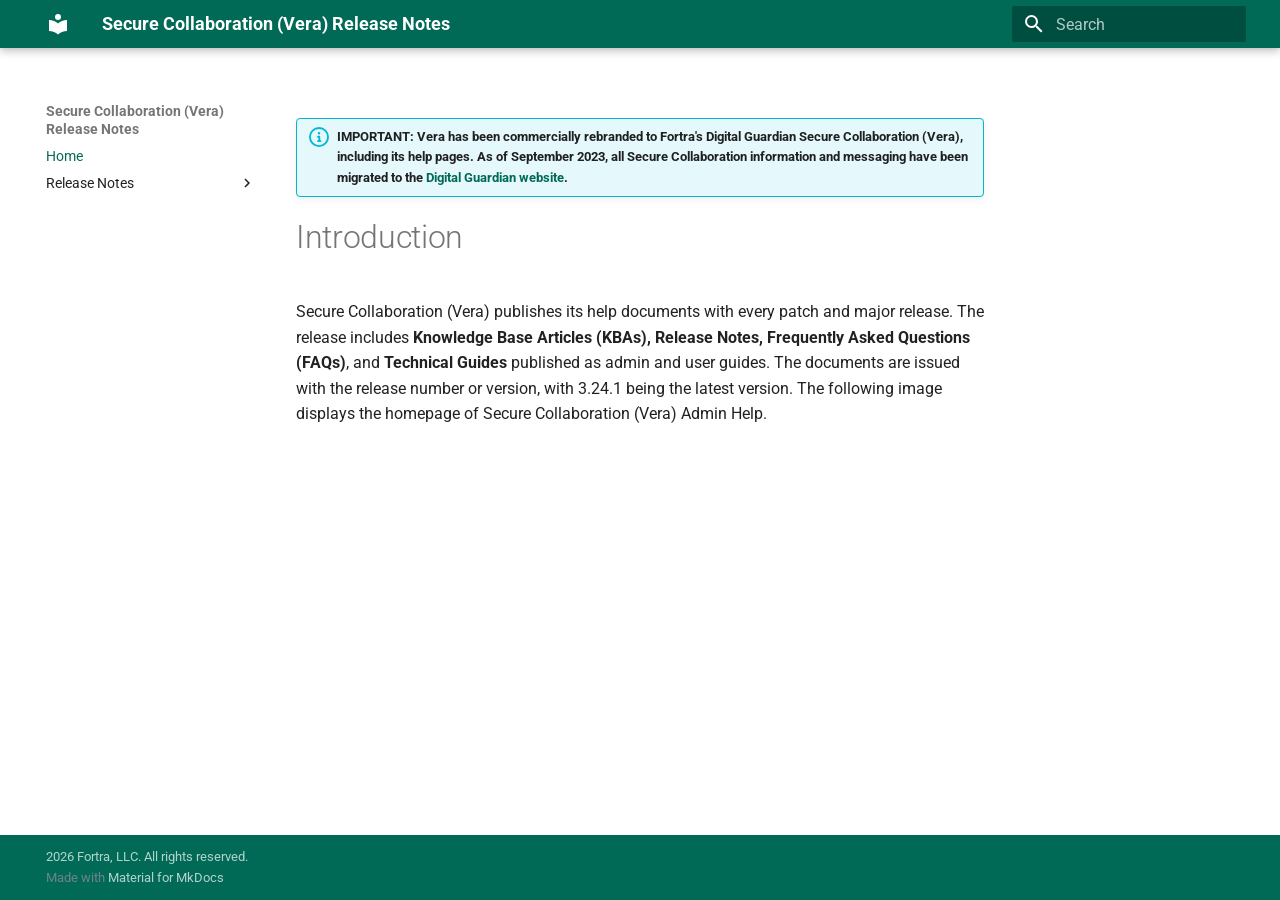
<file: index.html>
<!doctype html>
<html lang="en" class="no-js">
  <head>
    
      <meta charset="utf-8">
      <meta name="viewport" content="width=device-width,initial-scale=1">
      
      
      
      
      
        <link rel="next" href="release-notes/2026/3.25.0/">
      
      
        
      
      
      <link rel="icon" href="assets/images/favicon.png">
      <meta name="generator" content="mkdocs-1.6.1, mkdocs-material-9.7.4">
    
    
      
        <title>Secure Collaboration (Vera) Release Notes</title>
      
    
    
      <link rel="stylesheet" href="assets/stylesheets/main.484c7ddc.min.css">
      
      
  
  
    
      
      
    
  
    
      
      
    
  
    
      
      
    
  
    
      
      
    
  
    
      
      
    
  
    
      
      
    
  
    
      
      
    
  
    
      
      
    
  
    
      
      
    
  
    
      
      
    
  
    
      
      
    
  
    
      
      
    
  
  
  <style>:root{--md-admonition-icon--note:url('data:image/svg+xml;charset=utf-8,%3Csvg%20xmlns%3D%22http%3A//www.w3.org/2000/svg%22%20viewBox%3D%220%200%2016%2016%22%3E%3Cpath%20d%3D%22M1%207.775V2.75C1%201.784%201.784%201%202.75%201h5.025c.464%200%20.91.184%201.238.513l6.25%206.25a1.75%201.75%200%200%201%200%202.474l-5.026%205.026a1.75%201.75%200%200%201-2.474%200l-6.25-6.25A1.75%201.75%200%200%201%201%207.775m1.5%200c0%20.066.026.13.073.177l6.25%206.25a.25.25%200%200%200%20.354%200l5.025-5.025a.25.25%200%200%200%200-.354l-6.25-6.25a.25.25%200%200%200-.177-.073H2.75a.25.25%200%200%200-.25.25ZM6%205a1%201%200%201%201%200%202%201%201%200%200%201%200-2%22/%3E%3C/svg%3E');--md-admonition-icon--abstract:url('data:image/svg+xml;charset=utf-8,%3Csvg%20xmlns%3D%22http%3A//www.w3.org/2000/svg%22%20viewBox%3D%220%200%2016%2016%22%3E%3Cpath%20d%3D%22M2.5%201.75v11.5c0%20.138.112.25.25.25h3.17a.75.75%200%200%201%200%201.5H2.75A1.75%201.75%200%200%201%201%2013.25V1.75C1%20.784%201.784%200%202.75%200h8.5C12.216%200%2013%20.784%2013%201.75v7.736a.75.75%200%200%201-1.5%200V1.75a.25.25%200%200%200-.25-.25h-8.5a.25.25%200%200%200-.25.25m13.274%209.537zl-4.557%204.45a.75.75%200%200%201-1.055-.008l-1.943-1.95a.75.75%200%200%201%201.062-1.058l1.419%201.425%204.026-3.932a.75.75%200%201%201%201.048%201.074M4.75%204h4.5a.75.75%200%200%201%200%201.5h-4.5a.75.75%200%200%201%200-1.5M4%207.75A.75.75%200%200%201%204.75%207h2a.75.75%200%200%201%200%201.5h-2A.75.75%200%200%201%204%207.75%22/%3E%3C/svg%3E');--md-admonition-icon--info:url('data:image/svg+xml;charset=utf-8,%3Csvg%20xmlns%3D%22http%3A//www.w3.org/2000/svg%22%20viewBox%3D%220%200%2016%2016%22%3E%3Cpath%20d%3D%22M0%208a8%208%200%201%201%2016%200A8%208%200%200%201%200%208m8-6.5a6.5%206.5%200%201%200%200%2013%206.5%206.5%200%200%200%200-13M6.5%207.75A.75.75%200%200%201%207.25%207h1a.75.75%200%200%201%20.75.75v2.75h.25a.75.75%200%200%201%200%201.5h-2a.75.75%200%200%201%200-1.5h.25v-2h-.25a.75.75%200%200%201-.75-.75M8%206a1%201%200%201%201%200-2%201%201%200%200%201%200%202%22/%3E%3C/svg%3E');--md-admonition-icon--tip:url('data:image/svg+xml;charset=utf-8,%3Csvg%20xmlns%3D%22http%3A//www.w3.org/2000/svg%22%20viewBox%3D%220%200%2016%2016%22%3E%3Cpath%20d%3D%22M3.499.75a.75.75%200%200%201%201.5%200v.996C5.9%202.903%206.793%203.65%207.662%204.376l.24.202c-.036-.694.055-1.422.426-2.163C9.1.873%2010.794-.045%2012.622.26%2014.408.558%2016%201.94%2016%204.25c0%201.278-.954%202.575-2.44%202.734l.146.508.065.22c.203.701.412%201.455.476%202.226.142%201.707-.4%203.03-1.487%203.898C11.714%2014.671%2010.27%2015%208.75%2015h-6a.75.75%200%200%201%200-1.5h1.376a4.5%204.5%200%200%201-.563-1.191%203.84%203.84%200%200%201-.05-2.063%204.65%204.65%200%200%201-2.025-.293.75.75%200%200%201%20.525-1.406c1.357.507%202.376-.006%202.698-.318l.009-.01a.747.747%200%200%201%201.06%200%20.75.75%200%200%201-.012%201.074c-.912.92-.992%201.835-.768%202.586.221.74.745%201.337%201.196%201.621H8.75c1.343%200%202.398-.296%203.074-.836.635-.507%201.036-1.31.928-2.602-.05-.603-.216-1.224-.422-1.93l-.064-.221c-.12-.407-.246-.84-.353-1.29a2.4%202.4%200%200%201-.507-.441%203.1%203.1%200%200%201-.633-1.248.75.75%200%200%201%201.455-.364c.046.185.144.436.31.627.146.168.353.305.712.305.738%200%201.25-.615%201.25-1.25%200-1.47-.95-2.315-2.123-2.51-1.172-.196-2.227.387-2.706%201.345-.46.92-.27%201.774.019%203.062l.042.19.01.05c.348.443.666.949.94%201.553a.75.75%200%201%201-1.365.62c-.553-1.217-1.32-1.94-2.3-2.768L6.7%205.527c-.814-.68-1.75-1.462-2.692-2.619a3.7%203.7%200%200%200-1.023.88c-.406.495-.663%201.036-.722%201.508.116.122.306.21.591.239.388.038.797-.06%201.032-.19a.75.75%200%200%201%20.728%201.31c-.515.287-1.23.439-1.906.373-.682-.067-1.473-.38-1.879-1.193L.75%205.677V5.5c0-.984.48-1.94%201.077-2.664.46-.559%201.05-1.055%201.673-1.353z%22/%3E%3C/svg%3E');--md-admonition-icon--success:url('data:image/svg+xml;charset=utf-8,%3Csvg%20xmlns%3D%22http%3A//www.w3.org/2000/svg%22%20viewBox%3D%220%200%2016%2016%22%3E%3Cpath%20d%3D%22M13.78%204.22a.75.75%200%200%201%200%201.06l-7.25%207.25a.75.75%200%200%201-1.06%200L2.22%209.28a.75.75%200%200%201%20.018-1.042.75.75%200%200%201%201.042-.018L6%2010.94l6.72-6.72a.75.75%200%200%201%201.06%200%22/%3E%3C/svg%3E');--md-admonition-icon--question:url('data:image/svg+xml;charset=utf-8,%3Csvg%20xmlns%3D%22http%3A//www.w3.org/2000/svg%22%20viewBox%3D%220%200%2016%2016%22%3E%3Cpath%20d%3D%22M0%208a8%208%200%201%201%2016%200A8%208%200%200%201%200%208m8-6.5a6.5%206.5%200%201%200%200%2013%206.5%206.5%200%200%200%200-13M6.92%206.085h.001a.749.749%200%201%201-1.342-.67c.169-.339.436-.701.849-.977C6.845%204.16%207.369%204%208%204a2.76%202.76%200%200%201%201.637.525c.503.377.863.965.863%201.725%200%20.448-.115.83-.329%201.15-.205.307-.47.513-.692.662-.109.072-.22.138-.313.195l-.006.004a6%206%200%200%200-.26.16%201%201%200%200%200-.276.245.75.75%200%200%201-1.248-.832c.184-.264.42-.489.692-.661q.154-.1.313-.195l.007-.004c.1-.061.182-.11.258-.161a1%201%200%200%200%20.277-.245C8.96%206.514%209%206.427%209%206.25a.61.61%200%200%200-.262-.525A1.27%201.27%200%200%200%208%205.5c-.369%200-.595.09-.74.187a1%201%200%200%200-.34.398M9%2011a1%201%200%201%201-2%200%201%201%200%200%201%202%200%22/%3E%3C/svg%3E');--md-admonition-icon--warning:url('data:image/svg+xml;charset=utf-8,%3Csvg%20xmlns%3D%22http%3A//www.w3.org/2000/svg%22%20viewBox%3D%220%200%2016%2016%22%3E%3Cpath%20d%3D%22M6.457%201.047c.659-1.234%202.427-1.234%203.086%200l6.082%2011.378A1.75%201.75%200%200%201%2014.082%2015H1.918a1.75%201.75%200%200%201-1.543-2.575Zm1.763.707a.25.25%200%200%200-.44%200L1.698%2013.132a.25.25%200%200%200%20.22.368h12.164a.25.25%200%200%200%20.22-.368Zm.53%203.996v2.5a.75.75%200%200%201-1.5%200v-2.5a.75.75%200%200%201%201.5%200M9%2011a1%201%200%201%201-2%200%201%201%200%200%201%202%200%22/%3E%3C/svg%3E');--md-admonition-icon--failure:url('data:image/svg+xml;charset=utf-8,%3Csvg%20xmlns%3D%22http%3A//www.w3.org/2000/svg%22%20viewBox%3D%220%200%2016%2016%22%3E%3Cpath%20d%3D%22M2.344%202.343za8%208%200%200%201%2011.314%2011.314A8.002%208.002%200%200%201%20.234%2010.089a8%208%200%200%201%202.11-7.746m1.06%2010.253a6.5%206.5%200%201%200%209.108-9.275%206.5%206.5%200%200%200-9.108%209.275M6.03%204.97%208%206.94l1.97-1.97a.749.749%200%200%201%201.275.326.75.75%200%200%201-.215.734L9.06%208l1.97%201.97a.749.749%200%200%201-.326%201.275.75.75%200%200%201-.734-.215L8%209.06l-1.97%201.97a.749.749%200%200%201-1.275-.326.75.75%200%200%201%20.215-.734L6.94%208%204.97%206.03a.75.75%200%200%201%20.018-1.042.75.75%200%200%201%201.042-.018%22/%3E%3C/svg%3E');--md-admonition-icon--danger:url('data:image/svg+xml;charset=utf-8,%3Csvg%20xmlns%3D%22http%3A//www.w3.org/2000/svg%22%20viewBox%3D%220%200%2016%2016%22%3E%3Cpath%20d%3D%22M9.504.43a1.516%201.516%200%200%201%202.437%201.713L10.415%205.5h2.123c1.57%200%202.346%201.909%201.22%203.004l-7.34%207.142a1.25%201.25%200%200%201-.871.354h-.302a1.25%201.25%200%200%201-1.157-1.723L5.633%2010.5H3.462c-1.57%200-2.346-1.909-1.22-3.004zm1.047%201.074L3.286%208.571A.25.25%200%200%200%203.462%209H6.75a.75.75%200%200%201%20.694%201.034l-1.713%204.188%206.982-6.793A.25.25%200%200%200%2012.538%207H9.25a.75.75%200%200%201-.683-1.06l2.008-4.418.003-.006-.004-.009-.006-.006-.008-.001q-.005%200-.009.004%22/%3E%3C/svg%3E');--md-admonition-icon--bug:url('data:image/svg+xml;charset=utf-8,%3Csvg%20xmlns%3D%22http%3A//www.w3.org/2000/svg%22%20viewBox%3D%220%200%2016%2016%22%3E%3Cpath%20d%3D%22M4.72.22a.75.75%200%200%201%201.06%200l1%20.999a3.5%203.5%200%200%201%202.441%200l.999-1a.748.748%200%200%201%201.265.332.75.75%200%200%201-.205.729l-.775.776c.616.63.995%201.493.995%202.444v.327q0%20.15-.025.292c.408.14.764.392%201.029.722l1.968-.787a.75.75%200%200%201%20.556%201.392L13%207.258V9h2.25a.75.75%200%200%201%200%201.5H13v.5q-.002.615-.141%201.186l2.17.868a.75.75%200%200%201-.557%201.392l-2.184-.873A5%205%200%200%201%208%2016a5%205%200%200%201-4.288-2.427l-2.183.873a.75.75%200%200%201-.558-1.392l2.17-.868A5%205%200%200%201%203%2011v-.5H.75a.75.75%200%200%201%200-1.5H3V7.258L.971%206.446a.75.75%200%200%201%20.558-1.392l1.967.787c.265-.33.62-.583%201.03-.722a1.7%201.7%200%200%201-.026-.292V4.5c0-.951.38-1.814.995-2.444L4.72%201.28a.75.75%200%200%201%200-1.06m.53%206.28a.75.75%200%200%200-.75.75V11a3.5%203.5%200%201%200%207%200V7.25a.75.75%200%200%200-.75-.75ZM6.173%205h3.654A.17.17%200%200%200%2010%204.827V4.5a2%202%200%201%200-4%200v.327c0%20.096.077.173.173.173%22/%3E%3C/svg%3E');--md-admonition-icon--example:url('data:image/svg+xml;charset=utf-8,%3Csvg%20xmlns%3D%22http%3A//www.w3.org/2000/svg%22%20viewBox%3D%220%200%2016%2016%22%3E%3Cpath%20d%3D%22M5%205.782V2.5h-.25a.75.75%200%200%201%200-1.5h6.5a.75.75%200%200%201%200%201.5H11v3.282l3.666%205.76C15.619%2013.04%2014.543%2015%2012.767%2015H3.233c-1.776%200-2.852-1.96-1.899-3.458Zm-2.4%206.565a.75.75%200%200%200%20.633%201.153h9.534a.75.75%200%200%200%20.633-1.153L12.225%2010.5h-8.45ZM9.5%202.5h-3V6c0%20.143-.04.283-.117.403L4.73%209h6.54L9.617%206.403A.75.75%200%200%201%209.5%206Z%22/%3E%3C/svg%3E');--md-admonition-icon--quote:url('data:image/svg+xml;charset=utf-8,%3Csvg%20xmlns%3D%22http%3A//www.w3.org/2000/svg%22%20viewBox%3D%220%200%2016%2016%22%3E%3Cpath%20d%3D%22M1.75%202.5h10.5a.75.75%200%200%201%200%201.5H1.75a.75.75%200%200%201%200-1.5m4%205h8.5a.75.75%200%200%201%200%201.5h-8.5a.75.75%200%200%201%200-1.5m0%205h8.5a.75.75%200%200%201%200%201.5h-8.5a.75.75%200%200%201%200-1.5M2.5%207.75v6a.75.75%200%200%201-1.5%200v-6a.75.75%200%200%201%201.5%200%22/%3E%3C/svg%3E');}</style>



    
    
      
    
    
      
        
        
        <link rel="preconnect" href="https://fonts.gstatic.com" crossorigin>
        <link rel="stylesheet" href="https://fonts.googleapis.com/css?family=Roboto:300,300i,400,400i,700,700i%7CRoboto+Mono:400,400i,700,700i&display=fallback">
        <style>:root{--md-text-font:"Roboto";--md-code-font:"Roboto Mono"}</style>
      
    
    
      <link rel="stylesheet" href="stylesheets/extra.css">
    
    <script>__md_scope=new URL(".",location),__md_hash=e=>[...e].reduce(((e,_)=>(e<<5)-e+_.charCodeAt(0)),0),__md_get=(e,_=localStorage,t=__md_scope)=>JSON.parse(_.getItem(t.pathname+"."+e)),__md_set=(e,_,t=localStorage,a=__md_scope)=>{try{t.setItem(a.pathname+"."+e,JSON.stringify(_))}catch(e){}}</script>
    
      

    
    
  </head>
  
  
    <body dir="ltr">
  
    
    <input class="md-toggle" data-md-toggle="drawer" type="checkbox" id="__drawer" autocomplete="off">
    <input class="md-toggle" data-md-toggle="search" type="checkbox" id="__search" autocomplete="off">
    <label class="md-overlay" for="__drawer"></label>
    <div data-md-component="skip">
      
        
        <a href="#introduction" class="md-skip">
          Skip to content
        </a>
      
    </div>
    <div data-md-component="announce">
      
    </div>
    
    
      

  

<header class="md-header md-header--shadow" data-md-component="header">
  <nav class="md-header__inner md-grid" aria-label="Header">
    <a href="." title="Secure Collaboration (Vera) Release Notes" class="md-header__button md-logo" aria-label="Secure Collaboration (Vera) Release Notes" data-md-component="logo">
      
  
  <svg xmlns="http://www.w3.org/2000/svg" viewBox="0 0 24 24"><path d="M12 8a3 3 0 0 0 3-3 3 3 0 0 0-3-3 3 3 0 0 0-3 3 3 3 0 0 0 3 3m0 3.54C9.64 9.35 6.5 8 3 8v11c3.5 0 6.64 1.35 9 3.54 2.36-2.19 5.5-3.54 9-3.54V8c-3.5 0-6.64 1.35-9 3.54"/></svg>

    </a>
    <label class="md-header__button md-icon" for="__drawer">
      
      <svg xmlns="http://www.w3.org/2000/svg" viewBox="0 0 24 24"><path d="M3 6h18v2H3zm0 5h18v2H3zm0 5h18v2H3z"/></svg>
    </label>
    <div class="md-header__title" data-md-component="header-title">
      <div class="md-header__ellipsis">
        <div class="md-header__topic">
          <span class="md-ellipsis">
            Secure Collaboration (Vera) Release Notes
          </span>
        </div>
        <div class="md-header__topic" data-md-component="header-topic">
          <span class="md-ellipsis">
            
              Home
            
          </span>
        </div>
      </div>
    </div>
    
    
      <script>var palette=__md_get("__palette");if(palette&&palette.color){if("(prefers-color-scheme)"===palette.color.media){var media=matchMedia("(prefers-color-scheme: light)"),input=document.querySelector(media.matches?"[data-md-color-media='(prefers-color-scheme: light)']":"[data-md-color-media='(prefers-color-scheme: dark)']");palette.color.media=input.getAttribute("data-md-color-media"),palette.color.scheme=input.getAttribute("data-md-color-scheme"),palette.color.primary=input.getAttribute("data-md-color-primary"),palette.color.accent=input.getAttribute("data-md-color-accent")}for(var[key,value]of Object.entries(palette.color))document.body.setAttribute("data-md-color-"+key,value)}</script>
    
    
    
      
      
        <label class="md-header__button md-icon" for="__search">
          
          <svg xmlns="http://www.w3.org/2000/svg" viewBox="0 0 24 24"><path d="M9.5 3A6.5 6.5 0 0 1 16 9.5c0 1.61-.59 3.09-1.56 4.23l.27.27h.79l5 5-1.5 1.5-5-5v-.79l-.27-.27A6.52 6.52 0 0 1 9.5 16 6.5 6.5 0 0 1 3 9.5 6.5 6.5 0 0 1 9.5 3m0 2C7 5 5 7 5 9.5S7 14 9.5 14 14 12 14 9.5 12 5 9.5 5"/></svg>
        </label>
        <div class="md-search" data-md-component="search" role="dialog">
  <label class="md-search__overlay" for="__search"></label>
  <div class="md-search__inner" role="search">
    <form class="md-search__form" name="search">
      <input type="text" class="md-search__input" name="query" aria-label="Search" placeholder="Search" autocapitalize="off" autocorrect="off" autocomplete="off" spellcheck="false" data-md-component="search-query" required>
      <label class="md-search__icon md-icon" for="__search">
        
        <svg xmlns="http://www.w3.org/2000/svg" viewBox="0 0 24 24"><path d="M9.5 3A6.5 6.5 0 0 1 16 9.5c0 1.61-.59 3.09-1.56 4.23l.27.27h.79l5 5-1.5 1.5-5-5v-.79l-.27-.27A6.52 6.52 0 0 1 9.5 16 6.5 6.5 0 0 1 3 9.5 6.5 6.5 0 0 1 9.5 3m0 2C7 5 5 7 5 9.5S7 14 9.5 14 14 12 14 9.5 12 5 9.5 5"/></svg>
        
        <svg xmlns="http://www.w3.org/2000/svg" viewBox="0 0 24 24"><path d="M20 11v2H8l5.5 5.5-1.42 1.42L4.16 12l7.92-7.92L13.5 5.5 8 11z"/></svg>
      </label>
      <nav class="md-search__options" aria-label="Search">
        
        <button type="reset" class="md-search__icon md-icon" title="Clear" aria-label="Clear" tabindex="-1">
          
          <svg xmlns="http://www.w3.org/2000/svg" viewBox="0 0 24 24"><path d="M19 6.41 17.59 5 12 10.59 6.41 5 5 6.41 10.59 12 5 17.59 6.41 19 12 13.41 17.59 19 19 17.59 13.41 12z"/></svg>
        </button>
      </nav>
      
    </form>
    <div class="md-search__output">
      <div class="md-search__scrollwrap" tabindex="0" data-md-scrollfix>
        <div class="md-search-result" data-md-component="search-result">
          <div class="md-search-result__meta">
            Initializing search
          </div>
          <ol class="md-search-result__list" role="presentation"></ol>
        </div>
      </div>
    </div>
  </div>
</div>
      
    
    
  </nav>
  
</header>
    
    <div class="md-container" data-md-component="container">
      
      
        
          
        
      
      <main class="md-main" data-md-component="main">
        <div class="md-main__inner md-grid">
          
            
              
              <div class="md-sidebar md-sidebar--primary" data-md-component="sidebar" data-md-type="navigation" >
                <div class="md-sidebar__scrollwrap">
                  <div class="md-sidebar__inner">
                    



<nav class="md-nav md-nav--primary" aria-label="Navigation" data-md-level="0">
  <label class="md-nav__title" for="__drawer">
    <a href="." title="Secure Collaboration (Vera) Release Notes" class="md-nav__button md-logo" aria-label="Secure Collaboration (Vera) Release Notes" data-md-component="logo">
      
  
  <svg xmlns="http://www.w3.org/2000/svg" viewBox="0 0 24 24"><path d="M12 8a3 3 0 0 0 3-3 3 3 0 0 0-3-3 3 3 0 0 0-3 3 3 3 0 0 0 3 3m0 3.54C9.64 9.35 6.5 8 3 8v11c3.5 0 6.64 1.35 9 3.54 2.36-2.19 5.5-3.54 9-3.54V8c-3.5 0-6.64 1.35-9 3.54"/></svg>

    </a>
    Secure Collaboration (Vera) Release Notes
  </label>
  
  <ul class="md-nav__list" data-md-scrollfix>
    
      
      
  
  
    
  
  
  
    <li class="md-nav__item md-nav__item--active">
      
      <input class="md-nav__toggle md-toggle" type="checkbox" id="__toc">
      
      
        
      
      
      <a href="." class="md-nav__link md-nav__link--active">
        
  
  
  <span class="md-ellipsis">
    
  
    Home
  

    
  </span>
  
  

      </a>
      
    </li>
  

    
      
      
  
  
  
  
    
    
    
    
    
    <li class="md-nav__item md-nav__item--nested">
      
        
        
        <input class="md-nav__toggle md-toggle " type="checkbox" id="__nav_2" >
        
          
          <label class="md-nav__link" for="__nav_2" id="__nav_2_label" tabindex="0">
            
  
  
  <span class="md-ellipsis">
    
  
    Release Notes
  

    
  </span>
  
  

            <span class="md-nav__icon md-icon"></span>
          </label>
        
        <nav class="md-nav" data-md-level="1" aria-labelledby="__nav_2_label" aria-expanded="false">
          <label class="md-nav__title" for="__nav_2">
            <span class="md-nav__icon md-icon"></span>
            
  
    Release Notes
  

          </label>
          <ul class="md-nav__list" data-md-scrollfix>
            
              
                
  
  
  
  
    
    
    
    
    
    <li class="md-nav__item md-nav__item--nested">
      
        
        
        <input class="md-nav__toggle md-toggle " type="checkbox" id="__nav_2_1" >
        
          
          <label class="md-nav__link" for="__nav_2_1" id="__nav_2_1_label" tabindex="0">
            
  
  
  <span class="md-ellipsis">
    
  
    2026
  

    
  </span>
  
  

            <span class="md-nav__icon md-icon"></span>
          </label>
        
        <nav class="md-nav" data-md-level="2" aria-labelledby="__nav_2_1_label" aria-expanded="false">
          <label class="md-nav__title" for="__nav_2_1">
            <span class="md-nav__icon md-icon"></span>
            
  
    2026
  

          </label>
          <ul class="md-nav__list" data-md-scrollfix>
            
              
                
  
  
  
  
    <li class="md-nav__item">
      <a href="release-notes/2026/3.25.0/" class="md-nav__link">
        
  
  
  <span class="md-ellipsis">
    
  
    Version 3.25.0
  

    
  </span>
  
  

      </a>
    </li>
  

              
            
          </ul>
        </nav>
      
    </li>
  

              
            
          </ul>
        </nav>
      
    </li>
  

    
  </ul>
</nav>
                  </div>
                </div>
              </div>
            
            
              
              <div class="md-sidebar md-sidebar--secondary" data-md-component="sidebar" data-md-type="toc" >
                <div class="md-sidebar__scrollwrap">
                  <div class="md-sidebar__inner">
                    

<nav class="md-nav md-nav--secondary" aria-label="Table of contents">
  
  
  
    
  
  
</nav>
                  </div>
                </div>
              </div>
            
          
          
            <div class="md-content" data-md-component="content">
              
              <article class="md-content__inner md-typeset">
                
                  



<div class="admonition info">
<p class="admonition-title"><strong>IMPORTANT:</strong> Vera has been commercially rebranded to Fortra's Digital Guardian Secure Collaboration (Vera), including its help pages. As of September 2023, all Secure Collaboration information and messaging have been migrated to the <a href="https://www.fortra.com/platform/secure-collaboration">Digital Guardian website</a>.</p>
</div>
<h1 id="introduction">Introduction</h1>
<p>Secure Collaboration (Vera) publishes its help documents with every patch and major release. The release includes <strong>Knowledge Base Articles (KBAs), Release Notes, Frequently Asked Questions (FAQs)</strong>, and <strong>Technical Guides</strong> published as admin and user guides. The documents are issued with the release number or version, with 3.24.1 being the latest version. The following image displays the homepage of Secure Collaboration (Vera) Admin Help.</p>












                
              </article>
            </div>
          
          
<script>var target=document.getElementById(location.hash.slice(1));target&&target.name&&(target.checked=target.name.startsWith("__tabbed_"))</script>
        </div>
        
      </main>
      
        <footer class="md-footer">
  
  <div class="md-footer-meta md-typeset">
    <div class="md-footer-meta__inner md-grid">
      <div class="md-copyright">
  
    <div class="md-copyright__highlight">
      2026 Fortra, LLC. All rights reserved.
    </div>
  
  
    Made with
    <a href="https://squidfunk.github.io/mkdocs-material/" target="_blank" rel="noopener">
      Material for MkDocs
    </a>
  
</div>
      
    </div>
  </div>
</footer>
      
    </div>
    <div class="md-dialog" data-md-component="dialog">
      <div class="md-dialog__inner md-typeset"></div>
    </div>
    
    
    
      
      
      <script id="__config" type="application/json">{"annotate": null, "base": ".", "features": [], "search": "assets/javascripts/workers/search.2c215733.min.js", "tags": null, "translations": {"clipboard.copied": "Copied to clipboard", "clipboard.copy": "Copy to clipboard", "search.result.more.one": "1 more on this page", "search.result.more.other": "# more on this page", "search.result.none": "No matching documents", "search.result.one": "1 matching document", "search.result.other": "# matching documents", "search.result.placeholder": "Type to start searching", "search.result.term.missing": "Missing", "select.version": "Select version"}, "version": null}</script>
    
    
      <script src="assets/javascripts/bundle.79ae519e.min.js"></script>
      
    
  </body>
</html>
</file>
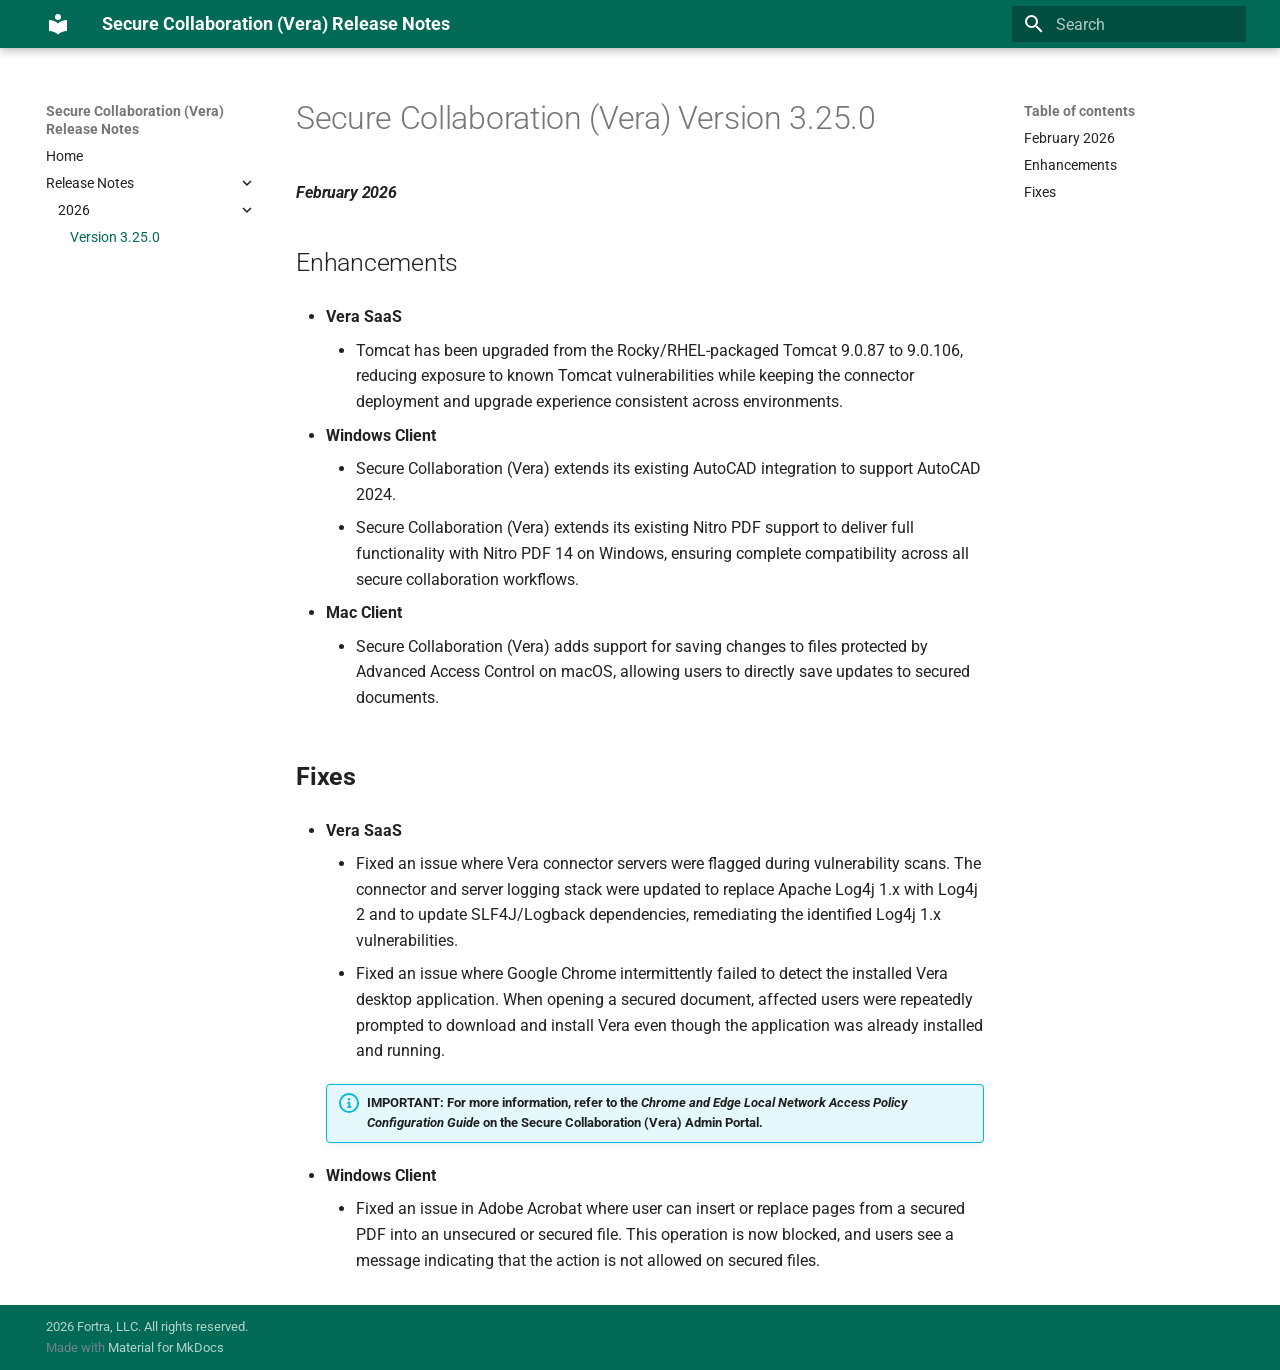
<file: release-notes/2026/3.25.0/index.html>
<!doctype html>
<html lang="en" class="no-js">
  <head>
    
      <meta charset="utf-8">
      <meta name="viewport" content="width=device-width,initial-scale=1">
      
      
      
      
        <link rel="prev" href="../../..">
      
      
      
        
      
      
      <link rel="icon" href="../../../assets/images/favicon.png">
      <meta name="generator" content="mkdocs-1.6.1, mkdocs-material-9.7.4">
    
    
      
        <title>Version 3.25.0 - Secure Collaboration (Vera) Release Notes</title>
      
    
    
      <link rel="stylesheet" href="../../../assets/stylesheets/main.484c7ddc.min.css">
      
      
  
  
    
      
      
    
  
    
      
      
    
  
    
      
      
    
  
    
      
      
    
  
    
      
      
    
  
    
      
      
    
  
    
      
      
    
  
    
      
      
    
  
    
      
      
    
  
    
      
      
    
  
    
      
      
    
  
    
      
      
    
  
  
  <style>:root{--md-admonition-icon--note:url('data:image/svg+xml;charset=utf-8,%3Csvg%20xmlns%3D%22http%3A//www.w3.org/2000/svg%22%20viewBox%3D%220%200%2016%2016%22%3E%3Cpath%20d%3D%22M1%207.775V2.75C1%201.784%201.784%201%202.75%201h5.025c.464%200%20.91.184%201.238.513l6.25%206.25a1.75%201.75%200%200%201%200%202.474l-5.026%205.026a1.75%201.75%200%200%201-2.474%200l-6.25-6.25A1.75%201.75%200%200%201%201%207.775m1.5%200c0%20.066.026.13.073.177l6.25%206.25a.25.25%200%200%200%20.354%200l5.025-5.025a.25.25%200%200%200%200-.354l-6.25-6.25a.25.25%200%200%200-.177-.073H2.75a.25.25%200%200%200-.25.25ZM6%205a1%201%200%201%201%200%202%201%201%200%200%201%200-2%22/%3E%3C/svg%3E');--md-admonition-icon--abstract:url('data:image/svg+xml;charset=utf-8,%3Csvg%20xmlns%3D%22http%3A//www.w3.org/2000/svg%22%20viewBox%3D%220%200%2016%2016%22%3E%3Cpath%20d%3D%22M2.5%201.75v11.5c0%20.138.112.25.25.25h3.17a.75.75%200%200%201%200%201.5H2.75A1.75%201.75%200%200%201%201%2013.25V1.75C1%20.784%201.784%200%202.75%200h8.5C12.216%200%2013%20.784%2013%201.75v7.736a.75.75%200%200%201-1.5%200V1.75a.25.25%200%200%200-.25-.25h-8.5a.25.25%200%200%200-.25.25m13.274%209.537zl-4.557%204.45a.75.75%200%200%201-1.055-.008l-1.943-1.95a.75.75%200%200%201%201.062-1.058l1.419%201.425%204.026-3.932a.75.75%200%201%201%201.048%201.074M4.75%204h4.5a.75.75%200%200%201%200%201.5h-4.5a.75.75%200%200%201%200-1.5M4%207.75A.75.75%200%200%201%204.75%207h2a.75.75%200%200%201%200%201.5h-2A.75.75%200%200%201%204%207.75%22/%3E%3C/svg%3E');--md-admonition-icon--info:url('data:image/svg+xml;charset=utf-8,%3Csvg%20xmlns%3D%22http%3A//www.w3.org/2000/svg%22%20viewBox%3D%220%200%2016%2016%22%3E%3Cpath%20d%3D%22M0%208a8%208%200%201%201%2016%200A8%208%200%200%201%200%208m8-6.5a6.5%206.5%200%201%200%200%2013%206.5%206.5%200%200%200%200-13M6.5%207.75A.75.75%200%200%201%207.25%207h1a.75.75%200%200%201%20.75.75v2.75h.25a.75.75%200%200%201%200%201.5h-2a.75.75%200%200%201%200-1.5h.25v-2h-.25a.75.75%200%200%201-.75-.75M8%206a1%201%200%201%201%200-2%201%201%200%200%201%200%202%22/%3E%3C/svg%3E');--md-admonition-icon--tip:url('data:image/svg+xml;charset=utf-8,%3Csvg%20xmlns%3D%22http%3A//www.w3.org/2000/svg%22%20viewBox%3D%220%200%2016%2016%22%3E%3Cpath%20d%3D%22M3.499.75a.75.75%200%200%201%201.5%200v.996C5.9%202.903%206.793%203.65%207.662%204.376l.24.202c-.036-.694.055-1.422.426-2.163C9.1.873%2010.794-.045%2012.622.26%2014.408.558%2016%201.94%2016%204.25c0%201.278-.954%202.575-2.44%202.734l.146.508.065.22c.203.701.412%201.455.476%202.226.142%201.707-.4%203.03-1.487%203.898C11.714%2014.671%2010.27%2015%208.75%2015h-6a.75.75%200%200%201%200-1.5h1.376a4.5%204.5%200%200%201-.563-1.191%203.84%203.84%200%200%201-.05-2.063%204.65%204.65%200%200%201-2.025-.293.75.75%200%200%201%20.525-1.406c1.357.507%202.376-.006%202.698-.318l.009-.01a.747.747%200%200%201%201.06%200%20.75.75%200%200%201-.012%201.074c-.912.92-.992%201.835-.768%202.586.221.74.745%201.337%201.196%201.621H8.75c1.343%200%202.398-.296%203.074-.836.635-.507%201.036-1.31.928-2.602-.05-.603-.216-1.224-.422-1.93l-.064-.221c-.12-.407-.246-.84-.353-1.29a2.4%202.4%200%200%201-.507-.441%203.1%203.1%200%200%201-.633-1.248.75.75%200%200%201%201.455-.364c.046.185.144.436.31.627.146.168.353.305.712.305.738%200%201.25-.615%201.25-1.25%200-1.47-.95-2.315-2.123-2.51-1.172-.196-2.227.387-2.706%201.345-.46.92-.27%201.774.019%203.062l.042.19.01.05c.348.443.666.949.94%201.553a.75.75%200%201%201-1.365.62c-.553-1.217-1.32-1.94-2.3-2.768L6.7%205.527c-.814-.68-1.75-1.462-2.692-2.619a3.7%203.7%200%200%200-1.023.88c-.406.495-.663%201.036-.722%201.508.116.122.306.21.591.239.388.038.797-.06%201.032-.19a.75.75%200%200%201%20.728%201.31c-.515.287-1.23.439-1.906.373-.682-.067-1.473-.38-1.879-1.193L.75%205.677V5.5c0-.984.48-1.94%201.077-2.664.46-.559%201.05-1.055%201.673-1.353z%22/%3E%3C/svg%3E');--md-admonition-icon--success:url('data:image/svg+xml;charset=utf-8,%3Csvg%20xmlns%3D%22http%3A//www.w3.org/2000/svg%22%20viewBox%3D%220%200%2016%2016%22%3E%3Cpath%20d%3D%22M13.78%204.22a.75.75%200%200%201%200%201.06l-7.25%207.25a.75.75%200%200%201-1.06%200L2.22%209.28a.75.75%200%200%201%20.018-1.042.75.75%200%200%201%201.042-.018L6%2010.94l6.72-6.72a.75.75%200%200%201%201.06%200%22/%3E%3C/svg%3E');--md-admonition-icon--question:url('data:image/svg+xml;charset=utf-8,%3Csvg%20xmlns%3D%22http%3A//www.w3.org/2000/svg%22%20viewBox%3D%220%200%2016%2016%22%3E%3Cpath%20d%3D%22M0%208a8%208%200%201%201%2016%200A8%208%200%200%201%200%208m8-6.5a6.5%206.5%200%201%200%200%2013%206.5%206.5%200%200%200%200-13M6.92%206.085h.001a.749.749%200%201%201-1.342-.67c.169-.339.436-.701.849-.977C6.845%204.16%207.369%204%208%204a2.76%202.76%200%200%201%201.637.525c.503.377.863.965.863%201.725%200%20.448-.115.83-.329%201.15-.205.307-.47.513-.692.662-.109.072-.22.138-.313.195l-.006.004a6%206%200%200%200-.26.16%201%201%200%200%200-.276.245.75.75%200%200%201-1.248-.832c.184-.264.42-.489.692-.661q.154-.1.313-.195l.007-.004c.1-.061.182-.11.258-.161a1%201%200%200%200%20.277-.245C8.96%206.514%209%206.427%209%206.25a.61.61%200%200%200-.262-.525A1.27%201.27%200%200%200%208%205.5c-.369%200-.595.09-.74.187a1%201%200%200%200-.34.398M9%2011a1%201%200%201%201-2%200%201%201%200%200%201%202%200%22/%3E%3C/svg%3E');--md-admonition-icon--warning:url('data:image/svg+xml;charset=utf-8,%3Csvg%20xmlns%3D%22http%3A//www.w3.org/2000/svg%22%20viewBox%3D%220%200%2016%2016%22%3E%3Cpath%20d%3D%22M6.457%201.047c.659-1.234%202.427-1.234%203.086%200l6.082%2011.378A1.75%201.75%200%200%201%2014.082%2015H1.918a1.75%201.75%200%200%201-1.543-2.575Zm1.763.707a.25.25%200%200%200-.44%200L1.698%2013.132a.25.25%200%200%200%20.22.368h12.164a.25.25%200%200%200%20.22-.368Zm.53%203.996v2.5a.75.75%200%200%201-1.5%200v-2.5a.75.75%200%200%201%201.5%200M9%2011a1%201%200%201%201-2%200%201%201%200%200%201%202%200%22/%3E%3C/svg%3E');--md-admonition-icon--failure:url('data:image/svg+xml;charset=utf-8,%3Csvg%20xmlns%3D%22http%3A//www.w3.org/2000/svg%22%20viewBox%3D%220%200%2016%2016%22%3E%3Cpath%20d%3D%22M2.344%202.343za8%208%200%200%201%2011.314%2011.314A8.002%208.002%200%200%201%20.234%2010.089a8%208%200%200%201%202.11-7.746m1.06%2010.253a6.5%206.5%200%201%200%209.108-9.275%206.5%206.5%200%200%200-9.108%209.275M6.03%204.97%208%206.94l1.97-1.97a.749.749%200%200%201%201.275.326.75.75%200%200%201-.215.734L9.06%208l1.97%201.97a.749.749%200%200%201-.326%201.275.75.75%200%200%201-.734-.215L8%209.06l-1.97%201.97a.749.749%200%200%201-1.275-.326.75.75%200%200%201%20.215-.734L6.94%208%204.97%206.03a.75.75%200%200%201%20.018-1.042.75.75%200%200%201%201.042-.018%22/%3E%3C/svg%3E');--md-admonition-icon--danger:url('data:image/svg+xml;charset=utf-8,%3Csvg%20xmlns%3D%22http%3A//www.w3.org/2000/svg%22%20viewBox%3D%220%200%2016%2016%22%3E%3Cpath%20d%3D%22M9.504.43a1.516%201.516%200%200%201%202.437%201.713L10.415%205.5h2.123c1.57%200%202.346%201.909%201.22%203.004l-7.34%207.142a1.25%201.25%200%200%201-.871.354h-.302a1.25%201.25%200%200%201-1.157-1.723L5.633%2010.5H3.462c-1.57%200-2.346-1.909-1.22-3.004zm1.047%201.074L3.286%208.571A.25.25%200%200%200%203.462%209H6.75a.75.75%200%200%201%20.694%201.034l-1.713%204.188%206.982-6.793A.25.25%200%200%200%2012.538%207H9.25a.75.75%200%200%201-.683-1.06l2.008-4.418.003-.006-.004-.009-.006-.006-.008-.001q-.005%200-.009.004%22/%3E%3C/svg%3E');--md-admonition-icon--bug:url('data:image/svg+xml;charset=utf-8,%3Csvg%20xmlns%3D%22http%3A//www.w3.org/2000/svg%22%20viewBox%3D%220%200%2016%2016%22%3E%3Cpath%20d%3D%22M4.72.22a.75.75%200%200%201%201.06%200l1%20.999a3.5%203.5%200%200%201%202.441%200l.999-1a.748.748%200%200%201%201.265.332.75.75%200%200%201-.205.729l-.775.776c.616.63.995%201.493.995%202.444v.327q0%20.15-.025.292c.408.14.764.392%201.029.722l1.968-.787a.75.75%200%200%201%20.556%201.392L13%207.258V9h2.25a.75.75%200%200%201%200%201.5H13v.5q-.002.615-.141%201.186l2.17.868a.75.75%200%200%201-.557%201.392l-2.184-.873A5%205%200%200%201%208%2016a5%205%200%200%201-4.288-2.427l-2.183.873a.75.75%200%200%201-.558-1.392l2.17-.868A5%205%200%200%201%203%2011v-.5H.75a.75.75%200%200%201%200-1.5H3V7.258L.971%206.446a.75.75%200%200%201%20.558-1.392l1.967.787c.265-.33.62-.583%201.03-.722a1.7%201.7%200%200%201-.026-.292V4.5c0-.951.38-1.814.995-2.444L4.72%201.28a.75.75%200%200%201%200-1.06m.53%206.28a.75.75%200%200%200-.75.75V11a3.5%203.5%200%201%200%207%200V7.25a.75.75%200%200%200-.75-.75ZM6.173%205h3.654A.17.17%200%200%200%2010%204.827V4.5a2%202%200%201%200-4%200v.327c0%20.096.077.173.173.173%22/%3E%3C/svg%3E');--md-admonition-icon--example:url('data:image/svg+xml;charset=utf-8,%3Csvg%20xmlns%3D%22http%3A//www.w3.org/2000/svg%22%20viewBox%3D%220%200%2016%2016%22%3E%3Cpath%20d%3D%22M5%205.782V2.5h-.25a.75.75%200%200%201%200-1.5h6.5a.75.75%200%200%201%200%201.5H11v3.282l3.666%205.76C15.619%2013.04%2014.543%2015%2012.767%2015H3.233c-1.776%200-2.852-1.96-1.899-3.458Zm-2.4%206.565a.75.75%200%200%200%20.633%201.153h9.534a.75.75%200%200%200%20.633-1.153L12.225%2010.5h-8.45ZM9.5%202.5h-3V6c0%20.143-.04.283-.117.403L4.73%209h6.54L9.617%206.403A.75.75%200%200%201%209.5%206Z%22/%3E%3C/svg%3E');--md-admonition-icon--quote:url('data:image/svg+xml;charset=utf-8,%3Csvg%20xmlns%3D%22http%3A//www.w3.org/2000/svg%22%20viewBox%3D%220%200%2016%2016%22%3E%3Cpath%20d%3D%22M1.75%202.5h10.5a.75.75%200%200%201%200%201.5H1.75a.75.75%200%200%201%200-1.5m4%205h8.5a.75.75%200%200%201%200%201.5h-8.5a.75.75%200%200%201%200-1.5m0%205h8.5a.75.75%200%200%201%200%201.5h-8.5a.75.75%200%200%201%200-1.5M2.5%207.75v6a.75.75%200%200%201-1.5%200v-6a.75.75%200%200%201%201.5%200%22/%3E%3C/svg%3E');}</style>



    
    
      
    
    
      
        
        
        <link rel="preconnect" href="https://fonts.gstatic.com" crossorigin>
        <link rel="stylesheet" href="https://fonts.googleapis.com/css?family=Roboto:300,300i,400,400i,700,700i%7CRoboto+Mono:400,400i,700,700i&display=fallback">
        <style>:root{--md-text-font:"Roboto";--md-code-font:"Roboto Mono"}</style>
      
    
    
      <link rel="stylesheet" href="../../../stylesheets/extra.css">
    
    <script>__md_scope=new URL("../../..",location),__md_hash=e=>[...e].reduce(((e,_)=>(e<<5)-e+_.charCodeAt(0)),0),__md_get=(e,_=localStorage,t=__md_scope)=>JSON.parse(_.getItem(t.pathname+"."+e)),__md_set=(e,_,t=localStorage,a=__md_scope)=>{try{t.setItem(a.pathname+"."+e,JSON.stringify(_))}catch(e){}}</script>
    
      

    
    
  </head>
  
  
    <body dir="ltr">
  
    
    <input class="md-toggle" data-md-toggle="drawer" type="checkbox" id="__drawer" autocomplete="off">
    <input class="md-toggle" data-md-toggle="search" type="checkbox" id="__search" autocomplete="off">
    <label class="md-overlay" for="__drawer"></label>
    <div data-md-component="skip">
      
        
        <a href="#secure-collaboration-vera-version-3250" class="md-skip">
          Skip to content
        </a>
      
    </div>
    <div data-md-component="announce">
      
    </div>
    
    
      

  

<header class="md-header md-header--shadow" data-md-component="header">
  <nav class="md-header__inner md-grid" aria-label="Header">
    <a href="../../.." title="Secure Collaboration (Vera) Release Notes" class="md-header__button md-logo" aria-label="Secure Collaboration (Vera) Release Notes" data-md-component="logo">
      
  
  <svg xmlns="http://www.w3.org/2000/svg" viewBox="0 0 24 24"><path d="M12 8a3 3 0 0 0 3-3 3 3 0 0 0-3-3 3 3 0 0 0-3 3 3 3 0 0 0 3 3m0 3.54C9.64 9.35 6.5 8 3 8v11c3.5 0 6.64 1.35 9 3.54 2.36-2.19 5.5-3.54 9-3.54V8c-3.5 0-6.64 1.35-9 3.54"/></svg>

    </a>
    <label class="md-header__button md-icon" for="__drawer">
      
      <svg xmlns="http://www.w3.org/2000/svg" viewBox="0 0 24 24"><path d="M3 6h18v2H3zm0 5h18v2H3zm0 5h18v2H3z"/></svg>
    </label>
    <div class="md-header__title" data-md-component="header-title">
      <div class="md-header__ellipsis">
        <div class="md-header__topic">
          <span class="md-ellipsis">
            Secure Collaboration (Vera) Release Notes
          </span>
        </div>
        <div class="md-header__topic" data-md-component="header-topic">
          <span class="md-ellipsis">
            
              Version 3.25.0
            
          </span>
        </div>
      </div>
    </div>
    
    
      <script>var palette=__md_get("__palette");if(palette&&palette.color){if("(prefers-color-scheme)"===palette.color.media){var media=matchMedia("(prefers-color-scheme: light)"),input=document.querySelector(media.matches?"[data-md-color-media='(prefers-color-scheme: light)']":"[data-md-color-media='(prefers-color-scheme: dark)']");palette.color.media=input.getAttribute("data-md-color-media"),palette.color.scheme=input.getAttribute("data-md-color-scheme"),palette.color.primary=input.getAttribute("data-md-color-primary"),palette.color.accent=input.getAttribute("data-md-color-accent")}for(var[key,value]of Object.entries(palette.color))document.body.setAttribute("data-md-color-"+key,value)}</script>
    
    
    
      
      
        <label class="md-header__button md-icon" for="__search">
          
          <svg xmlns="http://www.w3.org/2000/svg" viewBox="0 0 24 24"><path d="M9.5 3A6.5 6.5 0 0 1 16 9.5c0 1.61-.59 3.09-1.56 4.23l.27.27h.79l5 5-1.5 1.5-5-5v-.79l-.27-.27A6.52 6.52 0 0 1 9.5 16 6.5 6.5 0 0 1 3 9.5 6.5 6.5 0 0 1 9.5 3m0 2C7 5 5 7 5 9.5S7 14 9.5 14 14 12 14 9.5 12 5 9.5 5"/></svg>
        </label>
        <div class="md-search" data-md-component="search" role="dialog">
  <label class="md-search__overlay" for="__search"></label>
  <div class="md-search__inner" role="search">
    <form class="md-search__form" name="search">
      <input type="text" class="md-search__input" name="query" aria-label="Search" placeholder="Search" autocapitalize="off" autocorrect="off" autocomplete="off" spellcheck="false" data-md-component="search-query" required>
      <label class="md-search__icon md-icon" for="__search">
        
        <svg xmlns="http://www.w3.org/2000/svg" viewBox="0 0 24 24"><path d="M9.5 3A6.5 6.5 0 0 1 16 9.5c0 1.61-.59 3.09-1.56 4.23l.27.27h.79l5 5-1.5 1.5-5-5v-.79l-.27-.27A6.52 6.52 0 0 1 9.5 16 6.5 6.5 0 0 1 3 9.5 6.5 6.5 0 0 1 9.5 3m0 2C7 5 5 7 5 9.5S7 14 9.5 14 14 12 14 9.5 12 5 9.5 5"/></svg>
        
        <svg xmlns="http://www.w3.org/2000/svg" viewBox="0 0 24 24"><path d="M20 11v2H8l5.5 5.5-1.42 1.42L4.16 12l7.92-7.92L13.5 5.5 8 11z"/></svg>
      </label>
      <nav class="md-search__options" aria-label="Search">
        
        <button type="reset" class="md-search__icon md-icon" title="Clear" aria-label="Clear" tabindex="-1">
          
          <svg xmlns="http://www.w3.org/2000/svg" viewBox="0 0 24 24"><path d="M19 6.41 17.59 5 12 10.59 6.41 5 5 6.41 10.59 12 5 17.59 6.41 19 12 13.41 17.59 19 19 17.59 13.41 12z"/></svg>
        </button>
      </nav>
      
    </form>
    <div class="md-search__output">
      <div class="md-search__scrollwrap" tabindex="0" data-md-scrollfix>
        <div class="md-search-result" data-md-component="search-result">
          <div class="md-search-result__meta">
            Initializing search
          </div>
          <ol class="md-search-result__list" role="presentation"></ol>
        </div>
      </div>
    </div>
  </div>
</div>
      
    
    
  </nav>
  
</header>
    
    <div class="md-container" data-md-component="container">
      
      
        
          
        
      
      <main class="md-main" data-md-component="main">
        <div class="md-main__inner md-grid">
          
            
              
              <div class="md-sidebar md-sidebar--primary" data-md-component="sidebar" data-md-type="navigation" >
                <div class="md-sidebar__scrollwrap">
                  <div class="md-sidebar__inner">
                    



<nav class="md-nav md-nav--primary" aria-label="Navigation" data-md-level="0">
  <label class="md-nav__title" for="__drawer">
    <a href="../../.." title="Secure Collaboration (Vera) Release Notes" class="md-nav__button md-logo" aria-label="Secure Collaboration (Vera) Release Notes" data-md-component="logo">
      
  
  <svg xmlns="http://www.w3.org/2000/svg" viewBox="0 0 24 24"><path d="M12 8a3 3 0 0 0 3-3 3 3 0 0 0-3-3 3 3 0 0 0-3 3 3 3 0 0 0 3 3m0 3.54C9.64 9.35 6.5 8 3 8v11c3.5 0 6.64 1.35 9 3.54 2.36-2.19 5.5-3.54 9-3.54V8c-3.5 0-6.64 1.35-9 3.54"/></svg>

    </a>
    Secure Collaboration (Vera) Release Notes
  </label>
  
  <ul class="md-nav__list" data-md-scrollfix>
    
      
      
  
  
  
  
    <li class="md-nav__item">
      <a href="../../.." class="md-nav__link">
        
  
  
  <span class="md-ellipsis">
    
  
    Home
  

    
  </span>
  
  

      </a>
    </li>
  

    
      
      
  
  
    
  
  
  
    
    
    
    
    
    <li class="md-nav__item md-nav__item--active md-nav__item--nested">
      
        
        
        <input class="md-nav__toggle md-toggle " type="checkbox" id="__nav_2" checked>
        
          
          <label class="md-nav__link" for="__nav_2" id="__nav_2_label" tabindex="0">
            
  
  
  <span class="md-ellipsis">
    
  
    Release Notes
  

    
  </span>
  
  

            <span class="md-nav__icon md-icon"></span>
          </label>
        
        <nav class="md-nav" data-md-level="1" aria-labelledby="__nav_2_label" aria-expanded="true">
          <label class="md-nav__title" for="__nav_2">
            <span class="md-nav__icon md-icon"></span>
            
  
    Release Notes
  

          </label>
          <ul class="md-nav__list" data-md-scrollfix>
            
              
                
  
  
    
  
  
  
    
    
    
    
    
    <li class="md-nav__item md-nav__item--active md-nav__item--nested">
      
        
        
        <input class="md-nav__toggle md-toggle " type="checkbox" id="__nav_2_1" checked>
        
          
          <label class="md-nav__link" for="__nav_2_1" id="__nav_2_1_label" tabindex="0">
            
  
  
  <span class="md-ellipsis">
    
  
    2026
  

    
  </span>
  
  

            <span class="md-nav__icon md-icon"></span>
          </label>
        
        <nav class="md-nav" data-md-level="2" aria-labelledby="__nav_2_1_label" aria-expanded="true">
          <label class="md-nav__title" for="__nav_2_1">
            <span class="md-nav__icon md-icon"></span>
            
  
    2026
  

          </label>
          <ul class="md-nav__list" data-md-scrollfix>
            
              
                
  
  
    
  
  
  
    <li class="md-nav__item md-nav__item--active">
      
      <input class="md-nav__toggle md-toggle" type="checkbox" id="__toc">
      
      
        
      
      
        <label class="md-nav__link md-nav__link--active" for="__toc">
          
  
  
  <span class="md-ellipsis">
    
  
    Version 3.25.0
  

    
  </span>
  
  

          <span class="md-nav__icon md-icon"></span>
        </label>
      
      <a href="./" class="md-nav__link md-nav__link--active">
        
  
  
  <span class="md-ellipsis">
    
  
    Version 3.25.0
  

    
  </span>
  
  

      </a>
      
        

<nav class="md-nav md-nav--secondary" aria-label="Table of contents">
  
  
  
    
  
  
    <label class="md-nav__title" for="__toc">
      <span class="md-nav__icon md-icon"></span>
      Table of contents
    </label>
    <ul class="md-nav__list" data-md-component="toc" data-md-scrollfix>
      
        <li class="md-nav__item">
  <a href="#february-2026" class="md-nav__link">
    <span class="md-ellipsis">
      
        February 2026
      
    </span>
  </a>
  
</li>
      
        <li class="md-nav__item">
  <a href="#enhancements" class="md-nav__link">
    <span class="md-ellipsis">
      
        Enhancements
      
    </span>
  </a>
  
</li>
      
        <li class="md-nav__item">
  <a href="#fixes" class="md-nav__link">
    <span class="md-ellipsis">
      
        Fixes
      
    </span>
  </a>
  
</li>
      
    </ul>
  
</nav>
      
    </li>
  

              
            
          </ul>
        </nav>
      
    </li>
  

              
            
          </ul>
        </nav>
      
    </li>
  

    
  </ul>
</nav>
                  </div>
                </div>
              </div>
            
            
              
              <div class="md-sidebar md-sidebar--secondary" data-md-component="sidebar" data-md-type="toc" >
                <div class="md-sidebar__scrollwrap">
                  <div class="md-sidebar__inner">
                    

<nav class="md-nav md-nav--secondary" aria-label="Table of contents">
  
  
  
    
  
  
    <label class="md-nav__title" for="__toc">
      <span class="md-nav__icon md-icon"></span>
      Table of contents
    </label>
    <ul class="md-nav__list" data-md-component="toc" data-md-scrollfix>
      
        <li class="md-nav__item">
  <a href="#february-2026" class="md-nav__link">
    <span class="md-ellipsis">
      
        February 2026
      
    </span>
  </a>
  
</li>
      
        <li class="md-nav__item">
  <a href="#enhancements" class="md-nav__link">
    <span class="md-ellipsis">
      
        Enhancements
      
    </span>
  </a>
  
</li>
      
        <li class="md-nav__item">
  <a href="#fixes" class="md-nav__link">
    <span class="md-ellipsis">
      
        Fixes
      
    </span>
  </a>
  
</li>
      
    </ul>
  
</nav>
                  </div>
                </div>
              </div>
            
          
          
            <div class="md-content" data-md-component="content">
              
              <article class="md-content__inner md-typeset">
                
                  



<h1 id="secure-collaboration-vera-version-3250">Secure Collaboration (Vera) Version 3.25.0</h1>
<h4 id="february-2026"><em>February 2026</em></h4>
<h2 id="enhancements">Enhancements</h2>
<ul>
<li>
<p><strong>Vera SaaS</strong></p>
<ul>
<li>Tomcat has been upgraded from the Rocky/RHEL-packaged Tomcat 9.0.87 to 9.0.106, reducing exposure to known Tomcat vulnerabilities while keeping the connector deployment and upgrade experience consistent across environments.</li>
</ul>
</li>
<li>
<p><strong>Windows Client</strong></p>
<ul>
<li>Secure Collaboration (Vera) extends its existing AutoCAD integration to support AutoCAD 2024.</li>
<li>Secure Collaboration (Vera) extends its existing Nitro PDF support to deliver full functionality with Nitro PDF 14 on Windows, ensuring complete compatibility across all secure collaboration workflows.</li>
</ul>
</li>
<li>
<p><strong>Mac Client</strong></p>
<ul>
<li>Secure Collaboration (Vera) adds support for saving changes to files protected by Advanced Access Control on macOS, allowing users to directly save updates to secured documents.</li>
</ul>
</li>
</ul>
<h2 id="fixes"><strong>Fixes</strong></h2>
<ul>
<li>
<p><strong>Vera SaaS</strong></p>
<ul>
<li>Fixed an issue where Vera connector servers were flagged during vulnerability scans. The connector and server logging stack were updated to replace Apache Log4j 1.x with Log4j 2 and to update SLF4J/Logback dependencies, remediating the identified Log4j 1.x vulnerabilities.</li>
<li>Fixed an issue where Google Chrome intermittently failed to detect the installed Vera desktop application. When opening a secured document, affected users were repeatedly prompted to download and install Vera even though the application was already installed and running.</li>
</ul>
<div class="admonition info">
<p class="admonition-title"><strong>IMPORTANT:</strong> For more information, refer to the <em>Chrome and Edge Local Network Access Policy Configuration Guide</em> on the Secure Collaboration (Vera) Admin Portal.</p>
</div>
</li>
<li>
<p><strong>Windows Client</strong></p>
<ul>
<li>Fixed an issue in Adobe Acrobat where user can insert or replace pages from a secured PDF into an unsecured or secured file. This operation is now blocked, and users see a message indicating that the action is not allowed on secured files.</li>
</ul>
</li>
</ul>












                
              </article>
            </div>
          
          
<script>var target=document.getElementById(location.hash.slice(1));target&&target.name&&(target.checked=target.name.startsWith("__tabbed_"))</script>
        </div>
        
      </main>
      
        <footer class="md-footer">
  
  <div class="md-footer-meta md-typeset">
    <div class="md-footer-meta__inner md-grid">
      <div class="md-copyright">
  
    <div class="md-copyright__highlight">
      2026 Fortra, LLC. All rights reserved.
    </div>
  
  
    Made with
    <a href="https://squidfunk.github.io/mkdocs-material/" target="_blank" rel="noopener">
      Material for MkDocs
    </a>
  
</div>
      
    </div>
  </div>
</footer>
      
    </div>
    <div class="md-dialog" data-md-component="dialog">
      <div class="md-dialog__inner md-typeset"></div>
    </div>
    
    
    
      
      
      <script id="__config" type="application/json">{"annotate": null, "base": "../../..", "features": [], "search": "../../../assets/javascripts/workers/search.2c215733.min.js", "tags": null, "translations": {"clipboard.copied": "Copied to clipboard", "clipboard.copy": "Copy to clipboard", "search.result.more.one": "1 more on this page", "search.result.more.other": "# more on this page", "search.result.none": "No matching documents", "search.result.one": "1 matching document", "search.result.other": "# matching documents", "search.result.placeholder": "Type to start searching", "search.result.term.missing": "Missing", "select.version": "Select version"}, "version": null}</script>
    
    
      <script src="../../../assets/javascripts/bundle.79ae519e.min.js"></script>
      
    
  </body>
</html>
</file>
<file: stylesheets/extra.css>
/* styles.css */
:root {
    --md-primary-fg-color: #006A56;
    --md-accent-fg-color: #006A56;
}

body
{
    font-family: 'Roboto', sans-serif;
}

/* Footer background */
.md-footer-meta {
  background-color: #006A56; /* your corporate color */
  color: white;
}

/* Footer text */
.md-footer-meta a {
  color: #006A56; /* optional accent */
}

.md-copyright {
  color: slategray;
}
/* end */
</file>
<file: assets/stylesheets/main.484c7ddc.min.css>
@charset "UTF-8";html{-webkit-text-size-adjust:none;-moz-text-size-adjust:none;text-size-adjust:none;box-sizing:border-box}*,:after,:before{box-sizing:inherit}@media (prefers-reduced-motion){*,:after,:before{transition:none!important}}body{margin:0}a,button,input,label{-webkit-tap-highlight-color:transparent}a{color:inherit;text-decoration:none}hr{border:0;box-sizing:initial;display:block;height:.05rem;overflow:visible;padding:0}small{font-size:80%}sub,sup{line-height:1em}img{border-style:none}table{border-collapse:initial;border-spacing:0}td,th{font-weight:400;vertical-align:top}button{background:#0000;border:0;font-family:inherit;font-size:inherit;margin:0;padding:0}input{border:0;outline:none}:root{--md-primary-fg-color:#4051b5;--md-primary-fg-color--light:#5d6cc0;--md-primary-fg-color--dark:#303fa1;--md-primary-bg-color:#fff;--md-primary-bg-color--light:#ffffffb3;--md-accent-fg-color:#526cfe;--md-accent-fg-color--transparent:#526cfe1a;--md-accent-bg-color:#fff;--md-accent-bg-color--light:#ffffffb3}[data-md-color-scheme=default]{color-scheme:light}[data-md-color-scheme=default] img[src$="#gh-dark-mode-only"],[data-md-color-scheme=default] img[src$="#only-dark"]{display:none}:root,[data-md-color-scheme=default]{--md-hue:225deg;--md-default-fg-color:#000000de;--md-default-fg-color--light:#0000008a;--md-default-fg-color--lighter:#00000052;--md-default-fg-color--lightest:#00000012;--md-default-bg-color:#fff;--md-default-bg-color--light:#ffffffb3;--md-default-bg-color--lighter:#ffffff4d;--md-default-bg-color--lightest:#ffffff1f;--md-code-fg-color:#36464e;--md-code-bg-color:#f5f5f5;--md-code-bg-color--light:#f5f5f5b3;--md-code-bg-color--lighter:#f5f5f54d;--md-code-hl-color:#4287ff;--md-code-hl-color--light:#4287ff1a;--md-code-hl-number-color:#d52a2a;--md-code-hl-special-color:#db1457;--md-code-hl-function-color:#a846b9;--md-code-hl-constant-color:#6e59d9;--md-code-hl-keyword-color:#3f6ec6;--md-code-hl-string-color:#1c7d4d;--md-code-hl-name-color:var(--md-code-fg-color);--md-code-hl-operator-color:var(--md-default-fg-color--light);--md-code-hl-punctuation-color:var(--md-default-fg-color--light);--md-code-hl-comment-color:var(--md-default-fg-color--light);--md-code-hl-generic-color:var(--md-default-fg-color--light);--md-code-hl-variable-color:var(--md-default-fg-color--light);--md-typeset-color:var(--md-default-fg-color);--md-typeset-a-color:var(--md-primary-fg-color);--md-typeset-del-color:#f5503d26;--md-typeset-ins-color:#0bd57026;--md-typeset-kbd-color:#fafafa;--md-typeset-kbd-accent-color:#fff;--md-typeset-kbd-border-color:#b8b8b8;--md-typeset-mark-color:#ffff0080;--md-typeset-table-color:#0000001f;--md-typeset-table-color--light:rgba(0,0,0,.035);--md-admonition-fg-color:var(--md-default-fg-color);--md-admonition-bg-color:var(--md-default-bg-color);--md-warning-fg-color:#000000de;--md-warning-bg-color:#ff9;--md-footer-fg-color:#fff;--md-footer-fg-color--light:#ffffffb3;--md-footer-fg-color--lighter:#ffffff73;--md-footer-bg-color:#000000de;--md-footer-bg-color--dark:#00000052;--md-shadow-z1:0 0.2rem 0.5rem #0000000d,0 0 0.05rem #0000001a;--md-shadow-z2:0 0.2rem 0.5rem #0000001a,0 0 0.05rem #00000040;--md-shadow-z3:0 0.2rem 0.5rem #0003,0 0 0.05rem #00000059}.md-icon svg{fill:currentcolor;display:block;height:1.2rem;width:1.2rem}body{-webkit-font-smoothing:antialiased;-moz-osx-font-smoothing:grayscale;--md-text-font-family:var(--md-text-font,_),-apple-system,BlinkMacSystemFont,Helvetica,Arial,sans-serif;--md-code-font-family:var(--md-code-font,_),SFMono-Regular,Consolas,Menlo,monospace}aside,body,input{font-feature-settings:"kern","liga";color:var(--md-typeset-color);font-family:var(--md-text-font-family)}code,kbd,pre{font-feature-settings:"kern";font-family:var(--md-code-font-family)}:root{--md-typeset-table-sort-icon:url('data:image/svg+xml;charset=utf-8,<svg xmlns="http://www.w3.org/2000/svg" viewBox="0 0 24 24"><path d="m18 21-4-4h3V7h-3l4-4 4 4h-3v10h3M2 19v-2h10v2M2 13v-2h7v2M2 7V5h4v2z"/></svg>');--md-typeset-table-sort-icon--asc:url('data:image/svg+xml;charset=utf-8,<svg xmlns="http://www.w3.org/2000/svg" viewBox="0 0 24 24"><path d="M19 17h3l-4 4-4-4h3V3h2M2 17h10v2H2M6 5v2H2V5m0 6h7v2H2z"/></svg>');--md-typeset-table-sort-icon--desc:url('data:image/svg+xml;charset=utf-8,<svg xmlns="http://www.w3.org/2000/svg" viewBox="0 0 24 24"><path d="M19 7h3l-4-4-4 4h3v14h2M2 17h10v2H2M6 5v2H2V5m0 6h7v2H2z"/></svg>')}.md-typeset{-webkit-print-color-adjust:exact;color-adjust:exact;font-size:.8rem;line-height:1.6;overflow-wrap:break-word}@media print{.md-typeset{font-size:.68rem}}.md-typeset blockquote,.md-typeset dl,.md-typeset figure,.md-typeset ol,.md-typeset pre,.md-typeset ul{margin-bottom:1em;margin-top:1em}.md-typeset h1{color:var(--md-default-fg-color--light);font-size:2em;line-height:1.3;margin:0 0 1.25em}.md-typeset h1,.md-typeset h2{font-weight:300;letter-spacing:-.01em}.md-typeset h2{font-size:1.5625em;line-height:1.4;margin:1.6em 0 .64em}.md-typeset h3{font-size:1.25em;font-weight:400;letter-spacing:-.01em;line-height:1.5;margin:1.6em 0 .8em}.md-typeset h2+h3{margin-top:.8em}.md-typeset h4{font-weight:700;letter-spacing:-.01em;margin:1em 0}.md-typeset h5,.md-typeset h6{color:var(--md-default-fg-color--light);font-size:.8em;font-weight:700;letter-spacing:-.01em;margin:1.25em 0}.md-typeset h5{text-transform:uppercase}.md-typeset h5 code{text-transform:none}.md-typeset hr{border-bottom:.05rem solid var(--md-default-fg-color--lightest);display:flow-root;margin:1.5em 0}.md-typeset a{color:var(--md-typeset-a-color);word-break:break-word}.md-typeset a,.md-typeset a:before{transition:color 125ms}.md-typeset a:focus,.md-typeset a:hover{color:var(--md-accent-fg-color)}.md-typeset a:focus code,.md-typeset a:hover code{background-color:var(--md-accent-fg-color--transparent);color:var(--md-accent-fg-color)}.md-typeset a code{color:var(--md-typeset-a-color)}.md-typeset a.focus-visible{outline-color:var(--md-accent-fg-color);outline-offset:.2rem}.md-typeset code,.md-typeset kbd,.md-typeset pre{color:var(--md-code-fg-color);direction:ltr;font-variant-ligatures:none;transition:background-color 125ms}@media print{.md-typeset code,.md-typeset kbd,.md-typeset pre{white-space:pre-wrap}}.md-typeset code{background-color:var(--md-code-bg-color);border-radius:.1rem;-webkit-box-decoration-break:clone;box-decoration-break:clone;font-size:.85em;padding:0 .2941176471em;transition:color 125ms,background-color 125ms;word-break:break-word}.md-typeset code:not(.focus-visible){-webkit-tap-highlight-color:transparent;outline:none}.md-typeset pre{display:flow-root;line-height:1.4;position:relative}.md-typeset pre>code{-webkit-box-decoration-break:slice;box-decoration-break:slice;box-shadow:none;display:block;margin:0;outline-color:var(--md-accent-fg-color);overflow:auto;padding:.7720588235em 1.1764705882em;scrollbar-color:var(--md-default-fg-color--lighter) #0000;scrollbar-width:thin;touch-action:auto;word-break:normal}.md-typeset pre>code:hover{scrollbar-color:var(--md-accent-fg-color) #0000}.md-typeset pre>code::-webkit-scrollbar{height:.2rem;width:.2rem}.md-typeset pre>code::-webkit-scrollbar-thumb{background-color:var(--md-default-fg-color--lighter)}.md-typeset pre>code::-webkit-scrollbar-thumb:hover{background-color:var(--md-accent-fg-color)}.md-typeset kbd{background-color:var(--md-typeset-kbd-color);border-radius:.1rem;box-shadow:0 .1rem 0 .05rem var(--md-typeset-kbd-border-color),0 .1rem 0 var(--md-typeset-kbd-border-color),0 -.1rem .2rem var(--md-typeset-kbd-accent-color) inset;color:var(--md-default-fg-color);display:inline-block;font-size:.75em;padding:0 .6666666667em;vertical-align:text-top;word-break:break-word}.md-typeset mark{background-color:var(--md-typeset-mark-color);-webkit-box-decoration-break:clone;box-decoration-break:clone;color:inherit;word-break:break-word}.md-typeset abbr{cursor:help;text-decoration:none}.md-typeset [data-preview],.md-typeset abbr{border-bottom:.05rem dotted var(--md-default-fg-color--light)}.md-typeset small{opacity:.75}[dir=ltr] .md-typeset sub,[dir=ltr] .md-typeset sup{margin-left:.078125em}[dir=rtl] .md-typeset sub,[dir=rtl] .md-typeset sup{margin-right:.078125em}[dir=ltr] .md-typeset blockquote{padding-left:.6rem}[dir=rtl] .md-typeset blockquote{padding-right:.6rem}[dir=ltr] .md-typeset blockquote{border-left:.2rem solid var(--md-default-fg-color--lighter)}[dir=rtl] .md-typeset blockquote{border-right:.2rem solid var(--md-default-fg-color--lighter)}.md-typeset blockquote{color:var(--md-default-fg-color--light);margin-left:0;margin-right:0}.md-typeset ul{list-style-type:disc}.md-typeset ul[type]{list-style-type:revert-layer}[dir=ltr] .md-typeset ol,[dir=ltr] .md-typeset ul{margin-left:.625em}[dir=rtl] .md-typeset ol,[dir=rtl] .md-typeset ul{margin-right:.625em}.md-typeset ol,.md-typeset ul{padding:0}.md-typeset ol:not([hidden]),.md-typeset ul:not([hidden]){display:flow-root}.md-typeset ol ol,.md-typeset ul ol{list-style-type:lower-alpha}.md-typeset ol ol ol,.md-typeset ul ol ol{list-style-type:lower-roman}.md-typeset ol ol ol ol,.md-typeset ul ol ol ol{list-style-type:upper-alpha}.md-typeset ol ol ol ol ol,.md-typeset ul ol ol ol ol{list-style-type:upper-roman}.md-typeset ol[type],.md-typeset ul[type]{list-style-type:revert-layer}[dir=ltr] .md-typeset ol li,[dir=ltr] .md-typeset ul li{margin-left:1.25em}[dir=rtl] .md-typeset ol li,[dir=rtl] .md-typeset ul li{margin-right:1.25em}.md-typeset ol li,.md-typeset ul li{margin-bottom:.5em}.md-typeset ol li blockquote,.md-typeset ol li p,.md-typeset ul li blockquote,.md-typeset ul li p{margin:.5em 0}.md-typeset ol li:last-child,.md-typeset ul li:last-child{margin-bottom:0}[dir=ltr] .md-typeset ol li ol,[dir=ltr] .md-typeset ol li ul,[dir=ltr] .md-typeset ul li ol,[dir=ltr] .md-typeset ul li ul{margin-left:.625em}[dir=rtl] .md-typeset ol li ol,[dir=rtl] .md-typeset ol li ul,[dir=rtl] .md-typeset ul li ol,[dir=rtl] .md-typeset ul li ul{margin-right:.625em}.md-typeset ol li ol,.md-typeset ol li ul,.md-typeset ul li ol,.md-typeset ul li ul{margin-bottom:.5em;margin-top:.5em}[dir=ltr] .md-typeset dd{margin-left:1.875em}[dir=rtl] .md-typeset dd{margin-right:1.875em}.md-typeset dd{margin-bottom:1.5em;margin-top:1em}.md-typeset img,.md-typeset svg,.md-typeset video{height:auto;max-width:100%}.md-typeset img[align=left]{margin:1em 1em 1em 0}.md-typeset img[align=right]{margin:1em 0 1em 1em}.md-typeset img[align]:only-child{margin-top:0}.md-typeset figure{display:flow-root;margin:1em auto;max-width:100%;text-align:center;width:fit-content}.md-typeset figure img{display:block;margin:0 auto}.md-typeset figcaption{font-style:italic;margin:1em auto;max-width:24rem}.md-typeset iframe{max-width:100%}.md-typeset table:not([class]){background-color:var(--md-default-bg-color);border:.05rem solid var(--md-typeset-table-color);border-radius:.1rem;display:inline-block;font-size:.64rem;max-width:100%;overflow:auto;touch-action:auto}@media print{.md-typeset table:not([class]){display:table}}.md-typeset table:not([class])+*{margin-top:1.5em}.md-typeset table:not([class]) td>:first-child,.md-typeset table:not([class]) th>:first-child{margin-top:0}.md-typeset table:not([class]) td>:last-child,.md-typeset table:not([class]) th>:last-child{margin-bottom:0}.md-typeset table:not([class]) td:not([align]),.md-typeset table:not([class]) th:not([align]){text-align:left}[dir=rtl] .md-typeset table:not([class]) td:not([align]),[dir=rtl] .md-typeset table:not([class]) th:not([align]){text-align:right}.md-typeset table:not([class]) th{font-weight:700;min-width:5rem;padding:.9375em 1.25em;vertical-align:top}.md-typeset table:not([class]) td{border-top:.05rem solid var(--md-typeset-table-color);padding:.9375em 1.25em;vertical-align:top}.md-typeset table:not([class]) tbody tr{transition:background-color 125ms}.md-typeset table:not([class]) tbody tr:hover{background-color:var(--md-typeset-table-color--light);box-shadow:0 .05rem 0 var(--md-default-bg-color) inset}.md-typeset table:not([class]) a{word-break:normal}.md-typeset table th[role=columnheader]{cursor:pointer}[dir=ltr] .md-typeset table th[role=columnheader]:after{margin-left:.5em}[dir=rtl] .md-typeset table th[role=columnheader]:after{margin-right:.5em}.md-typeset table th[role=columnheader]:after{content:"";display:inline-block;height:1.2em;-webkit-mask-image:var(--md-typeset-table-sort-icon);mask-image:var(--md-typeset-table-sort-icon);-webkit-mask-repeat:no-repeat;mask-repeat:no-repeat;-webkit-mask-size:contain;mask-size:contain;transition:background-color 125ms;vertical-align:text-bottom;width:1.2em}.md-typeset table th[role=columnheader]:hover:after{background-color:var(--md-default-fg-color--lighter)}.md-typeset table th[role=columnheader][aria-sort=ascending]:after{background-color:var(--md-default-fg-color--light);-webkit-mask-image:var(--md-typeset-table-sort-icon--asc);mask-image:var(--md-typeset-table-sort-icon--asc)}.md-typeset table th[role=columnheader][aria-sort=descending]:after{background-color:var(--md-default-fg-color--light);-webkit-mask-image:var(--md-typeset-table-sort-icon--desc);mask-image:var(--md-typeset-table-sort-icon--desc)}.md-typeset__scrollwrap{margin:1em -.8rem;overflow-x:auto;touch-action:auto}.md-typeset__table{display:inline-block;margin-bottom:.5em;padding:0 .8rem}@media print{.md-typeset__table{display:block}}html .md-typeset__table table{display:table;margin:0;overflow:hidden;width:100%}@media screen and (max-width:44.984375em){.md-content__inner>pre{margin:1em -.8rem}.md-content__inner>pre code{border-radius:0}}.md-typeset .md-author{border-radius:100%;display:block;flex-shrink:0;height:1.6rem;overflow:hidden;position:relative;transition:color 125ms,transform 125ms;width:1.6rem}.md-typeset .md-author img{display:block}.md-typeset .md-author--more{background:var(--md-default-fg-color--lightest);color:var(--md-default-fg-color--lighter);font-size:.6rem;font-weight:700;line-height:1.6rem;text-align:center}.md-typeset .md-author--long{height:2.4rem;width:2.4rem}.md-typeset a.md-author{transform:scale(1)}.md-typeset a.md-author img{border-radius:100%;filter:grayscale(100%) opacity(75%);transition:filter 125ms}.md-typeset a.md-author:focus,.md-typeset a.md-author:hover{transform:scale(1.1);z-index:1}.md-typeset a.md-author:focus img,.md-typeset a.md-author:hover img{filter:grayscale(0)}.md-banner{background-color:var(--md-footer-bg-color);color:var(--md-footer-fg-color);overflow:auto}@media print{.md-banner{display:none}}.md-banner--warning{background-color:var(--md-warning-bg-color);color:var(--md-warning-fg-color)}.md-banner__inner{font-size:.7rem;margin:.6rem auto;padding:0 .8rem}[dir=ltr] .md-banner__button{float:right}[dir=rtl] .md-banner__button{float:left}.md-banner__button{color:inherit;cursor:pointer;transition:opacity .25s}.no-js .md-banner__button{display:none}.md-banner__button:hover{opacity:.7}html{font-size:125%;height:100%;overflow-x:hidden}@media screen and (min-width:100em){html{font-size:137.5%}}@media screen and (min-width:125em){html{font-size:150%}}body{background-color:var(--md-default-bg-color);display:flex;flex-direction:column;font-size:.5rem;min-height:100%;position:relative;width:100%}@media print{body{display:block}}@media screen and (max-width:59.984375em){body[data-md-scrolllock]{position:fixed}}.md-grid{margin-left:auto;margin-right:auto;max-width:61rem}.md-container{display:flex;flex-direction:column;flex-grow:1}@media print{.md-container{display:block}}.md-main{flex-grow:1}.md-main__inner{display:flex;height:100%;margin-top:1.5rem}.md-ellipsis{overflow:hidden;text-overflow:ellipsis}.md-toggle{display:none}.md-option{height:0;opacity:0;position:absolute;width:0}.md-option:checked+label:not([hidden]){display:block}.md-option.focus-visible+label{outline-color:var(--md-accent-fg-color);outline-style:auto}.md-skip{background-color:var(--md-default-fg-color);border-radius:.1rem;color:var(--md-default-bg-color);font-size:.64rem;margin:.5rem;opacity:0;outline-color:var(--md-accent-fg-color);padding:.3rem .5rem;position:fixed;transform:translateY(.4rem);z-index:-1}.md-skip:focus{opacity:1;transform:translateY(0);transition:transform .25s cubic-bezier(.4,0,.2,1),opacity 175ms 75ms;z-index:10}@page{margin:25mm}:root{--md-clipboard-icon:url('data:image/svg+xml;charset=utf-8,<svg xmlns="http://www.w3.org/2000/svg" viewBox="0 0 24 24"><path d="M19 21H8V7h11m0-2H8a2 2 0 0 0-2 2v14a2 2 0 0 0 2 2h11a2 2 0 0 0 2-2V7a2 2 0 0 0-2-2m-3-4H4a2 2 0 0 0-2 2v14h2V3h12z"/></svg>')}.md-clipboard{border-radius:.1rem;color:var(--md-default-fg-color--lightest);cursor:pointer;height:1.5em;outline-color:var(--md-accent-fg-color);outline-offset:.1rem;transition:color .25s;width:1.5em;z-index:1}@media print{.md-clipboard{display:none}}.md-clipboard:not(.focus-visible){-webkit-tap-highlight-color:transparent;outline:none}:hover>.md-clipboard{color:var(--md-default-fg-color--light)}.md-clipboard:focus,.md-clipboard:hover{color:var(--md-accent-fg-color)}.md-clipboard:after{background-color:currentcolor;content:"";display:block;height:1.125em;margin:0 auto;-webkit-mask-image:var(--md-clipboard-icon);mask-image:var(--md-clipboard-icon);-webkit-mask-position:center;mask-position:center;-webkit-mask-repeat:no-repeat;mask-repeat:no-repeat;-webkit-mask-size:contain;mask-size:contain;width:1.125em}.md-clipboard--inline{cursor:pointer}.md-clipboard--inline code{transition:color .25s,background-color .25s}.md-clipboard--inline:focus code,.md-clipboard--inline:hover code{background-color:var(--md-accent-fg-color--transparent);color:var(--md-accent-fg-color)}:root{--md-code-select-icon:url('data:image/svg+xml;charset=utf-8,<svg xmlns="http://www.w3.org/2000/svg" viewBox="0 0 24 24"><path d="M19 19h-4v2h4c1.1 0 2-.9 2-2v-4h-2m0-12h-4v2h4v4h2V5c0-1.1-.9-2-2-2M5 5h4V3H5c-1.1 0-2 .9-2 2v4h2m0 6H3v4c0 1.1.9 2 2 2h4v-2H5zm2-4h2v2H7zm4 0h2v2h-2zm4 0h2v2h-2zM7 7h2v2H7zm4 0h2v2h-2zm4 0h2v2h-2zm-8 8h2v2H7zm4 0h2v2h-2zm4 0h2v2h-2z"/></svg>');--md-code-copy-icon:url('data:image/svg+xml;charset=utf-8,<svg xmlns="http://www.w3.org/2000/svg" viewBox="0 0 24 24"><path d="M19 21H8V7h11m0-2H8a2 2 0 0 0-2 2v14a2 2 0 0 0 2 2h11a2 2 0 0 0 2-2V7a2 2 0 0 0-2-2m-3-4H4a2 2 0 0 0-2 2v14h2V3h12z"/></svg>')}.md-typeset .md-code__content{display:grid}.md-code__nav{background-color:var(--md-code-bg-color--lighter);border-radius:.1rem;display:flex;gap:.2rem;padding:.2rem;position:absolute;right:.25em;top:.25em;transition:background-color .25s;z-index:1}:hover>.md-code__nav{background-color:var(--md-code-bg-color--light)}.md-code__button{color:var(--md-default-fg-color--lightest);cursor:pointer;display:block;height:1.5em;outline-color:var(--md-accent-fg-color);outline-offset:.1rem;transition:color .25s;width:1.5em}:hover>*>.md-code__button{color:var(--md-default-fg-color--light)}.md-code__button.focus-visible,.md-code__button:hover{color:var(--md-accent-fg-color)}.md-code__button--active{color:var(--md-default-fg-color)!important}.md-code__button:after{background-color:currentcolor;content:"";display:block;height:1.125em;margin:0 auto;-webkit-mask-position:center;mask-position:center;-webkit-mask-repeat:no-repeat;mask-repeat:no-repeat;-webkit-mask-size:contain;mask-size:contain;width:1.125em}.md-code__button[data-md-type=select]:after{-webkit-mask-image:var(--md-code-select-icon);mask-image:var(--md-code-select-icon)}.md-code__button[data-md-type=copy]:after{-webkit-mask-image:var(--md-code-copy-icon);mask-image:var(--md-code-copy-icon)}@keyframes consent{0%{opacity:0;transform:translateY(100%)}to{opacity:1;transform:translateY(0)}}@keyframes overlay{0%{opacity:0}to{opacity:1}}.md-consent__overlay{animation:overlay .25s both;-webkit-backdrop-filter:blur(.1rem);backdrop-filter:blur(.1rem);background-color:#0000008a;height:100%;opacity:1;position:fixed;top:0;width:100%;z-index:5}.md-consent__inner{animation:consent .5s cubic-bezier(.1,.7,.1,1) both;background-color:var(--md-default-bg-color);border:0;border-radius:.1rem;bottom:0;box-shadow:0 0 .2rem #0000001a,0 .2rem .4rem #0003;max-height:100%;overflow:auto;padding:0;position:fixed;width:100%;z-index:5}.md-consent__form{padding:.8rem}.md-consent__settings{display:none;margin:1em 0}input:checked+.md-consent__settings{display:block}.md-consent__controls{margin-bottom:.8rem}.md-typeset .md-consent__controls .md-button{display:inline}@media screen and (max-width:44.984375em){.md-typeset .md-consent__controls .md-button{display:block;margin-top:.4rem;text-align:center;width:100%}}.md-consent label{cursor:pointer}.md-content{flex-grow:1;min-width:0}.md-content__inner{margin:0 .8rem 1.2rem;padding-top:.6rem}@media screen and (min-width:76.25em){[dir=ltr] .md-sidebar--primary:not([hidden])~.md-content>.md-content__inner{margin-left:1.2rem}[dir=ltr] .md-sidebar--secondary:not([hidden])~.md-content>.md-content__inner,[dir=rtl] .md-sidebar--primary:not([hidden])~.md-content>.md-content__inner{margin-right:1.2rem}[dir=rtl] .md-sidebar--secondary:not([hidden])~.md-content>.md-content__inner{margin-left:1.2rem}}.md-content__inner:before{content:"";display:block;height:.4rem}.md-content__inner>:last-child{margin-bottom:0}[dir=ltr] .md-content__button{float:right}[dir=rtl] .md-content__button{float:left}[dir=ltr] .md-content__button{margin-left:.4rem}[dir=rtl] .md-content__button{margin-right:.4rem}.md-content__button{margin:.4rem 0;padding:0}@media print{.md-content__button{display:none}}.md-typeset .md-content__button{color:var(--md-default-fg-color--lighter)}.md-content__button svg{display:inline;vertical-align:top}[dir=rtl] .md-content__button svg{transform:scaleX(-1)}[dir=ltr] .md-dialog{right:.8rem}[dir=rtl] .md-dialog{left:.8rem}.md-dialog{background-color:var(--md-default-fg-color);border-radius:.1rem;bottom:.8rem;box-shadow:var(--md-shadow-z3);min-width:11.1rem;opacity:0;padding:.4rem .6rem;pointer-events:none;position:fixed;transform:translateY(100%);transition:transform 0ms .4s,opacity .4s;z-index:4}@media print{.md-dialog{display:none}}.md-dialog--active{opacity:1;pointer-events:auto;transform:translateY(0);transition:transform .4s cubic-bezier(.075,.85,.175,1),opacity .4s}.md-dialog__inner{color:var(--md-default-bg-color);font-size:.7rem}.md-feedback{margin:2em 0 1em;text-align:center}.md-feedback fieldset{border:none;margin:0;padding:0}.md-feedback__title{font-weight:700;margin:1em auto}.md-feedback__inner{position:relative}.md-feedback__list{display:flex;flex-wrap:wrap;place-content:baseline center;position:relative}.md-feedback__list:hover .md-icon:not(:disabled){color:var(--md-default-fg-color--lighter)}:disabled .md-feedback__list{min-height:1.8rem}.md-feedback__icon{color:var(--md-default-fg-color--light);cursor:pointer;flex-shrink:0;margin:0 .1rem;transition:color 125ms}.md-feedback__icon:not(:disabled).md-icon:hover{color:var(--md-accent-fg-color)}.md-feedback__icon:disabled{color:var(--md-default-fg-color--lightest);pointer-events:none}.md-feedback__note{opacity:0;position:relative;transform:translateY(.4rem);transition:transform .4s cubic-bezier(.1,.7,.1,1),opacity .15s}.md-feedback__note>*{margin:0 auto;max-width:16rem}:disabled .md-feedback__note{opacity:1;transform:translateY(0)}@media print{.md-feedback{display:none}}.md-footer{background-color:var(--md-footer-bg-color);color:var(--md-footer-fg-color)}@media print{.md-footer{display:none}}.md-footer__inner{justify-content:space-between;overflow:auto;padding:.2rem}.md-footer__inner:not([hidden]){display:flex}.md-footer__link{align-items:end;display:flex;flex-grow:0.01;margin-bottom:.4rem;margin-top:1rem;max-width:100%;outline-color:var(--md-accent-fg-color);overflow:hidden;transition:opacity .25s}.md-footer__link:focus,.md-footer__link:hover{opacity:.7}[dir=rtl] .md-footer__link svg{transform:scaleX(-1)}@media screen and (max-width:44.984375em){.md-footer__link--prev{flex-shrink:0}.md-footer__link--prev .md-footer__title{display:none}}[dir=ltr] .md-footer__link--next{margin-left:auto}[dir=rtl] .md-footer__link--next{margin-right:auto}.md-footer__link--next{text-align:right}[dir=rtl] .md-footer__link--next{text-align:left}.md-footer__title{flex-grow:1;font-size:.9rem;margin-bottom:.7rem;max-width:calc(100% - 2.4rem);padding:0 1rem;white-space:nowrap}.md-footer__button{margin:.2rem;padding:.4rem}.md-footer__direction{font-size:.64rem;opacity:.7}.md-footer-meta{background-color:var(--md-footer-bg-color--dark)}.md-footer-meta__inner{display:flex;flex-wrap:wrap;justify-content:space-between;padding:.2rem}html .md-footer-meta.md-typeset a{color:var(--md-footer-fg-color--light)}html .md-footer-meta.md-typeset a:focus,html .md-footer-meta.md-typeset a:hover{color:var(--md-footer-fg-color)}.md-copyright{color:var(--md-footer-fg-color--lighter);font-size:.64rem;margin:auto .6rem;padding:.4rem 0;width:100%}@media screen and (min-width:45em){.md-copyright{width:auto}}.md-copyright__highlight{color:var(--md-footer-fg-color--light)}.md-social{display:inline-flex;gap:.2rem;margin:0 .4rem;padding:.2rem 0 .6rem}@media screen and (min-width:45em){.md-social{padding:.6rem 0}}.md-social__link{display:inline-block;height:1.6rem;text-align:center;width:1.6rem}.md-social__link:before{line-height:1.9}.md-social__link svg{fill:currentcolor;max-height:.8rem;vertical-align:-25%}.md-typeset .md-button{border:.1rem solid;border-radius:.1rem;color:var(--md-primary-fg-color);cursor:pointer;display:inline-block;font-weight:700;padding:.625em 2em;transition:color 125ms,background-color 125ms,border-color 125ms}.md-typeset .md-button--primary{background-color:var(--md-primary-fg-color);border-color:var(--md-primary-fg-color);color:var(--md-primary-bg-color)}.md-typeset .md-button:focus,.md-typeset .md-button:hover{background-color:var(--md-accent-fg-color);border-color:var(--md-accent-fg-color);color:var(--md-accent-bg-color)}[dir=ltr] .md-typeset .md-input{border-top-left-radius:.1rem}[dir=ltr] .md-typeset .md-input,[dir=rtl] .md-typeset .md-input{border-top-right-radius:.1rem}[dir=rtl] .md-typeset .md-input{border-top-left-radius:.1rem}.md-typeset .md-input{border-bottom:.1rem solid var(--md-default-fg-color--lighter);box-shadow:var(--md-shadow-z1);font-size:.8rem;height:1.8rem;padding:0 .6rem;transition:border .25s,box-shadow .25s}.md-typeset .md-input:focus,.md-typeset .md-input:hover{border-bottom-color:var(--md-accent-fg-color);box-shadow:var(--md-shadow-z2)}.md-typeset .md-input--stretch{width:100%}.md-header{background-color:var(--md-primary-fg-color);box-shadow:0 0 .2rem #0000,0 .2rem .4rem #0000;color:var(--md-primary-bg-color);display:block;left:0;position:sticky;right:0;top:0;z-index:4}@media print{.md-header{display:none}}.md-header[hidden]{transform:translateY(-100%);transition:transform .25s cubic-bezier(.8,0,.6,1),box-shadow .25s}.md-header--shadow{box-shadow:0 0 .2rem #0000001a,0 .2rem .4rem #0003;transition:transform .25s cubic-bezier(.1,.7,.1,1),box-shadow .25s}.md-header__inner{align-items:center;display:flex;padding:0 .2rem}.md-header__button{color:currentcolor;cursor:pointer;margin:.2rem;outline-color:var(--md-accent-fg-color);padding:.4rem;position:relative;transition:opacity .25s;vertical-align:middle;z-index:1}.md-header__button:hover{opacity:.7}.md-header__button:not([hidden]){display:inline-block}.md-header__button:not(.focus-visible){-webkit-tap-highlight-color:transparent;outline:none}.md-header__button.md-logo{margin:.2rem;padding:.4rem}@media screen and (max-width:76.234375em){.md-header__button.md-logo{display:none}}.md-header__button.md-logo img,.md-header__button.md-logo svg{fill:currentcolor;display:block;height:1.2rem;width:auto}@media screen and (min-width:60em){.md-header__button[for=__search]{display:none}}.no-js .md-header__button[for=__search]{display:none}[dir=rtl] .md-header__button[for=__search] svg{transform:scaleX(-1)}@media screen and (min-width:76.25em){.md-header__button[for=__drawer]{display:none}}.md-header__topic{display:flex;max-width:100%;position:absolute;transition:transform .4s cubic-bezier(.1,.7,.1,1),opacity .15s;white-space:nowrap}.md-header__topic+.md-header__topic{opacity:0;pointer-events:none;transform:translateX(1.25rem);transition:transform .4s cubic-bezier(1,.7,.1,.1),opacity .15s;z-index:-1}[dir=rtl] .md-header__topic+.md-header__topic{transform:translateX(-1.25rem)}.md-header__topic:first-child{font-weight:700}[dir=ltr] .md-header__title{margin-left:1rem;margin-right:.4rem}[dir=rtl] .md-header__title{margin-left:.4rem;margin-right:1rem}.md-header__title{flex-grow:1;font-size:.9rem;height:2.4rem;line-height:2.4rem}.md-header__title--active .md-header__topic{opacity:0;pointer-events:none;transform:translateX(-1.25rem);transition:transform .4s cubic-bezier(1,.7,.1,.1),opacity .15s;z-index:-1}[dir=rtl] .md-header__title--active .md-header__topic{transform:translateX(1.25rem)}.md-header__title--active .md-header__topic+.md-header__topic{opacity:1;pointer-events:auto;transform:translateX(0);transition:transform .4s cubic-bezier(.1,.7,.1,1),opacity .15s;z-index:0}.md-header__title>.md-header__ellipsis{height:100%;position:relative;width:100%}.md-header__option{display:flex;flex-shrink:0;max-width:100%;transition:max-width 0ms .25s,opacity .25s .25s;white-space:nowrap}[data-md-toggle=search]:checked~.md-header .md-header__option{max-width:0;opacity:0;transition:max-width 0ms,opacity 0ms}.md-header__option>input{bottom:0}.md-header__source{display:none}@media screen and (min-width:60em){[dir=ltr] .md-header__source{margin-left:1rem}[dir=rtl] .md-header__source{margin-right:1rem}.md-header__source{display:block;max-width:11.7rem;width:11.7rem}}@media screen and (min-width:76.25em){[dir=ltr] .md-header__source{margin-left:1.4rem}[dir=rtl] .md-header__source{margin-right:1.4rem}}.md-meta{color:var(--md-default-fg-color--light);font-size:.7rem;line-height:1.3}.md-meta__list{display:inline-flex;flex-wrap:wrap;list-style:none;margin:0;padding:0}.md-meta__item:not(:last-child):after{content:"·";margin-left:.2rem;margin-right:.2rem}.md-meta__link{color:var(--md-typeset-a-color)}.md-meta__link:focus,.md-meta__link:hover{color:var(--md-accent-fg-color)}.md-draft{background-color:#ff1744;border-radius:.125em;color:#fff;display:inline-block;font-weight:700;padding-left:.5714285714em;padding-right:.5714285714em}:root{--md-nav-icon--prev:url('data:image/svg+xml;charset=utf-8,<svg xmlns="http://www.w3.org/2000/svg" viewBox="0 0 24 24"><path d="M20 11v2H8l5.5 5.5-1.42 1.42L4.16 12l7.92-7.92L13.5 5.5 8 11z"/></svg>');--md-nav-icon--next:url('data:image/svg+xml;charset=utf-8,<svg xmlns="http://www.w3.org/2000/svg" viewBox="0 0 24 24"><path d="M8.59 16.58 13.17 12 8.59 7.41 10 6l6 6-6 6z"/></svg>');--md-toc-icon:url('data:image/svg+xml;charset=utf-8,<svg xmlns="http://www.w3.org/2000/svg" viewBox="0 0 24 24"><path d="M3 9h14V7H3zm0 4h14v-2H3zm0 4h14v-2H3zm16 0h2v-2h-2zm0-10v2h2V7zm0 6h2v-2h-2z"/></svg>')}.md-nav{font-size:.7rem;line-height:1.3}.md-nav__title{color:var(--md-default-fg-color--light);display:block;font-weight:700;overflow:hidden;padding:0 .6rem;text-overflow:ellipsis}.md-nav__title .md-nav__button{display:none}.md-nav__title .md-nav__button img{height:100%;width:auto}.md-nav__title .md-nav__button.md-logo img,.md-nav__title .md-nav__button.md-logo svg{fill:currentcolor;display:block;height:2.4rem;max-width:100%;object-fit:contain;width:auto}.md-nav__list{list-style:none;margin:0;padding:0}.md-nav__link{align-items:flex-start;display:flex;gap:.4rem;margin-top:.625em;scroll-snap-align:start;transition:color 125ms}.md-nav__link--passed,.md-nav__link--passed code{color:var(--md-default-fg-color--light)}.md-nav__item .md-nav__link--active,.md-nav__item .md-nav__link--active code{color:var(--md-typeset-a-color)}.md-nav__link .md-ellipsis{position:relative}.md-nav__link .md-ellipsis code{word-break:normal}[dir=ltr] .md-nav__link .md-icon:last-child{margin-left:auto}[dir=rtl] .md-nav__link .md-icon:last-child{margin-right:auto}.md-nav__link .md-typeset{font-size:.7rem;line-height:1.3}.md-nav__link svg{fill:currentcolor;flex-shrink:0;height:1.3em;position:relative}.md-nav__link[for]:focus,.md-nav__link[for]:hover,.md-nav__link[href]:focus,.md-nav__link[href]:hover{color:var(--md-accent-fg-color);cursor:pointer}.md-nav__link[for]:focus code,.md-nav__link[for]:hover code,.md-nav__link[href]:focus code,.md-nav__link[href]:hover code{background-color:var(--md-accent-fg-color--transparent);color:var(--md-accent-fg-color)}.md-nav__link.focus-visible{outline-color:var(--md-accent-fg-color);outline-offset:.2rem}.md-nav--primary .md-nav__link[for=__toc]{display:none}.md-nav--primary .md-nav__link[for=__toc] .md-icon:after{background-color:currentcolor;display:block;height:100%;-webkit-mask-image:var(--md-toc-icon);mask-image:var(--md-toc-icon);width:100%}.md-nav--primary .md-nav__link[for=__toc]~.md-nav{display:none}.md-nav__container>.md-nav__link{margin-top:0}.md-nav__container>.md-nav__link:first-child{flex-grow:1;min-width:0}.md-nav__icon{flex-shrink:0}.md-nav__source{display:none}@media screen and (max-width:76.234375em){.md-nav--primary,.md-nav--primary .md-nav{background-color:var(--md-default-bg-color);display:flex;flex-direction:column;height:100%;left:0;position:absolute;right:0;top:0;z-index:1}.md-nav--primary .md-nav__item,.md-nav--primary .md-nav__title{font-size:.8rem;line-height:1.5}.md-nav--primary .md-nav__title{background-color:var(--md-default-fg-color--lightest);color:var(--md-default-fg-color--light);cursor:pointer;height:5.6rem;line-height:2.4rem;padding:3rem .8rem .2rem;position:relative;white-space:nowrap}[dir=ltr] .md-nav--primary .md-nav__title .md-nav__icon{left:.4rem}[dir=rtl] .md-nav--primary .md-nav__title .md-nav__icon{right:.4rem}.md-nav--primary .md-nav__title .md-nav__icon{display:block;height:1.2rem;margin:.2rem;position:absolute;top:.4rem;width:1.2rem}.md-nav--primary .md-nav__title .md-nav__icon:after{background-color:currentcolor;content:"";display:block;height:100%;-webkit-mask-image:var(--md-nav-icon--prev);mask-image:var(--md-nav-icon--prev);-webkit-mask-position:center;mask-position:center;-webkit-mask-repeat:no-repeat;mask-repeat:no-repeat;-webkit-mask-size:contain;mask-size:contain;width:100%}.md-nav--primary .md-nav__title~.md-nav__list{background-color:var(--md-default-bg-color);box-shadow:0 .05rem 0 var(--md-default-fg-color--lightest) inset;overflow-y:auto;scroll-snap-type:y mandatory;touch-action:pan-y}.md-nav--primary .md-nav__title~.md-nav__list>:first-child{border-top:0}.md-nav--primary .md-nav__title[for=__drawer]{background-color:var(--md-primary-fg-color);color:var(--md-primary-bg-color);font-weight:700}.md-nav--primary .md-nav__title .md-logo{display:block;left:.2rem;margin:.2rem;padding:.4rem;position:absolute;right:.2rem;top:.2rem}.md-nav--primary .md-nav__list{flex:1}.md-nav--primary .md-nav__item{border-top:.05rem solid var(--md-default-fg-color--lightest)}.md-nav--primary .md-nav__item--active>.md-nav__link{color:var(--md-typeset-a-color)}.md-nav--primary .md-nav__item--active>.md-nav__link:focus,.md-nav--primary .md-nav__item--active>.md-nav__link:hover{color:var(--md-accent-fg-color)}.md-nav--primary .md-nav__link{margin-top:0;padding:.6rem .8rem}.md-nav--primary .md-nav__link svg{margin-top:.1em}.md-nav--primary .md-nav__link>.md-nav__link{padding:0}[dir=ltr] .md-nav--primary .md-nav__link .md-nav__icon{margin-right:-.2rem}[dir=rtl] .md-nav--primary .md-nav__link .md-nav__icon{margin-left:-.2rem}.md-nav--primary .md-nav__link .md-nav__icon{font-size:1.2rem;height:1.2rem;width:1.2rem}.md-nav--primary .md-nav__link .md-nav__icon:after{background-color:currentcolor;content:"";display:block;height:100%;-webkit-mask-image:var(--md-nav-icon--next);mask-image:var(--md-nav-icon--next);-webkit-mask-position:center;mask-position:center;-webkit-mask-repeat:no-repeat;mask-repeat:no-repeat;-webkit-mask-size:contain;mask-size:contain;width:100%}[dir=rtl] .md-nav--primary .md-nav__icon:after{transform:scale(-1)}.md-nav--primary .md-nav--secondary .md-nav{background-color:initial;position:static}[dir=ltr] .md-nav--primary .md-nav--secondary .md-nav .md-nav__link{padding-left:1.4rem}[dir=rtl] .md-nav--primary .md-nav--secondary .md-nav .md-nav__link{padding-right:1.4rem}[dir=ltr] .md-nav--primary .md-nav--secondary .md-nav .md-nav .md-nav__link{padding-left:2rem}[dir=rtl] .md-nav--primary .md-nav--secondary .md-nav .md-nav .md-nav__link{padding-right:2rem}[dir=ltr] .md-nav--primary .md-nav--secondary .md-nav .md-nav .md-nav .md-nav__link{padding-left:2.6rem}[dir=rtl] .md-nav--primary .md-nav--secondary .md-nav .md-nav .md-nav .md-nav__link{padding-right:2.6rem}[dir=ltr] .md-nav--primary .md-nav--secondary .md-nav .md-nav .md-nav .md-nav .md-nav__link{padding-left:3.2rem}[dir=rtl] .md-nav--primary .md-nav--secondary .md-nav .md-nav .md-nav .md-nav .md-nav__link{padding-right:3.2rem}.md-nav--secondary{background-color:initial}.md-nav__toggle~.md-nav{display:flex;opacity:0;transform:translateX(100%);transition:transform .25s cubic-bezier(.8,0,.6,1),opacity 125ms 50ms}[dir=rtl] .md-nav__toggle~.md-nav{transform:translateX(-100%)}.md-nav__toggle:checked~.md-nav{opacity:1;transform:translateX(0);transition:transform .25s cubic-bezier(.4,0,.2,1),opacity 125ms 125ms}.md-nav__toggle:checked~.md-nav>.md-nav__list{backface-visibility:hidden}}@media screen and (max-width:59.984375em){.md-nav--primary .md-nav__link[for=__toc]{display:flex}.md-nav--primary .md-nav__link[for=__toc] .md-icon:after{content:""}.md-nav--primary .md-nav__link[for=__toc]+.md-nav__link{display:none}.md-nav--primary .md-nav__link[for=__toc]~.md-nav{display:flex}.md-nav__source{background-color:var(--md-primary-fg-color--dark);color:var(--md-primary-bg-color);display:block;padding:0 .2rem}}@media screen and (min-width:60em) and (max-width:76.234375em){.md-nav--integrated .md-nav__link[for=__toc]{display:flex}.md-nav--integrated .md-nav__link[for=__toc] .md-icon:after{content:""}.md-nav--integrated .md-nav__link[for=__toc]+.md-nav__link{display:none}.md-nav--integrated .md-nav__link[for=__toc]~.md-nav{display:flex}}@media screen and (min-width:60em){.md-nav{margin-bottom:-.4rem}.md-nav--secondary .md-nav__title{background:var(--md-default-bg-color);box-shadow:0 0 .4rem .4rem var(--md-default-bg-color);position:sticky;top:0;z-index:1}.md-nav--secondary .md-nav__title[for=__toc]{scroll-snap-align:start}.md-nav--secondary .md-nav__title .md-nav__icon{display:none}[dir=ltr] .md-nav--secondary .md-nav__list{padding-left:.6rem}[dir=rtl] .md-nav--secondary .md-nav__list{padding-right:.6rem}.md-nav--secondary .md-nav__list{padding-bottom:.4rem}[dir=ltr] .md-nav--secondary .md-nav__item>.md-nav__link{margin-right:.4rem}[dir=rtl] .md-nav--secondary .md-nav__item>.md-nav__link{margin-left:.4rem}}@media screen and (min-width:76.25em){.md-nav{margin-bottom:-.4rem;transition:max-height .25s cubic-bezier(.86,0,.07,1)}.md-nav--primary .md-nav__title{background:var(--md-default-bg-color);box-shadow:0 0 .4rem .4rem var(--md-default-bg-color);position:sticky;top:0;z-index:1}.md-nav--primary .md-nav__title[for=__drawer]{scroll-snap-align:start}.md-nav--primary .md-nav__title .md-nav__icon{display:none}[dir=ltr] .md-nav--primary .md-nav__list{padding-left:.6rem}[dir=rtl] .md-nav--primary .md-nav__list{padding-right:.6rem}.md-nav--primary .md-nav__list{padding-bottom:.4rem}[dir=ltr] .md-nav--primary .md-nav__item>.md-nav__link{margin-right:.4rem}[dir=rtl] .md-nav--primary .md-nav__item>.md-nav__link{margin-left:.4rem}.md-nav__toggle~.md-nav{display:grid;grid-template-rows:minmax(.4rem,0fr);opacity:0;transition:grid-template-rows .25s cubic-bezier(.86,0,.07,1),opacity .25s,visibility 0ms .25s;visibility:collapse}.md-nav__toggle~.md-nav>.md-nav__list{overflow:hidden}.md-nav__toggle.md-toggle--indeterminate~.md-nav,.md-nav__toggle:checked~.md-nav{grid-template-rows:minmax(.4rem,1fr);opacity:1;transition:grid-template-rows .25s cubic-bezier(.86,0,.07,1),opacity .15s .1s,visibility 0ms;visibility:visible}.md-nav__toggle.md-toggle--indeterminate~.md-nav{transition:none}.md-nav__item--nested>.md-nav>.md-nav__title{display:none}.md-nav__item--section{display:block;margin:1.25em 0}.md-nav__item--section:last-child{margin-bottom:0}.md-nav__item--section>.md-nav__link{font-weight:700}.md-nav__item--section>.md-nav__link[for]{color:var(--md-default-fg-color--light)}.md-nav__item--section>.md-nav__link:not(.md-nav__container){pointer-events:none}.md-nav__item--section>.md-nav__link .md-icon,.md-nav__item--section>.md-nav__link>[for]{display:none}[dir=ltr] .md-nav__item--section>.md-nav{margin-left:-.6rem}[dir=rtl] .md-nav__item--section>.md-nav{margin-right:-.6rem}.md-nav__item--section>.md-nav{display:block;opacity:1;visibility:visible}.md-nav__item--section>.md-nav>.md-nav__list>.md-nav__item{padding:0}.md-nav__icon{border-radius:100%;height:.9rem;transition:background-color .25s;width:.9rem}.md-nav__icon:hover{background-color:var(--md-accent-fg-color--transparent)}.md-nav__icon:after{background-color:currentcolor;border-radius:100%;content:"";display:inline-block;height:100%;-webkit-mask-image:var(--md-nav-icon--next);mask-image:var(--md-nav-icon--next);-webkit-mask-position:center;mask-position:center;-webkit-mask-repeat:no-repeat;mask-repeat:no-repeat;-webkit-mask-size:contain;mask-size:contain;transition:transform .25s;vertical-align:-.1rem;width:100%}[dir=rtl] .md-nav__icon:after{transform:rotate(180deg)}.md-nav__item--nested .md-nav__toggle:checked~.md-nav__link .md-nav__icon:after,.md-nav__item--nested .md-toggle--indeterminate~.md-nav__link .md-nav__icon:after{transform:rotate(90deg)}.md-nav--lifted>.md-nav__list>.md-nav__item,.md-nav--lifted>.md-nav__title{display:none}.md-nav--lifted>.md-nav__list>.md-nav__item--active{display:block}.md-nav--lifted>.md-nav__list>.md-nav__item--active>.md-nav__link{background:var(--md-default-bg-color);box-shadow:0 0 .4rem .4rem var(--md-default-bg-color);margin-top:0;position:sticky;top:0;z-index:1}.md-nav--lifted>.md-nav__list>.md-nav__item--active>.md-nav__link:not(.md-nav__container){pointer-events:none}.md-nav--lifted>.md-nav__list>.md-nav__item--active.md-nav__item--section{margin:0}[dir=ltr] .md-nav--lifted>.md-nav__list>.md-nav__item>.md-nav:not(.md-nav--secondary){margin-left:-.6rem}[dir=rtl] .md-nav--lifted>.md-nav__list>.md-nav__item>.md-nav:not(.md-nav--secondary){margin-right:-.6rem}.md-nav--lifted>.md-nav__list>.md-nav__item>[for]{color:var(--md-default-fg-color--light)}.md-nav--lifted .md-nav[data-md-level="1"]{grid-template-rows:minmax(.4rem,1fr);opacity:1;visibility:visible}[dir=ltr] .md-nav--integrated>.md-nav__list>.md-nav__item--active .md-nav--secondary{border-left:.05rem solid var(--md-primary-fg-color)}[dir=rtl] .md-nav--integrated>.md-nav__list>.md-nav__item--active .md-nav--secondary{border-right:.05rem solid var(--md-primary-fg-color)}.md-nav--integrated>.md-nav__list>.md-nav__item--active .md-nav--secondary{display:block;margin-bottom:1.25em;opacity:1;visibility:visible}.md-nav--integrated>.md-nav__list>.md-nav__item--active .md-nav--secondary>.md-nav__list{overflow:visible;padding-bottom:0}.md-nav--integrated>.md-nav__list>.md-nav__item--active .md-nav--secondary>.md-nav__title{display:none}}.md-pagination{font-size:.8rem;font-weight:700;gap:.4rem}.md-pagination,.md-pagination>*{align-items:center;display:flex;justify-content:center}.md-pagination>*{border-radius:.2rem;height:1.8rem;min-width:1.8rem;text-align:center}.md-pagination__current{background-color:var(--md-default-fg-color--lightest);color:var(--md-default-fg-color--light)}.md-pagination__link{transition:color 125ms,background-color 125ms}.md-pagination__link:focus,.md-pagination__link:hover{background-color:var(--md-accent-fg-color--transparent);color:var(--md-accent-fg-color)}.md-pagination__link:focus svg,.md-pagination__link:hover svg{color:var(--md-accent-fg-color)}.md-pagination__link.focus-visible{outline-color:var(--md-accent-fg-color);outline-offset:.2rem}.md-pagination__link svg{fill:currentcolor;color:var(--md-default-fg-color--lighter);display:block;max-height:100%;width:1.2rem}:root{--md-path-icon:url('data:image/svg+xml;charset=utf-8,<svg xmlns="http://www.w3.org/2000/svg" viewBox="0 0 24 24"><path d="M8.59 16.58 13.17 12 8.59 7.41 10 6l6 6-6 6z"/></svg>')}.md-path{font-size:.7rem;margin:0 .8rem;overflow:auto;padding-top:1.2rem}.md-path:not([hidden]){display:block}@media screen and (min-width:76.25em){.md-path{margin:0 1.2rem}}.md-path__list{align-items:center;display:flex;gap:.2rem;list-style:none;margin:0;padding:0}.md-path__item:not(:first-child){display:inline-flex;gap:.2rem;white-space:nowrap}.md-path__item:not(:first-child):before{background-color:var(--md-default-fg-color--lighter);content:"";display:inline;height:.8rem;-webkit-mask-image:var(--md-path-icon);mask-image:var(--md-path-icon);width:.8rem}.md-path__link{align-items:center;color:var(--md-default-fg-color--light);display:flex}.md-path__link:focus,.md-path__link:hover{color:var(--md-accent-fg-color)}:root{--md-post-pin-icon:url('data:image/svg+xml;charset=utf-8,<svg xmlns="http://www.w3.org/2000/svg" viewBox="0 0 24 24"><path d="M16 12V4h1V2H7v2h1v8l-2 2v2h5.2v6h1.6v-6H18v-2z"/></svg>')}.md-post__back{border-bottom:.05rem solid var(--md-default-fg-color--lightest);margin-bottom:1.2rem;padding-bottom:1.2rem}@media screen and (max-width:76.234375em){.md-post__back{display:none}}[dir=rtl] .md-post__back svg{transform:scaleX(-1)}.md-post__authors{display:flex;flex-direction:column;gap:.6rem;margin:0 .6rem 1.2rem}.md-post .md-post__meta a{transition:color 125ms}.md-post .md-post__meta a:focus,.md-post .md-post__meta a:hover{color:var(--md-accent-fg-color)}.md-post__title{color:var(--md-default-fg-color--light);font-weight:700}.md-post--excerpt{margin-bottom:3.2rem}.md-post--excerpt .md-post__header{align-items:center;display:flex;gap:.6rem;min-height:1.6rem}.md-post--excerpt .md-post__authors{align-items:center;display:inline-flex;flex-direction:row;gap:.2rem;margin:0;min-height:2.4rem}[dir=ltr] .md-post--excerpt .md-post__meta .md-meta__list{margin-right:.4rem}[dir=rtl] .md-post--excerpt .md-post__meta .md-meta__list{margin-left:.4rem}.md-post--excerpt .md-post__content>:first-child{--md-scroll-margin:6rem;margin-top:0}.md-post>.md-nav--secondary{margin:1em 0}.md-pin{background:var(--md-default-fg-color--lightest);border-radius:1rem;margin-top:-.05rem;padding:.2rem}.md-pin:after{background-color:currentcolor;content:"";display:block;height:.6rem;margin:0 auto;-webkit-mask-image:var(--md-post-pin-icon);mask-image:var(--md-post-pin-icon);-webkit-mask-position:center;mask-position:center;-webkit-mask-repeat:no-repeat;mask-repeat:no-repeat;-webkit-mask-size:contain;mask-size:contain;width:.6rem}.md-profile{align-items:center;display:flex;font-size:.7rem;gap:.6rem;line-height:1.4;width:100%}.md-profile__description{flex-grow:1}.md-content--post{display:flex}@media screen and (max-width:76.234375em){.md-content--post{flex-flow:column-reverse}}.md-content--post>.md-content__inner{flex-grow:1;min-width:0}@media screen and (min-width:76.25em){[dir=ltr] .md-content--post>.md-content__inner{margin-left:1.2rem}[dir=rtl] .md-content--post>.md-content__inner{margin-right:1.2rem}}@media screen and (max-width:76.234375em){.md-sidebar.md-sidebar--post{padding:0;position:static;width:100%}.md-sidebar.md-sidebar--post .md-sidebar__scrollwrap{overflow:visible}.md-sidebar.md-sidebar--post .md-sidebar__inner{padding:0}.md-sidebar.md-sidebar--post .md-post__meta{margin-left:.6rem;margin-right:.6rem}.md-sidebar.md-sidebar--post .md-nav__item{border:none;display:inline}.md-sidebar.md-sidebar--post .md-nav__list{display:inline-flex;flex-wrap:wrap;gap:.6rem;padding-bottom:.6rem;padding-top:.6rem}.md-sidebar.md-sidebar--post .md-nav__link{padding:0}.md-sidebar.md-sidebar--post .md-nav{height:auto;margin-bottom:0;position:static}}:root{--md-progress-value:0;--md-progress-delay:400ms}.md-progress{background:var(--md-primary-bg-color);height:.075rem;opacity:min(clamp(0,var(--md-progress-value),1),clamp(0,100 - var(--md-progress-value),1));position:fixed;top:0;transform:scaleX(calc(var(--md-progress-value)*1%));transform-origin:left;transition:transform .5s cubic-bezier(.19,1,.22,1),opacity .25s var(--md-progress-delay);width:100%;z-index:4}:root{--md-search-result-icon:url('data:image/svg+xml;charset=utf-8,<svg xmlns="http://www.w3.org/2000/svg" viewBox="0 0 24 24"><path d="M14 2H6a2 2 0 0 0-2 2v16a2 2 0 0 0 2 2h7c-.41-.25-.8-.56-1.14-.9-.33-.33-.61-.7-.86-1.1H6V4h7v5h5v1.18c.71.16 1.39.43 2 .82V8zm6.31 16.9c1.33-2.11.69-4.9-1.4-6.22-2.11-1.33-4.91-.68-6.22 1.4-1.34 2.11-.69 4.89 1.4 6.22 1.46.93 3.32.93 4.79.02L22 23.39 23.39 22zm-3.81.1a2.5 2.5 0 0 1-2.5-2.5 2.5 2.5 0 0 1 2.5-2.5 2.5 2.5 0 0 1 2.5 2.5 2.5 2.5 0 0 1-2.5 2.5"/></svg>')}.md-search{position:relative}@media screen and (min-width:60em){.md-search{padding:.2rem 0}}.no-js .md-search{display:none}.md-search__overlay{opacity:0;z-index:1}@media screen and (max-width:59.984375em){[dir=ltr] .md-search__overlay{left:-2.2rem}[dir=rtl] .md-search__overlay{right:-2.2rem}.md-search__overlay{background-color:var(--md-default-bg-color);border-radius:1rem;height:2rem;overflow:hidden;pointer-events:none;position:absolute;top:-1rem;transform-origin:center;transition:transform .3s .1s,opacity .2s .2s;width:2rem}[data-md-toggle=search]:checked~.md-header .md-search__overlay{opacity:1;transition:transform .4s,opacity .1s}}@media screen and (min-width:60em){[dir=ltr] .md-search__overlay{left:0}[dir=rtl] .md-search__overlay{right:0}.md-search__overlay{background-color:#0000008a;cursor:pointer;height:0;position:fixed;top:0;transition:width 0ms .25s,height 0ms .25s,opacity .25s;width:0}[data-md-toggle=search]:checked~.md-header .md-search__overlay{height:200vh;opacity:1;transition:width 0ms,height 0ms,opacity .25s;width:100%}}@media screen and (max-width:29.984375em){[data-md-toggle=search]:checked~.md-header .md-search__overlay{transform:scale(45)}}@media screen and (min-width:30em) and (max-width:44.984375em){[data-md-toggle=search]:checked~.md-header .md-search__overlay{transform:scale(60)}}@media screen and (min-width:45em) and (max-width:59.984375em){[data-md-toggle=search]:checked~.md-header .md-search__overlay{transform:scale(75)}}.md-search__inner{backface-visibility:hidden}@media screen and (max-width:59.984375em){[dir=ltr] .md-search__inner{left:0}[dir=rtl] .md-search__inner{right:0}.md-search__inner{height:0;opacity:0;overflow:hidden;position:fixed;top:0;transform:translateX(5%);transition:width 0ms .3s,height 0ms .3s,transform .15s cubic-bezier(.4,0,.2,1) .15s,opacity .15s .15s;width:0;z-index:2}[dir=rtl] .md-search__inner{transform:translateX(-5%)}[data-md-toggle=search]:checked~.md-header .md-search__inner{height:100%;opacity:1;transform:translateX(0);transition:width 0ms 0ms,height 0ms 0ms,transform .15s cubic-bezier(.1,.7,.1,1) .15s,opacity .15s .15s;width:100%}}@media screen and (min-width:60em){[dir=ltr] .md-search__inner{float:right}[dir=rtl] .md-search__inner{float:left}.md-search__inner{padding:.1rem 0;position:relative;transition:width .25s cubic-bezier(.1,.7,.1,1);width:11.7rem}}@media screen and (min-width:60em) and (max-width:76.234375em){[data-md-toggle=search]:checked~.md-header .md-search__inner{width:23.4rem}}@media screen and (min-width:76.25em){[data-md-toggle=search]:checked~.md-header .md-search__inner{width:34.4rem}}.md-search__form{background-color:var(--md-default-bg-color);box-shadow:0 0 .6rem #0000;height:2.4rem;position:relative;transition:color .25s,background-color .25s;z-index:2}@media screen and (min-width:60em){.md-search__form{background-color:#00000042;border-radius:.1rem;height:1.8rem}.md-search__form:hover{background-color:#ffffff1f}}[data-md-toggle=search]:checked~.md-header .md-search__form{background-color:var(--md-default-bg-color);border-radius:.1rem .1rem 0 0;box-shadow:0 0 .6rem #00000012;color:var(--md-default-fg-color)}[dir=ltr] .md-search__input{padding-left:3.6rem;padding-right:2.2rem}[dir=rtl] .md-search__input{padding-left:2.2rem;padding-right:3.6rem}.md-search__input{background:#0000;font-size:.9rem;height:100%;position:relative;text-overflow:ellipsis;width:100%;z-index:2}.md-search__input::placeholder{transition:color .25s}.md-search__input::placeholder,.md-search__input~.md-search__icon{color:var(--md-default-fg-color--light)}.md-search__input::-ms-clear{display:none}@media screen and (max-width:59.984375em){.md-search__input{font-size:.9rem;height:2.4rem;width:100%}}@media screen and (min-width:60em){[dir=ltr] .md-search__input{padding-left:2.2rem}[dir=rtl] .md-search__input{padding-right:2.2rem}.md-search__input{color:inherit;font-size:.8rem}.md-search__input::placeholder{color:var(--md-primary-bg-color--light)}.md-search__input+.md-search__icon{color:var(--md-primary-bg-color)}[data-md-toggle=search]:checked~.md-header .md-search__input{text-overflow:clip}[data-md-toggle=search]:checked~.md-header .md-search__input+.md-search__icon{color:var(--md-default-fg-color--light)}[data-md-toggle=search]:checked~.md-header .md-search__input::placeholder{color:#0000}}.md-search__icon{cursor:pointer;display:inline-block;height:1.2rem;transition:color .25s,opacity .25s;width:1.2rem}.md-search__icon:hover{opacity:.7}[dir=ltr] .md-search__icon[for=__search]{left:.5rem}[dir=rtl] .md-search__icon[for=__search]{right:.5rem}.md-search__icon[for=__search]{position:absolute;top:.3rem;z-index:2}[dir=rtl] .md-search__icon[for=__search] svg{transform:scaleX(-1)}@media screen and (max-width:59.984375em){[dir=ltr] .md-search__icon[for=__search]{left:.8rem}[dir=rtl] .md-search__icon[for=__search]{right:.8rem}.md-search__icon[for=__search]{top:.6rem}.md-search__icon[for=__search] svg:first-child{display:none}}@media screen and (min-width:60em){.md-search__icon[for=__search]{pointer-events:none}.md-search__icon[for=__search] svg:last-child{display:none}}[dir=ltr] .md-search__options{right:.5rem}[dir=rtl] .md-search__options{left:.5rem}.md-search__options{pointer-events:none;position:absolute;top:.3rem;z-index:2}@media screen and (max-width:59.984375em){[dir=ltr] .md-search__options{right:.8rem}[dir=rtl] .md-search__options{left:.8rem}.md-search__options{top:.6rem}}[dir=ltr] .md-search__options>.md-icon{margin-left:.2rem}[dir=rtl] .md-search__options>.md-icon{margin-right:.2rem}.md-search__options>.md-icon{color:var(--md-default-fg-color--light);opacity:0;transform:scale(.75);transition:transform .15s cubic-bezier(.1,.7,.1,1),opacity .15s}.md-search__options>.md-icon:not(.focus-visible){-webkit-tap-highlight-color:transparent;outline:none}[data-md-toggle=search]:checked~.md-header .md-search__input:valid~.md-search__options>.md-icon{opacity:1;pointer-events:auto;transform:scale(1)}[data-md-toggle=search]:checked~.md-header .md-search__input:valid~.md-search__options>.md-icon:hover{opacity:.7}[dir=ltr] .md-search__suggest{padding-left:3.6rem;padding-right:2.2rem}[dir=rtl] .md-search__suggest{padding-left:2.2rem;padding-right:3.6rem}.md-search__suggest{align-items:center;color:var(--md-default-fg-color--lighter);display:flex;font-size:.9rem;height:100%;opacity:0;position:absolute;top:0;transition:opacity 50ms;white-space:nowrap;width:100%}@media screen and (min-width:60em){[dir=ltr] .md-search__suggest{padding-left:2.2rem}[dir=rtl] .md-search__suggest{padding-right:2.2rem}.md-search__suggest{font-size:.8rem}}[data-md-toggle=search]:checked~.md-header .md-search__suggest{opacity:1;transition:opacity .3s .1s}[dir=ltr] .md-search__output{border-bottom-left-radius:.1rem}[dir=ltr] .md-search__output,[dir=rtl] .md-search__output{border-bottom-right-radius:.1rem}[dir=rtl] .md-search__output{border-bottom-left-radius:.1rem}.md-search__output{overflow:hidden;position:absolute;width:100%;z-index:1}@media screen and (max-width:59.984375em){.md-search__output{bottom:0;top:2.4rem}}@media screen and (min-width:60em){.md-search__output{opacity:0;top:1.9rem;transition:opacity .4s}[data-md-toggle=search]:checked~.md-header .md-search__output{box-shadow:var(--md-shadow-z3);opacity:1}}.md-search__scrollwrap{backface-visibility:hidden;background-color:var(--md-default-bg-color);height:100%;overflow-y:auto;touch-action:pan-y}@media (-webkit-max-device-pixel-ratio:1),(max-resolution:1dppx){.md-search__scrollwrap{transform:translateZ(0)}}@media screen and (min-width:60em) and (max-width:76.234375em){.md-search__scrollwrap{width:23.4rem}}@media screen and (min-width:76.25em){.md-search__scrollwrap{width:34.4rem}}@media screen and (min-width:60em){.md-search__scrollwrap{max-height:0;scrollbar-color:var(--md-default-fg-color--lighter) #0000;scrollbar-width:thin}[data-md-toggle=search]:checked~.md-header .md-search__scrollwrap{max-height:75vh}.md-search__scrollwrap:hover{scrollbar-color:var(--md-accent-fg-color) #0000}.md-search__scrollwrap::-webkit-scrollbar{height:.2rem;width:.2rem}.md-search__scrollwrap::-webkit-scrollbar-thumb{background-color:var(--md-default-fg-color--lighter)}.md-search__scrollwrap::-webkit-scrollbar-thumb:hover{background-color:var(--md-accent-fg-color)}}.md-search-result{color:var(--md-default-fg-color);word-break:break-word}.md-search-result__meta{background-color:var(--md-default-fg-color--lightest);color:var(--md-default-fg-color--light);font-size:.64rem;line-height:1.8rem;padding:0 .8rem;scroll-snap-align:start}@media screen and (min-width:60em){[dir=ltr] .md-search-result__meta{padding-left:2.2rem}[dir=rtl] .md-search-result__meta{padding-right:2.2rem}}.md-search-result__list{list-style:none;margin:0;padding:0;-webkit-user-select:none;user-select:none}.md-search-result__item{box-shadow:0 -.05rem var(--md-default-fg-color--lightest)}.md-search-result__item:first-child{box-shadow:none}.md-search-result__link{display:block;outline:none;scroll-snap-align:start;transition:background-color .25s}.md-search-result__link:focus,.md-search-result__link:hover{background-color:var(--md-accent-fg-color--transparent)}.md-search-result__link:last-child p:last-child{margin-bottom:.6rem}.md-search-result__more>summary{cursor:pointer;display:block;outline:none;position:sticky;scroll-snap-align:start;top:0;z-index:1}.md-search-result__more>summary::marker{display:none}.md-search-result__more>summary::-webkit-details-marker{display:none}.md-search-result__more>summary>div{color:var(--md-typeset-a-color);font-size:.64rem;padding:.75em .8rem;transition:color .25s,background-color .25s}@media screen and (min-width:60em){[dir=ltr] .md-search-result__more>summary>div{padding-left:2.2rem}[dir=rtl] .md-search-result__more>summary>div{padding-right:2.2rem}}.md-search-result__more>summary:focus>div,.md-search-result__more>summary:hover>div{background-color:var(--md-accent-fg-color--transparent);color:var(--md-accent-fg-color)}.md-search-result__more[open]>summary{background-color:var(--md-default-bg-color)}.md-search-result__article{overflow:hidden;padding:0 .8rem;position:relative}@media screen and (min-width:60em){[dir=ltr] .md-search-result__article{padding-left:2.2rem}[dir=rtl] .md-search-result__article{padding-right:2.2rem}}[dir=ltr] .md-search-result__icon{left:0}[dir=rtl] .md-search-result__icon{right:0}.md-search-result__icon{color:var(--md-default-fg-color--light);height:1.2rem;margin:.5rem;position:absolute;width:1.2rem}@media screen and (max-width:59.984375em){.md-search-result__icon{display:none}}.md-search-result__icon:after{background-color:currentcolor;content:"";display:inline-block;height:100%;-webkit-mask-image:var(--md-search-result-icon);mask-image:var(--md-search-result-icon);-webkit-mask-position:center;mask-position:center;-webkit-mask-repeat:no-repeat;mask-repeat:no-repeat;-webkit-mask-size:contain;mask-size:contain;width:100%}[dir=rtl] .md-search-result__icon:after{transform:scaleX(-1)}.md-search-result .md-typeset{color:var(--md-default-fg-color--light);font-size:.64rem;line-height:1.6}.md-search-result .md-typeset h1{color:var(--md-default-fg-color);font-size:.8rem;font-weight:400;line-height:1.4;margin:.55rem 0}.md-search-result .md-typeset h1 mark{text-decoration:none}.md-search-result .md-typeset h2{color:var(--md-default-fg-color);font-size:.64rem;font-weight:700;line-height:1.6;margin:.5em 0}.md-search-result .md-typeset h2 mark{text-decoration:none}.md-search-result__terms{color:var(--md-default-fg-color);display:block;font-size:.64rem;font-style:italic;margin:.5em 0}.md-search-result mark{background-color:initial;color:var(--md-accent-fg-color);text-decoration:underline}.md-select{position:relative;z-index:1}.md-select__inner{background-color:var(--md-default-bg-color);border-radius:.1rem;box-shadow:var(--md-shadow-z2);color:var(--md-default-fg-color);left:50%;margin-top:.2rem;max-height:0;opacity:0;position:absolute;top:calc(100% - .2rem);transform:translate3d(-50%,.3rem,0);transition:transform .25s 375ms,opacity .25s .25s,max-height 0ms .5s}.md-select:focus-within .md-select__inner,.md-select:hover .md-select__inner{max-height:10rem;opacity:1;transform:translate3d(-50%,0,0);transition:transform .25s cubic-bezier(.1,.7,.1,1),opacity .25s,max-height 0ms}.md-select__inner:after{border-bottom:.2rem solid #0000;border-bottom-color:var(--md-default-bg-color);border-left:.2rem solid #0000;border-right:.2rem solid #0000;border-top:0;content:"";height:0;left:50%;margin-left:-.2rem;margin-top:-.2rem;position:absolute;top:0;width:0}.md-select__list{border-radius:.1rem;font-size:.8rem;list-style-type:none;margin:0;max-height:inherit;overflow:auto;padding:0}.md-select__item{line-height:1.8rem}[dir=ltr] .md-select__link{padding-left:.6rem;padding-right:1.2rem}[dir=rtl] .md-select__link{padding-left:1.2rem;padding-right:.6rem}.md-select__link{cursor:pointer;display:block;outline:none;scroll-snap-align:start;transition:background-color .25s,color .25s;width:100%}.md-select__link:focus,.md-select__link:hover{color:var(--md-accent-fg-color)}.md-select__link:focus{background-color:var(--md-default-fg-color--lightest)}.md-sidebar{align-self:flex-start;flex-shrink:0;padding:1.2rem 0;position:sticky;top:2.4rem;width:12.1rem}@media print{.md-sidebar{display:none}}@media screen and (max-width:76.234375em){[dir=ltr] .md-sidebar--primary{left:-12.1rem}[dir=rtl] .md-sidebar--primary{right:-12.1rem}.md-sidebar--primary{background-color:var(--md-default-bg-color);display:block;height:100%;position:fixed;top:0;transform:translateX(0);transition:transform .25s cubic-bezier(.4,0,.2,1),box-shadow .25s;width:12.1rem;z-index:5}[data-md-toggle=drawer]:checked~.md-container .md-sidebar--primary{box-shadow:var(--md-shadow-z3);transform:translateX(12.1rem)}[dir=rtl] [data-md-toggle=drawer]:checked~.md-container .md-sidebar--primary{transform:translateX(-12.1rem)}.md-sidebar--primary .md-sidebar__scrollwrap{bottom:0;left:0;margin:0;overflow:hidden;position:absolute;right:0;scroll-snap-type:none;top:0}}@media screen and (min-width:76.25em){.md-sidebar{height:0}.no-js .md-sidebar{height:auto}.md-header--lifted~.md-container .md-sidebar{top:4.8rem}}.md-sidebar--secondary{display:none;order:2}@media screen and (min-width:60em){.md-sidebar--secondary{height:0}.no-js .md-sidebar--secondary{height:auto}.md-sidebar--secondary:not([hidden]){display:block}.md-sidebar--secondary .md-sidebar__scrollwrap{touch-action:pan-y}}.md-sidebar__scrollwrap{backface-visibility:hidden;margin:0 .2rem;overflow-y:auto;scrollbar-color:var(--md-default-fg-color--lighter) #0000}@media screen and (min-width:60em){.md-sidebar__scrollwrap{scrollbar-gutter:stable;scrollbar-width:thin}}.md-sidebar__scrollwrap::-webkit-scrollbar{height:.2rem;width:.2rem}.md-sidebar__scrollwrap:focus-within,.md-sidebar__scrollwrap:hover{scrollbar-color:var(--md-accent-fg-color) #0000}.md-sidebar__scrollwrap:focus-within::-webkit-scrollbar-thumb,.md-sidebar__scrollwrap:hover::-webkit-scrollbar-thumb{background-color:var(--md-default-fg-color--lighter)}.md-sidebar__scrollwrap:focus-within::-webkit-scrollbar-thumb:hover,.md-sidebar__scrollwrap:hover::-webkit-scrollbar-thumb:hover{background-color:var(--md-accent-fg-color)}@supports selector(::-webkit-scrollbar){.md-sidebar__scrollwrap{scrollbar-gutter:auto}[dir=ltr] .md-sidebar__inner{padding-right:calc(100% - 11.5rem)}[dir=rtl] .md-sidebar__inner{padding-left:calc(100% - 11.5rem)}}@media screen and (max-width:76.234375em){.md-overlay{background-color:#0000008a;height:0;opacity:0;position:fixed;top:0;transition:width 0ms .25s,height 0ms .25s,opacity .25s;width:0;z-index:5}[data-md-toggle=drawer]:checked~.md-overlay{height:100%;opacity:1;transition:width 0ms,height 0ms,opacity .25s;width:100%}}@keyframes facts{0%{height:0}to{height:.65rem}}@keyframes fact{0%{opacity:0;transform:translateY(100%)}50%{opacity:0}to{opacity:1;transform:translateY(0)}}:root{--md-source-forks-icon:url('data:image/svg+xml;charset=utf-8,<svg xmlns="http://www.w3.org/2000/svg" viewBox="0 0 16 16"><path d="M5 5.372v.878c0 .414.336.75.75.75h4.5a.75.75 0 0 0 .75-.75v-.878a2.25 2.25 0 1 1 1.5 0v.878a2.25 2.25 0 0 1-2.25 2.25h-1.5v2.128a2.251 2.251 0 1 1-1.5 0V8.5h-1.5A2.25 2.25 0 0 1 3.5 6.25v-.878a2.25 2.25 0 1 1 1.5 0M5 3.25a.75.75 0 1 0-1.5 0 .75.75 0 0 0 1.5 0m6.75.75a.75.75 0 1 0 0-1.5.75.75 0 0 0 0 1.5m-3 8.75a.75.75 0 1 0-1.5 0 .75.75 0 0 0 1.5 0"/></svg>');--md-source-repositories-icon:url('data:image/svg+xml;charset=utf-8,<svg xmlns="http://www.w3.org/2000/svg" viewBox="0 0 16 16"><path d="M2 2.5A2.5 2.5 0 0 1 4.5 0h8.75a.75.75 0 0 1 .75.75v12.5a.75.75 0 0 1-.75.75h-2.5a.75.75 0 0 1 0-1.5h1.75v-2h-8a1 1 0 0 0-.714 1.7.75.75 0 1 1-1.072 1.05A2.5 2.5 0 0 1 2 11.5Zm10.5-1h-8a1 1 0 0 0-1 1v6.708A2.5 2.5 0 0 1 4.5 9h8ZM5 12.25a.25.25 0 0 1 .25-.25h3.5a.25.25 0 0 1 .25.25v3.25a.25.25 0 0 1-.4.2l-1.45-1.087a.25.25 0 0 0-.3 0L5.4 15.7a.25.25 0 0 1-.4-.2Z"/></svg>');--md-source-stars-icon:url('data:image/svg+xml;charset=utf-8,<svg xmlns="http://www.w3.org/2000/svg" viewBox="0 0 16 16"><path d="M8 .25a.75.75 0 0 1 .673.418l1.882 3.815 4.21.612a.75.75 0 0 1 .416 1.279l-3.046 2.97.719 4.192a.751.751 0 0 1-1.088.791L8 12.347l-3.766 1.98a.75.75 0 0 1-1.088-.79l.72-4.194L.818 6.374a.75.75 0 0 1 .416-1.28l4.21-.611L7.327.668A.75.75 0 0 1 8 .25m0 2.445L6.615 5.5a.75.75 0 0 1-.564.41l-3.097.45 2.24 2.184a.75.75 0 0 1 .216.664l-.528 3.084 2.769-1.456a.75.75 0 0 1 .698 0l2.77 1.456-.53-3.084a.75.75 0 0 1 .216-.664l2.24-2.183-3.096-.45a.75.75 0 0 1-.564-.41z"/></svg>');--md-source-version-icon:url('data:image/svg+xml;charset=utf-8,<svg xmlns="http://www.w3.org/2000/svg" viewBox="0 0 16 16"><path d="M1 7.775V2.75C1 1.784 1.784 1 2.75 1h5.025c.464 0 .91.184 1.238.513l6.25 6.25a1.75 1.75 0 0 1 0 2.474l-5.026 5.026a1.75 1.75 0 0 1-2.474 0l-6.25-6.25A1.75 1.75 0 0 1 1 7.775m1.5 0c0 .066.026.13.073.177l6.25 6.25a.25.25 0 0 0 .354 0l5.025-5.025a.25.25 0 0 0 0-.354l-6.25-6.25a.25.25 0 0 0-.177-.073H2.75a.25.25 0 0 0-.25.25ZM6 5a1 1 0 1 1 0 2 1 1 0 0 1 0-2"/></svg>')}.md-source{backface-visibility:hidden;display:block;font-size:.65rem;line-height:1.2;outline-color:var(--md-accent-fg-color);transition:opacity .25s;white-space:nowrap}.md-source:hover{opacity:.7}.md-source__icon{display:inline-block;height:2.4rem;vertical-align:middle;width:2rem}[dir=ltr] .md-source__icon svg{margin-left:.6rem}[dir=rtl] .md-source__icon svg{margin-right:.6rem}.md-source__icon svg{margin-top:.6rem}[dir=ltr] .md-source__icon+.md-source__repository{padding-left:2rem}[dir=rtl] .md-source__icon+.md-source__repository{padding-right:2rem}[dir=ltr] .md-source__icon+.md-source__repository{margin-left:-2rem}[dir=rtl] .md-source__icon+.md-source__repository{margin-right:-2rem}[dir=ltr] .md-source__repository{margin-left:.6rem}[dir=rtl] .md-source__repository{margin-right:.6rem}.md-source__repository{display:inline-block;max-width:calc(100% - 1.2rem);overflow:hidden;text-overflow:ellipsis;vertical-align:middle}.md-source__facts{display:flex;font-size:.55rem;gap:.4rem;list-style-type:none;margin:.1rem 0 0;opacity:.75;overflow:hidden;padding:0;width:100%}.md-source__repository--active .md-source__facts{animation:facts .25s ease-in}.md-source__fact{overflow:hidden;text-overflow:ellipsis}.md-source__repository--active .md-source__fact{animation:fact .4s ease-out}[dir=ltr] .md-source__fact:before{margin-right:.1rem}[dir=rtl] .md-source__fact:before{margin-left:.1rem}.md-source__fact:before{background-color:currentcolor;content:"";display:inline-block;height:.6rem;-webkit-mask-position:center;mask-position:center;-webkit-mask-repeat:no-repeat;mask-repeat:no-repeat;-webkit-mask-size:contain;mask-size:contain;vertical-align:text-top;width:.6rem}.md-source__fact:nth-child(1n+2){flex-shrink:0}.md-source__fact--version:before{-webkit-mask-image:var(--md-source-version-icon);mask-image:var(--md-source-version-icon)}.md-source__fact--stars:before{-webkit-mask-image:var(--md-source-stars-icon);mask-image:var(--md-source-stars-icon)}.md-source__fact--forks:before{-webkit-mask-image:var(--md-source-forks-icon);mask-image:var(--md-source-forks-icon)}.md-source__fact--repositories:before{-webkit-mask-image:var(--md-source-repositories-icon);mask-image:var(--md-source-repositories-icon)}.md-source-file{margin:1em 0}[dir=ltr] .md-source-file__fact{margin-right:.6rem}[dir=rtl] .md-source-file__fact{margin-left:.6rem}.md-source-file__fact{align-items:center;color:var(--md-default-fg-color--light);display:inline-flex;font-size:.68rem;gap:.3rem}.md-source-file__fact .md-icon{flex-shrink:0;margin-bottom:.05rem}[dir=ltr] .md-source-file__fact .md-author{float:left}[dir=rtl] .md-source-file__fact .md-author{float:right}.md-source-file__fact .md-author{margin-right:.2rem}.md-source-file__fact svg{width:.9rem}:root{--md-status:url('data:image/svg+xml;charset=utf-8,<svg xmlns="http://www.w3.org/2000/svg" viewBox="0 0 24 24"><path d="M11 9h2V7h-2m1 13c-4.41 0-8-3.59-8-8s3.59-8 8-8 8 3.59 8 8-3.59 8-8 8m0-18A10 10 0 0 0 2 12a10 10 0 0 0 10 10 10 10 0 0 0 10-10A10 10 0 0 0 12 2m-1 15h2v-6h-2z"/></svg>');--md-status--new:url('data:image/svg+xml;charset=utf-8,<svg xmlns="http://www.w3.org/2000/svg" viewBox="0 0 24 24"><path d="m23 12-2.44-2.78.34-3.68-3.61-.82-1.89-3.18L12 3 8.6 1.54 6.71 4.72l-3.61.81.34 3.68L1 12l2.44 2.78-.34 3.69 3.61.82 1.89 3.18L12 21l3.4 1.46 1.89-3.18 3.61-.82-.34-3.68zm-10 5h-2v-2h2zm0-4h-2V7h2z"/></svg>');--md-status--deprecated:url('data:image/svg+xml;charset=utf-8,<svg xmlns="http://www.w3.org/2000/svg" viewBox="0 0 24 24"><path d="M9 3v1H4v2h1v13a2 2 0 0 0 2 2h10a2 2 0 0 0 2-2V6h1V4h-5V3zm0 5h2v9H9zm4 0h2v9h-2z"/></svg>');--md-status--encrypted:url('data:image/svg+xml;charset=utf-8,<svg xmlns="http://www.w3.org/2000/svg" viewBox="0 0 24 24"><path d="M12 1 3 5v6c0 5.55 3.84 10.74 9 12 5.16-1.26 9-6.45 9-12V5zm0 6c1.4 0 2.8 1.1 2.8 2.5V11c.6 0 1.2.6 1.2 1.3v3.5c0 .6-.6 1.2-1.3 1.2H9.2c-.6 0-1.2-.6-1.2-1.3v-3.5c0-.6.6-1.2 1.2-1.2V9.5C9.2 8.1 10.6 7 12 7m0 1.2c-.8 0-1.5.5-1.5 1.3V11h3V9.5c0-.8-.7-1.3-1.5-1.3"/></svg>')}.md-status:after{background-color:var(--md-default-fg-color--light);content:"";display:inline-block;height:1.125em;-webkit-mask-image:var(--md-status);mask-image:var(--md-status);-webkit-mask-position:center;mask-position:center;-webkit-mask-repeat:no-repeat;mask-repeat:no-repeat;-webkit-mask-size:contain;mask-size:contain;vertical-align:text-bottom;width:1.125em}.md-status:hover:after{background-color:currentcolor}.md-status--new:after{-webkit-mask-image:var(--md-status--new);mask-image:var(--md-status--new)}.md-status--deprecated:after{-webkit-mask-image:var(--md-status--deprecated);mask-image:var(--md-status--deprecated)}.md-status--encrypted:after{-webkit-mask-image:var(--md-status--encrypted);mask-image:var(--md-status--encrypted)}.md-tabs{background-color:var(--md-primary-fg-color);color:var(--md-primary-bg-color);display:block;line-height:1.3;overflow:auto;width:100%;z-index:3}@media print{.md-tabs{display:none}}@media screen and (max-width:76.234375em){.md-tabs{display:none}}.md-tabs[hidden]{pointer-events:none}[dir=ltr] .md-tabs__list{margin-left:.2rem}[dir=rtl] .md-tabs__list{margin-right:.2rem}.md-tabs__list{contain:content;display:flex;list-style:none;margin:0;overflow:auto;padding:0;scrollbar-width:none;white-space:nowrap}.md-tabs__list::-webkit-scrollbar{display:none}.md-tabs__item{height:2.4rem;padding-left:.6rem;padding-right:.6rem}.md-tabs__item--active .md-tabs__link{color:inherit;opacity:1}.md-tabs__link{backface-visibility:hidden;display:flex;font-size:.7rem;margin-top:.8rem;opacity:.7;outline-color:var(--md-accent-fg-color);outline-offset:.2rem;transition:transform .4s cubic-bezier(.1,.7,.1,1),opacity .25s}.md-tabs__link:focus,.md-tabs__link:hover{color:inherit;opacity:1}[dir=ltr] .md-tabs__link svg{margin-right:.4rem}[dir=rtl] .md-tabs__link svg{margin-left:.4rem}.md-tabs__link svg{fill:currentcolor;height:1.3em}.md-tabs__item:nth-child(2) .md-tabs__link{transition-delay:20ms}.md-tabs__item:nth-child(3) .md-tabs__link{transition-delay:40ms}.md-tabs__item:nth-child(4) .md-tabs__link{transition-delay:60ms}.md-tabs__item:nth-child(5) .md-tabs__link{transition-delay:80ms}.md-tabs__item:nth-child(6) .md-tabs__link{transition-delay:.1s}.md-tabs__item:nth-child(7) .md-tabs__link{transition-delay:.12s}.md-tabs__item:nth-child(8) .md-tabs__link{transition-delay:.14s}.md-tabs__item:nth-child(9) .md-tabs__link{transition-delay:.16s}.md-tabs__item:nth-child(10) .md-tabs__link{transition-delay:.18s}.md-tabs__item:nth-child(11) .md-tabs__link{transition-delay:.2s}.md-tabs__item:nth-child(12) .md-tabs__link{transition-delay:.22s}.md-tabs__item:nth-child(13) .md-tabs__link{transition-delay:.24s}.md-tabs__item:nth-child(14) .md-tabs__link{transition-delay:.26s}.md-tabs__item:nth-child(15) .md-tabs__link{transition-delay:.28s}.md-tabs__item:nth-child(16) .md-tabs__link{transition-delay:.3s}.md-tabs[hidden] .md-tabs__link{opacity:0;transform:translateY(50%);transition:transform 0ms .1s,opacity .1s}:root{--md-tag-icon:url('data:image/svg+xml;charset=utf-8,<svg xmlns="http://www.w3.org/2000/svg" viewBox="0 0 24 24"><path d="m5.41 21 .71-4h-4l.35-2h4l1.06-6h-4l.35-2h4l.71-4h2l-.71 4h6l.71-4h2l-.71 4h4l-.35 2h-4l-1.06 6h4l-.35 2h-4l-.71 4h-2l.71-4h-6l-.71 4zM9.53 9l-1.06 6h6l1.06-6z"/></svg>')}.md-typeset .md-tags:not([hidden]){display:inline-flex;flex-wrap:wrap;gap:.5em;margin-bottom:.75em;margin-top:-.125em}.md-typeset .md-tag{align-items:center;background:var(--md-default-fg-color--lightest);border-radius:2.4rem;display:inline-flex;font-size:.64rem;font-size:min(.8em,.64rem);font-weight:700;gap:.5em;letter-spacing:normal;line-height:1.6;padding:.3125em .78125em}.md-typeset .md-tag[href]{-webkit-tap-highlight-color:transparent;color:inherit;outline:none;transition:color 125ms,background-color 125ms}.md-typeset .md-tag[href]:focus,.md-typeset .md-tag[href]:hover{background-color:var(--md-accent-fg-color);color:var(--md-accent-bg-color)}[id]>.md-typeset .md-tag{vertical-align:text-top}.md-typeset .md-tag-shadow{opacity:.5}.md-typeset .md-tag-icon:before{background-color:var(--md-default-fg-color--lighter);content:"";display:inline-block;height:1.2em;-webkit-mask-image:var(--md-tag-icon);mask-image:var(--md-tag-icon);-webkit-mask-position:center;mask-position:center;-webkit-mask-repeat:no-repeat;mask-repeat:no-repeat;-webkit-mask-size:contain;mask-size:contain;transition:background-color 125ms;vertical-align:text-bottom;width:1.2em}.md-typeset .md-tag-icon[href]:focus:before,.md-typeset .md-tag-icon[href]:hover:before{background-color:var(--md-accent-bg-color)}@keyframes pulse{0%{transform:scale(.95)}75%{transform:scale(1)}to{transform:scale(.95)}}:root{--md-annotation-bg-icon:url('data:image/svg+xml;charset=utf-8,<svg xmlns="http://www.w3.org/2000/svg" viewBox="0 0 24 24"><path d="M12 2A10 10 0 0 0 2 12a10 10 0 0 0 10 10 10 10 0 0 0 10-10A10 10 0 0 0 12 2"/></svg>');--md-annotation-icon:url('data:image/svg+xml;charset=utf-8,<svg xmlns="http://www.w3.org/2000/svg" viewBox="0 0 24 24"><path d="M17 13h-4v4h-2v-4H7v-2h4V7h2v4h4m-5-9A10 10 0 0 0 2 12a10 10 0 0 0 10 10 10 10 0 0 0 10-10A10 10 0 0 0 12 2"/></svg>')}.md-tooltip{backface-visibility:hidden;background-color:var(--md-default-bg-color);border-radius:.1rem;box-shadow:var(--md-shadow-z2);color:var(--md-default-fg-color);font-family:var(--md-text-font-family);left:clamp(var(--md-tooltip-0,0rem) + .8rem,var(--md-tooltip-x),100vw + var(--md-tooltip-0,0rem) + .8rem - var(--md-tooltip-width) - 2 * .8rem);max-width:calc(100vw - 1.6rem);opacity:0;position:absolute;top:var(--md-tooltip-y);transform:translateY(-.4rem);transition:transform 0ms .25s,opacity .25s,z-index .25s;width:var(--md-tooltip-width);z-index:0}.md-tooltip--active{opacity:1;transform:translateY(0);transition:transform .25s cubic-bezier(.1,.7,.1,1),opacity .25s,z-index 0ms;z-index:2}.md-tooltip--inline{font-weight:700;-webkit-user-select:none;user-select:none;width:auto}.md-tooltip--inline:not(.md-tooltip--active){transform:translateY(.2rem) scale(.9)}.md-tooltip--inline .md-tooltip__inner{font-size:.5rem;padding:.2rem .4rem}[hidden]+.md-tooltip--inline{display:none}.focus-visible>.md-tooltip,.md-tooltip:target{outline:var(--md-accent-fg-color) auto}.md-tooltip__inner{font-size:.64rem;padding:.8rem}.md-tooltip__inner.md-typeset>:first-child{margin-top:0}.md-tooltip__inner.md-typeset>:last-child{margin-bottom:0}.md-annotation{font-style:normal;font-weight:400;outline:none;text-align:initial;vertical-align:text-bottom;white-space:normal}[dir=rtl] .md-annotation{direction:rtl}code .md-annotation{font-family:var(--md-code-font-family);font-size:inherit}.md-annotation:not([hidden]){display:inline-block;line-height:1.25}.md-annotation__index{border-radius:.01px;cursor:pointer;display:inline-block;margin-left:.4ch;margin-right:.4ch;outline:none;overflow:hidden;position:relative;-webkit-user-select:none;user-select:none;vertical-align:text-top;z-index:0}.md-annotation .md-annotation__index{transition:z-index .25s}@media screen{.md-annotation__index{width:2.2ch}[data-md-visible]>.md-annotation__index{animation:pulse 2s infinite}.md-annotation__index:before{background:var(--md-default-bg-color);-webkit-mask-image:var(--md-annotation-bg-icon);mask-image:var(--md-annotation-bg-icon)}.md-annotation__index:after,.md-annotation__index:before{content:"";height:2.2ch;-webkit-mask-position:center;mask-position:center;-webkit-mask-repeat:no-repeat;mask-repeat:no-repeat;-webkit-mask-size:contain;mask-size:contain;position:absolute;top:-.1ch;width:2.2ch;z-index:-1}.md-annotation__index:after{background-color:var(--md-default-fg-color--lighter);-webkit-mask-image:var(--md-annotation-icon);mask-image:var(--md-annotation-icon);transform:scale(1.0001);transition:background-color .25s,transform .25s}.md-tooltip--active+.md-annotation__index:after{transform:rotate(45deg)}.md-tooltip--active+.md-annotation__index:after,:hover>.md-annotation__index:after{background-color:var(--md-accent-fg-color)}}.md-tooltip--active+.md-annotation__index{animation-play-state:paused;transition-duration:0ms;z-index:2}.md-annotation__index [data-md-annotation-id]{display:inline-block}@media print{.md-annotation__index [data-md-annotation-id]{background:var(--md-default-fg-color--lighter);border-radius:2ch;color:var(--md-default-bg-color);font-weight:700;padding:0 .6ch;white-space:nowrap}.md-annotation__index [data-md-annotation-id]:after{content:attr(data-md-annotation-id)}}.md-typeset .md-annotation-list{counter-reset:annotation;list-style:none!important}.md-typeset .md-annotation-list li{position:relative}[dir=ltr] .md-typeset .md-annotation-list li:before{left:-2.125em}[dir=rtl] .md-typeset .md-annotation-list li:before{right:-2.125em}.md-typeset .md-annotation-list li:before{background:var(--md-default-fg-color--lighter);border-radius:2ch;color:var(--md-default-bg-color);content:counter(annotation);counter-increment:annotation;font-size:.8875em;font-weight:700;height:2ch;line-height:1.25;min-width:2ch;padding:0 .6ch;position:absolute;text-align:center;top:.25em}:root{--md-tooltip-width:20rem;--md-tooltip-tail:0.3rem}.md-tooltip2{backface-visibility:hidden;color:var(--md-default-fg-color);font-family:var(--md-text-font-family);opacity:0;pointer-events:none;position:absolute;top:calc(var(--md-tooltip-host-y) + var(--md-tooltip-y));transform:translateY(-.4rem);transform-origin:calc(var(--md-tooltip-host-x) + var(--md-tooltip-x)) 0;transition:transform 0ms .25s,opacity .25s,z-index .25s;width:100%;z-index:0}.md-tooltip2:before{border-left:var(--md-tooltip-tail) solid #0000;border-right:var(--md-tooltip-tail) solid #0000;content:"";display:block;left:clamp(1.5 * .8rem,var(--md-tooltip-host-x) + var(--md-tooltip-x) - var(--md-tooltip-tail),100vw - 2 * var(--md-tooltip-tail) - 1.5 * .8rem);position:absolute;z-index:1}.md-tooltip2--top:before{border-top:var(--md-tooltip-tail) solid var(--md-default-bg-color);bottom:calc(var(--md-tooltip-tail)*-1 + .025rem);filter:drop-shadow(0 1px 0 hsla(0,0%,0%,.05))}.md-tooltip2--bottom:before{border-bottom:var(--md-tooltip-tail) solid var(--md-default-bg-color);filter:drop-shadow(0 -1px 0 hsla(0,0%,0%,.05));top:calc(var(--md-tooltip-tail)*-1 + .025rem)}.md-tooltip2--active{opacity:1;transform:translateY(0);transition:transform .4s cubic-bezier(0,1,.5,1),opacity .25s,z-index 0ms;z-index:2}.md-tooltip2__inner{scrollbar-gutter:stable;background-color:var(--md-default-bg-color);border-radius:.1rem;box-shadow:var(--md-shadow-z2);left:clamp(.8rem,var(--md-tooltip-host-x) - .8rem,100vw - var(--md-tooltip-width) - .8rem);max-height:40vh;max-width:calc(100vw - 1.6rem);position:relative;scrollbar-width:thin}.md-tooltip2__inner::-webkit-scrollbar{height:.2rem;width:.2rem}.md-tooltip2__inner::-webkit-scrollbar-thumb{background-color:var(--md-default-fg-color--lighter)}.md-tooltip2__inner::-webkit-scrollbar-thumb:hover{background-color:var(--md-accent-fg-color)}[role=dialog]>.md-tooltip2__inner{font-size:.64rem;overflow:auto;padding:0 .8rem;pointer-events:auto;width:var(--md-tooltip-width)}[role=dialog]>.md-tooltip2__inner:after,[role=dialog]>.md-tooltip2__inner:before{content:"";display:block;height:.8rem;position:sticky;width:100%;z-index:10}[role=dialog]>.md-tooltip2__inner:before{background:linear-gradient(var(--md-default-bg-color),#0000 75%);top:0}[role=dialog]>.md-tooltip2__inner:after{background:linear-gradient(#0000,var(--md-default-bg-color) 75%);bottom:0}[role=tooltip]>.md-tooltip2__inner{font-size:.5rem;font-weight:700;left:clamp(.8rem,var(--md-tooltip-host-x) + var(--md-tooltip-x) - var(--md-tooltip-width)/2,100vw - var(--md-tooltip-width) - .8rem);max-width:min(100vw - 2 * .8rem,400px);padding:.2rem .4rem;-webkit-user-select:none;user-select:none;width:fit-content}.md-tooltip2__inner.md-typeset>:first-child{margin-top:0}.md-tooltip2__inner.md-typeset>:last-child{margin-bottom:0}[dir=ltr] .md-top{margin-left:50%}[dir=rtl] .md-top{margin-right:50%}.md-top{background-color:var(--md-default-bg-color);border-radius:1.6rem;box-shadow:var(--md-shadow-z2);color:var(--md-default-fg-color--light);cursor:pointer;display:block;font-size:.7rem;outline:none;padding:.4rem .8rem;position:fixed;top:3.2rem;transform:translate(-50%);transition:color 125ms,background-color 125ms,transform 125ms cubic-bezier(.4,0,.2,1),opacity 125ms;z-index:2}@media print{.md-top{display:none}}[dir=rtl] .md-top{transform:translate(50%)}.md-top[hidden]{opacity:0;pointer-events:none;transform:translate(-50%,.2rem);transition-duration:0ms}[dir=rtl] .md-top[hidden]{transform:translate(50%,.2rem)}.md-top:focus,.md-top:hover{background-color:var(--md-accent-fg-color);color:var(--md-accent-bg-color)}.md-top svg{display:inline-block;vertical-align:-.5em}@keyframes hoverfix{0%{pointer-events:none}}:root{--md-version-icon:url('data:image/svg+xml;charset=utf-8,<svg xmlns="http://www.w3.org/2000/svg" viewBox="0 0 320 512"><!--! Font Awesome Free 7.1.0 by @fontawesome - https://fontawesome.com License - https://fontawesome.com/license/free (Icons: CC BY 4.0, Fonts: SIL OFL 1.1, Code: MIT License) Copyright 2025 Fonticons, Inc.--><path d="M140.3 376.8c12.6 10.2 31.1 9.5 42.8-2.2l128-128c9.2-9.2 11.9-22.9 6.9-34.9S301.4 192 288.5 192h-256c-12.9 0-24.6 7.8-29.6 19.8s-2.2 25.7 7 34.8l128 128z"/></svg>')}.md-version{flex-shrink:0;font-size:.8rem;height:2.4rem}[dir=ltr] .md-version__current{margin-left:1.4rem;margin-right:.4rem}[dir=rtl] .md-version__current{margin-left:.4rem;margin-right:1.4rem}.md-version__current{color:inherit;cursor:pointer;outline:none;position:relative;top:.05rem}[dir=ltr] .md-version__current:after{margin-left:.4rem}[dir=rtl] .md-version__current:after{margin-right:.4rem}.md-version__current:after{background-color:currentcolor;content:"";display:inline-block;height:.6rem;-webkit-mask-image:var(--md-version-icon);mask-image:var(--md-version-icon);-webkit-mask-position:center;mask-position:center;-webkit-mask-repeat:no-repeat;mask-repeat:no-repeat;-webkit-mask-size:contain;mask-size:contain;width:.4rem}.md-version__alias{margin-left:.3rem;opacity:.7}.md-version__list{background-color:var(--md-default-bg-color);border-radius:.1rem;box-shadow:var(--md-shadow-z2);color:var(--md-default-fg-color);list-style-type:none;margin:.2rem .8rem;max-height:0;opacity:0;overflow:auto;padding:0;position:absolute;scroll-snap-type:y mandatory;top:.15rem;transition:max-height 0ms .5s,opacity .25s .25s;z-index:3}.md-version:focus-within .md-version__list,.md-version:hover .md-version__list{max-height:10rem;opacity:1;transition:max-height 0ms,opacity .25s}@media (hover:none),(pointer:coarse){.md-version:hover .md-version__list{animation:hoverfix .25s forwards}.md-version:focus-within .md-version__list{animation:none}}.md-version__item{line-height:1.8rem}[dir=ltr] .md-version__link{padding-left:.6rem;padding-right:1.2rem}[dir=rtl] .md-version__link{padding-left:1.2rem;padding-right:.6rem}.md-version__link{cursor:pointer;display:block;outline:none;scroll-snap-align:start;transition:color .25s,background-color .25s;white-space:nowrap;width:100%}.md-version__link:focus,.md-version__link:hover{color:var(--md-accent-fg-color)}.md-version__link:focus{background-color:var(--md-default-fg-color--lightest)}:root{--md-admonition-icon--note:url('data:image/svg+xml;charset=utf-8,<svg xmlns="http://www.w3.org/2000/svg" viewBox="0 0 24 24"><path d="M12 2C6.47 2 2 6.47 2 12s4.47 10 10 10 10-4.47 10-10S17.53 2 12 2m3.1 5.07c.14 0 .28.05.4.16l1.27 1.27c.23.22.23.57 0 .78l-1 1-2.05-2.05 1-1c.1-.11.24-.16.38-.16m-1.97 1.74 2.06 2.06-6.06 6.06H7.07v-2.06z"/></svg>');--md-admonition-icon--abstract:url('data:image/svg+xml;charset=utf-8,<svg xmlns="http://www.w3.org/2000/svg" viewBox="0 0 24 24"><path d="M17 9H7V7h10m0 6H7v-2h10m-3 6H7v-2h7M12 3a1 1 0 0 1 1 1 1 1 0 0 1-1 1 1 1 0 0 1-1-1 1 1 0 0 1 1-1m7 0h-4.18C14.4 1.84 13.3 1 12 1s-2.4.84-2.82 2H5a2 2 0 0 0-2 2v14a2 2 0 0 0 2 2h14a2 2 0 0 0 2-2V5a2 2 0 0 0-2-2"/></svg>');--md-admonition-icon--info:url('data:image/svg+xml;charset=utf-8,<svg xmlns="http://www.w3.org/2000/svg" viewBox="0 0 24 24"><path d="M13 9h-2V7h2m0 10h-2v-6h2m-1-9A10 10 0 0 0 2 12a10 10 0 0 0 10 10 10 10 0 0 0 10-10A10 10 0 0 0 12 2"/></svg>');--md-admonition-icon--tip:url('data:image/svg+xml;charset=utf-8,<svg xmlns="http://www.w3.org/2000/svg" viewBox="0 0 24 24"><path d="M17.66 11.2c-.23-.3-.51-.56-.77-.82-.67-.6-1.43-1.03-2.07-1.66C13.33 7.26 13 4.85 13.95 3c-.95.23-1.78.75-2.49 1.32-2.59 2.08-3.61 5.75-2.39 8.9.04.1.08.2.08.33 0 .22-.15.42-.35.5-.23.1-.47.04-.66-.12a.6.6 0 0 1-.14-.17c-1.13-1.43-1.31-3.48-.55-5.12C5.78 10 4.87 12.3 5 14.47c.06.5.12 1 .29 1.5.14.6.41 1.2.71 1.73 1.08 1.73 2.95 2.97 4.96 3.22 2.14.27 4.43-.12 6.07-1.6 1.83-1.66 2.47-4.32 1.53-6.6l-.13-.26c-.21-.46-.77-1.26-.77-1.26m-3.16 6.3c-.28.24-.74.5-1.1.6-1.12.4-2.24-.16-2.9-.82 1.19-.28 1.9-1.16 2.11-2.05.17-.8-.15-1.46-.28-2.23-.12-.74-.1-1.37.17-2.06.19.38.39.76.63 1.06.77 1 1.98 1.44 2.24 2.8.04.14.06.28.06.43.03.82-.33 1.72-.93 2.27"/></svg>');--md-admonition-icon--success:url('data:image/svg+xml;charset=utf-8,<svg xmlns="http://www.w3.org/2000/svg" viewBox="0 0 24 24"><path d="M21 7 9 19l-5.5-5.5 1.41-1.41L9 16.17 19.59 5.59z"/></svg>');--md-admonition-icon--question:url('data:image/svg+xml;charset=utf-8,<svg xmlns="http://www.w3.org/2000/svg" viewBox="0 0 24 24"><path d="m15.07 11.25-.9.92C13.45 12.89 13 13.5 13 15h-2v-.5c0-1.11.45-2.11 1.17-2.83l1.24-1.26c.37-.36.59-.86.59-1.41a2 2 0 0 0-2-2 2 2 0 0 0-2 2H8a4 4 0 0 1 4-4 4 4 0 0 1 4 4 3.2 3.2 0 0 1-.93 2.25M13 19h-2v-2h2M12 2A10 10 0 0 0 2 12a10 10 0 0 0 10 10 10 10 0 0 0 10-10c0-5.53-4.5-10-10-10"/></svg>');--md-admonition-icon--warning:url('data:image/svg+xml;charset=utf-8,<svg xmlns="http://www.w3.org/2000/svg" viewBox="0 0 24 24"><path d="M13 14h-2V9h2m0 9h-2v-2h2M1 21h22L12 2z"/></svg>');--md-admonition-icon--failure:url('data:image/svg+xml;charset=utf-8,<svg xmlns="http://www.w3.org/2000/svg" viewBox="0 0 24 24"><path d="M19 6.41 17.59 5 12 10.59 6.41 5 5 6.41 10.59 12 5 17.59 6.41 19 12 13.41 17.59 19 19 17.59 13.41 12z"/></svg>');--md-admonition-icon--danger:url('data:image/svg+xml;charset=utf-8,<svg xmlns="http://www.w3.org/2000/svg" viewBox="0 0 24 24"><path d="m11.5 20 4.86-9.73H13V4l-5 9.73h3.5zM12 2c2.75 0 5.1 1 7.05 2.95S22 9.25 22 12s-1 5.1-2.95 7.05S14.75 22 12 22s-5.1-1-7.05-2.95S2 14.75 2 12s1-5.1 2.95-7.05S9.25 2 12 2"/></svg>');--md-admonition-icon--bug:url('data:image/svg+xml;charset=utf-8,<svg xmlns="http://www.w3.org/2000/svg" viewBox="0 0 24 24"><path d="M11 13h2v1h-2zm10-8v6c0 5.5-3.8 10.7-9 12-5.2-1.3-9-6.5-9-12V5l9-4zm-4 5h-2.2c-.2-.6-.6-1.1-1.1-1.5l1.2-1.2-.7-.7L12.8 8H12c-.2 0-.5 0-.7.1L9.9 6.6l-.8.8 1.2 1.2c-.5.3-.9.8-1.1 1.4H7v1h2v1H7v1h2v1H7v1h2.2c.4 1.2 1.5 2 2.8 2s2.4-.8 2.8-2H17v-1h-2v-1h2v-1h-2v-1h2zm-6 2h2v-1h-2z"/></svg>');--md-admonition-icon--example:url('data:image/svg+xml;charset=utf-8,<svg xmlns="http://www.w3.org/2000/svg" viewBox="0 0 24 24"><path d="M7 2v2h1v14a4 4 0 0 0 4 4 4 4 0 0 0 4-4V4h1V2zm4 14c-.6 0-1-.4-1-1s.4-1 1-1 1 .4 1 1-.4 1-1 1m2-4c-.6 0-1-.4-1-1s.4-1 1-1 1 .4 1 1-.4 1-1 1m1-5h-4V4h4z"/></svg>');--md-admonition-icon--quote:url('data:image/svg+xml;charset=utf-8,<svg xmlns="http://www.w3.org/2000/svg" viewBox="0 0 24 24"><path d="M14 17h3l2-4V7h-6v6h3M6 17h3l2-4V7H5v6h3z"/></svg>')}.md-typeset .admonition,.md-typeset details{background-color:var(--md-admonition-bg-color);border:.075rem solid #448aff;border-radius:.2rem;box-shadow:var(--md-shadow-z1);color:var(--md-admonition-fg-color);display:flow-root;font-size:.64rem;margin:1.5625em 0;padding:0 .6rem;page-break-inside:avoid;transition:box-shadow 125ms}@media print{.md-typeset .admonition,.md-typeset details{box-shadow:none}}.md-typeset .admonition:focus-within,.md-typeset details:focus-within{box-shadow:0 0 0 .2rem #448aff1a}.md-typeset .admonition>*,.md-typeset details>*{box-sizing:border-box}.md-typeset .admonition .admonition,.md-typeset .admonition details,.md-typeset details .admonition,.md-typeset details details{margin-bottom:1em;margin-top:1em}.md-typeset .admonition .md-typeset__scrollwrap,.md-typeset details .md-typeset__scrollwrap{margin:1em -.6rem}.md-typeset .admonition .md-typeset__table,.md-typeset details .md-typeset__table{padding:0 .6rem}.md-typeset .admonition>.tabbed-set:only-child,.md-typeset details>.tabbed-set:only-child{margin-top:0}html .md-typeset .admonition>:last-child,html .md-typeset details>:last-child{margin-bottom:.6rem}[dir=ltr] .md-typeset .admonition-title,[dir=ltr] .md-typeset summary{padding-left:2rem;padding-right:.6rem}[dir=rtl] .md-typeset .admonition-title,[dir=rtl] .md-typeset summary{padding-left:.6rem;padding-right:2rem}[dir=ltr] .md-typeset .admonition-title,[dir=ltr] .md-typeset summary{border-left-width:.2rem}[dir=rtl] .md-typeset .admonition-title,[dir=rtl] .md-typeset summary{border-right-width:.2rem}[dir=ltr] .md-typeset .admonition-title,[dir=ltr] .md-typeset summary{border-top-left-radius:.1rem}[dir=ltr] .md-typeset .admonition-title,[dir=ltr] .md-typeset summary,[dir=rtl] .md-typeset .admonition-title,[dir=rtl] .md-typeset summary{border-top-right-radius:.1rem}[dir=rtl] .md-typeset .admonition-title,[dir=rtl] .md-typeset summary{border-top-left-radius:.1rem}.md-typeset .admonition-title,.md-typeset summary{background-color:#448aff1a;border:none;font-weight:700;margin:0 -.6rem;padding-bottom:.4rem;padding-top:.4rem;position:relative}html .md-typeset .admonition-title:last-child,html .md-typeset summary:last-child{margin-bottom:0}[dir=ltr] .md-typeset .admonition-title:before,[dir=ltr] .md-typeset summary:before{left:.6rem}[dir=rtl] .md-typeset .admonition-title:before,[dir=rtl] .md-typeset summary:before{right:.6rem}.md-typeset .admonition-title:before,.md-typeset summary:before{background-color:#448aff;content:"";height:1rem;-webkit-mask-image:var(--md-admonition-icon--note);mask-image:var(--md-admonition-icon--note);-webkit-mask-position:center;mask-position:center;-webkit-mask-repeat:no-repeat;mask-repeat:no-repeat;-webkit-mask-size:contain;mask-size:contain;position:absolute;top:.625em;width:1rem}.md-typeset .admonition-title code,.md-typeset summary code{box-shadow:0 0 0 .05rem var(--md-default-fg-color--lightest)}.md-typeset .admonition.note,.md-typeset details.note{border-color:#448aff}.md-typeset .admonition.note:focus-within,.md-typeset details.note:focus-within{box-shadow:0 0 0 .2rem #448aff1a}.md-typeset .note>.admonition-title,.md-typeset .note>summary{background-color:#448aff1a}.md-typeset .note>.admonition-title:before,.md-typeset .note>summary:before{background-color:#448aff;-webkit-mask-image:var(--md-admonition-icon--note);mask-image:var(--md-admonition-icon--note)}.md-typeset .note>.admonition-title:after,.md-typeset .note>summary:after{color:#448aff}.md-typeset .admonition.abstract,.md-typeset details.abstract{border-color:#00b0ff}.md-typeset .admonition.abstract:focus-within,.md-typeset details.abstract:focus-within{box-shadow:0 0 0 .2rem #00b0ff1a}.md-typeset .abstract>.admonition-title,.md-typeset .abstract>summary{background-color:#00b0ff1a}.md-typeset .abstract>.admonition-title:before,.md-typeset .abstract>summary:before{background-color:#00b0ff;-webkit-mask-image:var(--md-admonition-icon--abstract);mask-image:var(--md-admonition-icon--abstract)}.md-typeset .abstract>.admonition-title:after,.md-typeset .abstract>summary:after{color:#00b0ff}.md-typeset .admonition.info,.md-typeset details.info{border-color:#00b8d4}.md-typeset .admonition.info:focus-within,.md-typeset details.info:focus-within{box-shadow:0 0 0 .2rem #00b8d41a}.md-typeset .info>.admonition-title,.md-typeset .info>summary{background-color:#00b8d41a}.md-typeset .info>.admonition-title:before,.md-typeset .info>summary:before{background-color:#00b8d4;-webkit-mask-image:var(--md-admonition-icon--info);mask-image:var(--md-admonition-icon--info)}.md-typeset .info>.admonition-title:after,.md-typeset .info>summary:after{color:#00b8d4}.md-typeset .admonition.tip,.md-typeset details.tip{border-color:#00bfa5}.md-typeset .admonition.tip:focus-within,.md-typeset details.tip:focus-within{box-shadow:0 0 0 .2rem #00bfa51a}.md-typeset .tip>.admonition-title,.md-typeset .tip>summary{background-color:#00bfa51a}.md-typeset .tip>.admonition-title:before,.md-typeset .tip>summary:before{background-color:#00bfa5;-webkit-mask-image:var(--md-admonition-icon--tip);mask-image:var(--md-admonition-icon--tip)}.md-typeset .tip>.admonition-title:after,.md-typeset .tip>summary:after{color:#00bfa5}.md-typeset .admonition.success,.md-typeset details.success{border-color:#00c853}.md-typeset .admonition.success:focus-within,.md-typeset details.success:focus-within{box-shadow:0 0 0 .2rem #00c8531a}.md-typeset .success>.admonition-title,.md-typeset .success>summary{background-color:#00c8531a}.md-typeset .success>.admonition-title:before,.md-typeset .success>summary:before{background-color:#00c853;-webkit-mask-image:var(--md-admonition-icon--success);mask-image:var(--md-admonition-icon--success)}.md-typeset .success>.admonition-title:after,.md-typeset .success>summary:after{color:#00c853}.md-typeset .admonition.question,.md-typeset details.question{border-color:#64dd17}.md-typeset .admonition.question:focus-within,.md-typeset details.question:focus-within{box-shadow:0 0 0 .2rem #64dd171a}.md-typeset .question>.admonition-title,.md-typeset .question>summary{background-color:#64dd171a}.md-typeset .question>.admonition-title:before,.md-typeset .question>summary:before{background-color:#64dd17;-webkit-mask-image:var(--md-admonition-icon--question);mask-image:var(--md-admonition-icon--question)}.md-typeset .question>.admonition-title:after,.md-typeset .question>summary:after{color:#64dd17}.md-typeset .admonition.warning,.md-typeset details.warning{border-color:#ff9100}.md-typeset .admonition.warning:focus-within,.md-typeset details.warning:focus-within{box-shadow:0 0 0 .2rem #ff91001a}.md-typeset .warning>.admonition-title,.md-typeset .warning>summary{background-color:#ff91001a}.md-typeset .warning>.admonition-title:before,.md-typeset .warning>summary:before{background-color:#ff9100;-webkit-mask-image:var(--md-admonition-icon--warning);mask-image:var(--md-admonition-icon--warning)}.md-typeset .warning>.admonition-title:after,.md-typeset .warning>summary:after{color:#ff9100}.md-typeset .admonition.failure,.md-typeset details.failure{border-color:#ff5252}.md-typeset .admonition.failure:focus-within,.md-typeset details.failure:focus-within{box-shadow:0 0 0 .2rem #ff52521a}.md-typeset .failure>.admonition-title,.md-typeset .failure>summary{background-color:#ff52521a}.md-typeset .failure>.admonition-title:before,.md-typeset .failure>summary:before{background-color:#ff5252;-webkit-mask-image:var(--md-admonition-icon--failure);mask-image:var(--md-admonition-icon--failure)}.md-typeset .failure>.admonition-title:after,.md-typeset .failure>summary:after{color:#ff5252}.md-typeset .admonition.danger,.md-typeset details.danger{border-color:#ff1744}.md-typeset .admonition.danger:focus-within,.md-typeset details.danger:focus-within{box-shadow:0 0 0 .2rem #ff17441a}.md-typeset .danger>.admonition-title,.md-typeset .danger>summary{background-color:#ff17441a}.md-typeset .danger>.admonition-title:before,.md-typeset .danger>summary:before{background-color:#ff1744;-webkit-mask-image:var(--md-admonition-icon--danger);mask-image:var(--md-admonition-icon--danger)}.md-typeset .danger>.admonition-title:after,.md-typeset .danger>summary:after{color:#ff1744}.md-typeset .admonition.bug,.md-typeset details.bug{border-color:#f50057}.md-typeset .admonition.bug:focus-within,.md-typeset details.bug:focus-within{box-shadow:0 0 0 .2rem #f500571a}.md-typeset .bug>.admonition-title,.md-typeset .bug>summary{background-color:#f500571a}.md-typeset .bug>.admonition-title:before,.md-typeset .bug>summary:before{background-color:#f50057;-webkit-mask-image:var(--md-admonition-icon--bug);mask-image:var(--md-admonition-icon--bug)}.md-typeset .bug>.admonition-title:after,.md-typeset .bug>summary:after{color:#f50057}.md-typeset .admonition.example,.md-typeset details.example{border-color:#7c4dff}.md-typeset .admonition.example:focus-within,.md-typeset details.example:focus-within{box-shadow:0 0 0 .2rem #7c4dff1a}.md-typeset .example>.admonition-title,.md-typeset .example>summary{background-color:#7c4dff1a}.md-typeset .example>.admonition-title:before,.md-typeset .example>summary:before{background-color:#7c4dff;-webkit-mask-image:var(--md-admonition-icon--example);mask-image:var(--md-admonition-icon--example)}.md-typeset .example>.admonition-title:after,.md-typeset .example>summary:after{color:#7c4dff}.md-typeset .admonition.quote,.md-typeset details.quote{border-color:#9e9e9e}.md-typeset .admonition.quote:focus-within,.md-typeset details.quote:focus-within{box-shadow:0 0 0 .2rem #9e9e9e1a}.md-typeset .quote>.admonition-title,.md-typeset .quote>summary{background-color:#9e9e9e1a}.md-typeset .quote>.admonition-title:before,.md-typeset .quote>summary:before{background-color:#9e9e9e;-webkit-mask-image:var(--md-admonition-icon--quote);mask-image:var(--md-admonition-icon--quote)}.md-typeset .quote>.admonition-title:after,.md-typeset .quote>summary:after{color:#9e9e9e}:root{--md-footnotes-icon:url('data:image/svg+xml;charset=utf-8,<svg xmlns="http://www.w3.org/2000/svg" viewBox="0 0 24 24"><path d="M19 7v4H5.83l3.58-3.59L8 6l-6 6 6 6 1.41-1.42L5.83 13H21V7z"/></svg>')}.md-typeset .footnote{color:var(--md-default-fg-color--light);font-size:.64rem}[dir=ltr] .md-typeset .footnote>ol{margin-left:0}[dir=rtl] .md-typeset .footnote>ol{margin-right:0}.md-typeset .footnote>ol>li{transition:color 125ms}.md-typeset .footnote>ol>li:target{color:var(--md-default-fg-color)}.md-typeset .footnote>ol>li:focus-within .footnote-backref{opacity:1;transform:translateX(0);transition:none}.md-typeset .footnote>ol>li:hover .footnote-backref,.md-typeset .footnote>ol>li:target .footnote-backref{opacity:1;transform:translateX(0)}.md-typeset .footnote>ol>li>:first-child{margin-top:0}.md-typeset .footnote-ref{font-size:.75em;font-weight:700}html .md-typeset .footnote-ref{outline-offset:.1rem}.md-typeset [id^="fnref:"]:target>.footnote-ref{outline:auto}.md-typeset .footnote-backref{color:var(--md-typeset-a-color);display:inline-block;font-size:0;opacity:0;transform:translateX(.25rem);transition:color .25s,transform .25s .25s,opacity 125ms .25s;vertical-align:text-bottom}@media print{.md-typeset .footnote-backref{color:var(--md-typeset-a-color);opacity:1;transform:translateX(0)}}[dir=rtl] .md-typeset .footnote-backref{transform:translateX(-.25rem)}.md-typeset .footnote-backref:hover{color:var(--md-accent-fg-color)}.md-typeset .footnote-backref:before{background-color:currentcolor;content:"";display:inline-block;height:.8rem;-webkit-mask-image:var(--md-footnotes-icon);mask-image:var(--md-footnotes-icon);-webkit-mask-position:center;mask-position:center;-webkit-mask-repeat:no-repeat;mask-repeat:no-repeat;-webkit-mask-size:contain;mask-size:contain;width:.8rem}[dir=rtl] .md-typeset .footnote-backref:before{transform:scaleX(-1)}[dir=ltr] .md-typeset .headerlink{margin-left:.5rem}[dir=rtl] .md-typeset .headerlink{margin-right:.5rem}.md-typeset .headerlink{color:var(--md-default-fg-color--lighter);display:inline-block;opacity:0;transition:color .25s,opacity 125ms}@media print{.md-typeset .headerlink{display:none}}.md-typeset .headerlink:focus,.md-typeset :hover>.headerlink,.md-typeset :target>.headerlink{opacity:1;transition:color .25s,opacity 125ms}.md-typeset .headerlink:focus,.md-typeset .headerlink:hover,.md-typeset :target>.headerlink{color:var(--md-accent-fg-color)}.md-typeset :target{--md-scroll-margin:3.6rem;--md-scroll-offset:0rem;scroll-margin-top:calc(var(--md-scroll-margin) - var(--md-scroll-offset))}@media screen and (min-width:76.25em){.md-header--lifted~.md-container .md-typeset :target{--md-scroll-margin:6rem}}.md-typeset h1:target,.md-typeset h2:target,.md-typeset h3:target{--md-scroll-offset:0.2rem}.md-typeset h4:target{--md-scroll-offset:0.15rem}.md-typeset div.arithmatex{overflow:auto}@media screen and (max-width:44.984375em){.md-typeset div.arithmatex{margin:0 -.8rem}.md-typeset div.arithmatex>*{width:min-content}}.md-typeset div.arithmatex>*{margin-left:auto!important;margin-right:auto!important;padding:0 .8rem;touch-action:auto}.md-typeset div.arithmatex>* mjx-container{margin:0!important}.md-typeset div.arithmatex mjx-assistive-mml{height:0}.md-typeset .katex-html svg{max-width:revert}.md-typeset del.critic{background-color:var(--md-typeset-del-color)}.md-typeset del.critic,.md-typeset ins.critic{-webkit-box-decoration-break:clone;box-decoration-break:clone}.md-typeset ins.critic{background-color:var(--md-typeset-ins-color)}.md-typeset .critic.comment{-webkit-box-decoration-break:clone;box-decoration-break:clone;color:var(--md-code-hl-comment-color)}.md-typeset .critic.comment:before{content:"/* "}.md-typeset .critic.comment:after{content:" */"}.md-typeset .critic.block{box-shadow:none;display:block;margin:1em 0;overflow:auto;padding-left:.8rem;padding-right:.8rem}.md-typeset .critic.block>:first-child{margin-top:.5em}.md-typeset .critic.block>:last-child{margin-bottom:.5em}:root{--md-details-icon:url('data:image/svg+xml;charset=utf-8,<svg xmlns="http://www.w3.org/2000/svg" viewBox="0 0 24 24"><path d="M8.59 16.58 13.17 12 8.59 7.41 10 6l6 6-6 6z"/></svg>')}.md-typeset details{display:flow-root;overflow:visible;padding-top:0}.md-typeset details[open]>summary:after{transform:rotate(90deg)}.md-typeset details:not([open]){box-shadow:none;padding-bottom:0}.md-typeset details:not([open])>summary{border-radius:.1rem}[dir=ltr] .md-typeset summary{padding-right:1.8rem}[dir=rtl] .md-typeset summary{padding-left:1.8rem}[dir=ltr] .md-typeset summary{border-top-left-radius:.1rem}[dir=ltr] .md-typeset summary,[dir=rtl] .md-typeset summary{border-top-right-radius:.1rem}[dir=rtl] .md-typeset summary{border-top-left-radius:.1rem}.md-typeset summary{cursor:pointer;display:block;min-height:1rem;overflow:hidden}.md-typeset summary.focus-visible{outline-color:var(--md-accent-fg-color);outline-offset:.2rem}.md-typeset summary:not(.focus-visible){-webkit-tap-highlight-color:transparent;outline:none}[dir=ltr] .md-typeset summary:after{right:.4rem}[dir=rtl] .md-typeset summary:after{left:.4rem}.md-typeset summary:after{background-color:currentcolor;content:"";height:1rem;-webkit-mask-image:var(--md-details-icon);mask-image:var(--md-details-icon);-webkit-mask-position:center;mask-position:center;-webkit-mask-repeat:no-repeat;mask-repeat:no-repeat;-webkit-mask-size:contain;mask-size:contain;position:absolute;top:.625em;transform:rotate(0deg);transition:transform .25s;width:1rem}[dir=rtl] .md-typeset summary:after{transform:rotate(180deg)}.md-typeset summary::marker{display:none}.md-typeset summary::-webkit-details-marker{display:none}.md-typeset .emojione,.md-typeset .gemoji,.md-typeset .twemoji{--md-icon-size:1.125em;display:inline-flex;height:var(--md-icon-size);vertical-align:text-top}.md-typeset .emojione svg,.md-typeset .gemoji svg,.md-typeset .twemoji svg{fill:currentcolor;max-height:100%;width:var(--md-icon-size)}.md-typeset .lg,.md-typeset .xl,.md-typeset .xxl,.md-typeset .xxxl{vertical-align:text-bottom}.md-typeset .middle{vertical-align:middle}.md-typeset .lg{--md-icon-size:1.5em}.md-typeset .xl{--md-icon-size:2.25em}.md-typeset .xxl{--md-icon-size:3em}.md-typeset .xxxl{--md-icon-size:4em}.highlight .o,.highlight .ow{color:var(--md-code-hl-operator-color)}.highlight .p{color:var(--md-code-hl-punctuation-color)}.highlight .cpf,.highlight .l,.highlight .s,.highlight .s1,.highlight .s2,.highlight .sb,.highlight .sc,.highlight .si,.highlight .ss{color:var(--md-code-hl-string-color)}.highlight .cp,.highlight .se,.highlight .sh,.highlight .sr,.highlight .sx{color:var(--md-code-hl-special-color)}.highlight .il,.highlight .m,.highlight .mb,.highlight .mf,.highlight .mh,.highlight .mi,.highlight .mo{color:var(--md-code-hl-number-color)}.highlight .k,.highlight .kd,.highlight .kn,.highlight .kp,.highlight .kr,.highlight .kt{color:var(--md-code-hl-keyword-color)}.highlight .kc,.highlight .n{color:var(--md-code-hl-name-color)}.highlight .bp,.highlight .nb,.highlight .no{color:var(--md-code-hl-constant-color)}.highlight .nc,.highlight .ne,.highlight .nf,.highlight .nn{color:var(--md-code-hl-function-color)}.highlight .nd,.highlight .ni,.highlight .nl,.highlight .nt{color:var(--md-code-hl-keyword-color)}.highlight .c,.highlight .c1,.highlight .ch,.highlight .cm,.highlight .cs,.highlight .sd{color:var(--md-code-hl-comment-color)}.highlight .na,.highlight .nv,.highlight .vc,.highlight .vg,.highlight .vi{color:var(--md-code-hl-variable-color)}.highlight .ge,.highlight .gh,.highlight .go,.highlight .gp,.highlight .gr,.highlight .gs,.highlight .gt,.highlight .gu{color:var(--md-code-hl-generic-color)}.highlight .gd,.highlight .gi{border-radius:.1rem;margin:0 -.125em;padding:0 .125em}.highlight .gd{background-color:var(--md-typeset-del-color)}.highlight .gi{background-color:var(--md-typeset-ins-color)}.highlight .hll{background-color:var(--md-code-hl-color--light);box-shadow:2px 0 0 0 var(--md-code-hl-color) inset;display:block;margin:0 -1.1764705882em;padding:0 1.1764705882em}.highlight span.filename{background-color:var(--md-code-bg-color);border-bottom:.05rem solid var(--md-default-fg-color--lightest);border-top-left-radius:.1rem;border-top-right-radius:.1rem;display:flow-root;font-size:.85em;font-weight:700;margin-top:1em;padding:.6617647059em 1.1764705882em;position:relative}.highlight span.filename+pre{margin-top:0}.highlight span.filename+pre>code{border-top-left-radius:0;border-top-right-radius:0}.highlight [data-linenos]:before{background-color:var(--md-code-bg-color);box-shadow:-.05rem 0 var(--md-default-fg-color--lightest) inset;color:var(--md-default-fg-color--light);content:attr(data-linenos);float:left;left:-1.1764705882em;margin-left:-1.1764705882em;margin-right:1.1764705882em;padding-left:1.1764705882em;position:sticky;-webkit-user-select:none;user-select:none;z-index:3}.highlight code a[id]{position:absolute;visibility:hidden}.highlight code[data-md-copying]{display:initial}.highlight code[data-md-copying] .hll{display:contents}.highlight code[data-md-copying] .md-annotation{display:none}.highlighttable{display:flow-root}.highlighttable tbody,.highlighttable td{display:block;padding:0}.highlighttable tr{display:flex}.highlighttable pre{margin:0}.highlighttable th.filename{flex-grow:1;padding:0;text-align:left}.highlighttable th.filename span.filename{margin-top:0}.highlighttable .linenos{background-color:var(--md-code-bg-color);border-bottom-left-radius:.1rem;border-top-left-radius:.1rem;font-size:.85em;padding:.7720588235em 0 .7720588235em 1.1764705882em;-webkit-user-select:none;user-select:none}.highlighttable .linenodiv{box-shadow:-.05rem 0 var(--md-default-fg-color--lightest) inset}.highlighttable .linenodiv pre{color:var(--md-default-fg-color--light);text-align:right}.highlighttable .linenodiv span[class]{padding-right:.5882352941em}.highlighttable .code{flex:1;min-width:0}.linenodiv a{color:inherit}.md-typeset .highlighttable{direction:ltr;margin:1em 0}.md-typeset .highlighttable>tbody>tr>.code>div>pre>code{border-bottom-left-radius:0;border-top-left-radius:0}.md-typeset .highlight+.result{border:.05rem solid var(--md-code-bg-color);border-bottom-left-radius:.1rem;border-bottom-right-radius:.1rem;border-top-width:.1rem;margin-top:-1.125em;overflow:visible;padding:0 1em}.md-typeset .highlight+.result:after{clear:both;content:"";display:block}@media screen and (max-width:44.984375em){.md-content__inner>.highlight{margin:1em -.8rem}.md-content__inner>.highlight>.filename,.md-content__inner>.highlight>.highlighttable>tbody>tr>.code>div>pre>code,.md-content__inner>.highlight>.highlighttable>tbody>tr>.filename span.filename,.md-content__inner>.highlight>.highlighttable>tbody>tr>.linenos,.md-content__inner>.highlight>pre>code{border-radius:0}.md-content__inner>.highlight+.result{border-left-width:0;border-radius:0;border-right-width:0;margin-left:-.8rem;margin-right:-.8rem}}.md-typeset .keys kbd:after,.md-typeset .keys kbd:before{-moz-osx-font-smoothing:initial;-webkit-font-smoothing:initial;color:inherit;margin:0;position:relative}.md-typeset .keys span{color:var(--md-default-fg-color--light);padding:0 .2em}.md-typeset .keys .key-alt:before,.md-typeset .keys .key-left-alt:before,.md-typeset .keys .key-right-alt:before{content:"⎇";padding-right:.4em}.md-typeset .keys .key-command:before,.md-typeset .keys .key-left-command:before,.md-typeset .keys .key-right-command:before{content:"⌘";padding-right:.4em}.md-typeset .keys .key-control:before,.md-typeset .keys .key-left-control:before,.md-typeset .keys .key-right-control:before{content:"⌃";padding-right:.4em}.md-typeset .keys .key-left-meta:before,.md-typeset .keys .key-meta:before,.md-typeset .keys .key-right-meta:before{content:"◆";padding-right:.4em}.md-typeset .keys .key-left-option:before,.md-typeset .keys .key-option:before,.md-typeset .keys .key-right-option:before{content:"⌥";padding-right:.4em}.md-typeset .keys .key-left-shift:before,.md-typeset .keys .key-right-shift:before,.md-typeset .keys .key-shift:before{content:"⇧";padding-right:.4em}.md-typeset .keys .key-left-super:before,.md-typeset .keys .key-right-super:before,.md-typeset .keys .key-super:before{content:"❖";padding-right:.4em}.md-typeset .keys .key-left-windows:before,.md-typeset .keys .key-right-windows:before,.md-typeset .keys .key-windows:before{content:"⊞";padding-right:.4em}.md-typeset .keys .key-arrow-down:before{content:"↓";padding-right:.4em}.md-typeset .keys .key-arrow-left:before{content:"←";padding-right:.4em}.md-typeset .keys .key-arrow-right:before{content:"→";padding-right:.4em}.md-typeset .keys .key-arrow-up:before{content:"↑";padding-right:.4em}.md-typeset .keys .key-backspace:before{content:"⌫";padding-right:.4em}.md-typeset .keys .key-backtab:before{content:"⇤";padding-right:.4em}.md-typeset .keys .key-caps-lock:before{content:"⇪";padding-right:.4em}.md-typeset .keys .key-clear:before{content:"⌧";padding-right:.4em}.md-typeset .keys .key-context-menu:before{content:"☰";padding-right:.4em}.md-typeset .keys .key-delete:before{content:"⌦";padding-right:.4em}.md-typeset .keys .key-eject:before{content:"⏏";padding-right:.4em}.md-typeset .keys .key-end:before{content:"⤓";padding-right:.4em}.md-typeset .keys .key-escape:before{content:"⎋";padding-right:.4em}.md-typeset .keys .key-home:before{content:"⤒";padding-right:.4em}.md-typeset .keys .key-insert:before{content:"⎀";padding-right:.4em}.md-typeset .keys .key-page-down:before{content:"⇟";padding-right:.4em}.md-typeset .keys .key-page-up:before{content:"⇞";padding-right:.4em}.md-typeset .keys .key-print-screen:before{content:"⎙";padding-right:.4em}.md-typeset .keys .key-tab:after{content:"⇥";padding-left:.4em}.md-typeset .keys .key-num-enter:after{content:"⌤";padding-left:.4em}.md-typeset .keys .key-enter:after{content:"⏎";padding-left:.4em}:root{--md-tabbed-icon--prev:url('data:image/svg+xml;charset=utf-8,<svg xmlns="http://www.w3.org/2000/svg" viewBox="0 0 24 24"><path d="M15.41 16.58 10.83 12l4.58-4.59L14 6l-6 6 6 6z"/></svg>');--md-tabbed-icon--next:url('data:image/svg+xml;charset=utf-8,<svg xmlns="http://www.w3.org/2000/svg" viewBox="0 0 24 24"><path d="M8.59 16.58 13.17 12 8.59 7.41 10 6l6 6-6 6z"/></svg>')}.md-typeset .tabbed-set{border-radius:.1rem;display:flex;flex-flow:column wrap;margin:1em 0;position:relative}.md-typeset .tabbed-set>input{height:0;opacity:0;position:absolute;width:0}.md-typeset .tabbed-set>input:target{--md-scroll-offset:0.625em}.md-typeset .tabbed-set>input.focus-visible~.tabbed-labels:before{background-color:var(--md-accent-fg-color)}.md-typeset .tabbed-labels{-ms-overflow-style:none;box-shadow:0 -.05rem var(--md-default-fg-color--lightest) inset;display:flex;max-width:100%;overflow:auto;scrollbar-width:none}@media print{.md-typeset .tabbed-labels{display:contents}}@media screen{.js .md-typeset .tabbed-labels{position:relative}.js .md-typeset .tabbed-labels:before{background:var(--md-default-fg-color);bottom:0;content:"";display:block;height:2px;left:0;position:absolute;transform:translateX(var(--md-indicator-x));transition:width 225ms,background-color .25s,transform .25s;transition-timing-function:cubic-bezier(.4,0,.2,1);width:var(--md-indicator-width)}}.md-typeset .tabbed-labels::-webkit-scrollbar{display:none}.md-typeset .tabbed-labels>label{border-bottom:.1rem solid #0000;border-radius:.1rem .1rem 0 0;color:var(--md-default-fg-color--light);cursor:pointer;flex-shrink:0;font-size:.64rem;font-weight:700;padding:.78125em 1.25em .625em;scroll-margin-inline-start:1rem;transition:background-color .25s,color .25s;white-space:nowrap;width:auto}@media print{.md-typeset .tabbed-labels>label:first-child{order:1}.md-typeset .tabbed-labels>label:nth-child(2){order:2}.md-typeset .tabbed-labels>label:nth-child(3){order:3}.md-typeset .tabbed-labels>label:nth-child(4){order:4}.md-typeset .tabbed-labels>label:nth-child(5){order:5}.md-typeset .tabbed-labels>label:nth-child(6){order:6}.md-typeset .tabbed-labels>label:nth-child(7){order:7}.md-typeset .tabbed-labels>label:nth-child(8){order:8}.md-typeset .tabbed-labels>label:nth-child(9){order:9}.md-typeset .tabbed-labels>label:nth-child(10){order:10}.md-typeset .tabbed-labels>label:nth-child(11){order:11}.md-typeset .tabbed-labels>label:nth-child(12){order:12}.md-typeset .tabbed-labels>label:nth-child(13){order:13}.md-typeset .tabbed-labels>label:nth-child(14){order:14}.md-typeset .tabbed-labels>label:nth-child(15){order:15}.md-typeset .tabbed-labels>label:nth-child(16){order:16}.md-typeset .tabbed-labels>label:nth-child(17){order:17}.md-typeset .tabbed-labels>label:nth-child(18){order:18}.md-typeset .tabbed-labels>label:nth-child(19){order:19}.md-typeset .tabbed-labels>label:nth-child(20){order:20}}.md-typeset .tabbed-labels>label:hover{color:var(--md-default-fg-color)}.md-typeset .tabbed-labels>label>[href]:first-child{color:inherit}.md-typeset .tabbed-labels--linked>label{padding:0}.md-typeset .tabbed-labels--linked>label>a{display:block;padding:.78125em 1.25em .625em}.md-typeset .tabbed-content{width:100%}@media print{.md-typeset .tabbed-content{display:contents}}.md-typeset .tabbed-block{display:none}@media print{.md-typeset .tabbed-block{display:block}.md-typeset .tabbed-block:first-child{order:1}.md-typeset .tabbed-block:nth-child(2){order:2}.md-typeset .tabbed-block:nth-child(3){order:3}.md-typeset .tabbed-block:nth-child(4){order:4}.md-typeset .tabbed-block:nth-child(5){order:5}.md-typeset .tabbed-block:nth-child(6){order:6}.md-typeset .tabbed-block:nth-child(7){order:7}.md-typeset .tabbed-block:nth-child(8){order:8}.md-typeset .tabbed-block:nth-child(9){order:9}.md-typeset .tabbed-block:nth-child(10){order:10}.md-typeset .tabbed-block:nth-child(11){order:11}.md-typeset .tabbed-block:nth-child(12){order:12}.md-typeset .tabbed-block:nth-child(13){order:13}.md-typeset .tabbed-block:nth-child(14){order:14}.md-typeset .tabbed-block:nth-child(15){order:15}.md-typeset .tabbed-block:nth-child(16){order:16}.md-typeset .tabbed-block:nth-child(17){order:17}.md-typeset .tabbed-block:nth-child(18){order:18}.md-typeset .tabbed-block:nth-child(19){order:19}.md-typeset .tabbed-block:nth-child(20){order:20}}.md-typeset .tabbed-block>.highlight:first-child>pre,.md-typeset .tabbed-block>pre:first-child{margin:0}.md-typeset .tabbed-block>.highlight:first-child>pre>code,.md-typeset .tabbed-block>pre:first-child>code{border-top-left-radius:0;border-top-right-radius:0}.md-typeset .tabbed-block>.highlight:first-child>.filename{border-top-left-radius:0;border-top-right-radius:0;margin:0}.md-typeset .tabbed-block>.highlight:first-child>.highlighttable{margin:0}.md-typeset .tabbed-block>.highlight:first-child>.highlighttable>tbody>tr>.filename span.filename,.md-typeset .tabbed-block>.highlight:first-child>.highlighttable>tbody>tr>.linenos{border-top-left-radius:0;border-top-right-radius:0;margin:0}.md-typeset .tabbed-block>.highlight:first-child>.highlighttable>tbody>tr>.code>div>pre>code{border-top-left-radius:0;border-top-right-radius:0}.md-typeset .tabbed-block>.highlight:first-child+.result{margin-top:-.125em}.md-typeset .tabbed-block>.tabbed-set{margin:0}.md-typeset .tabbed-button{align-self:center;border-radius:100%;color:var(--md-default-fg-color--light);cursor:pointer;display:block;height:.9rem;margin-top:.1rem;pointer-events:auto;transition:background-color .25s;width:.9rem}.md-typeset .tabbed-button:hover{background-color:var(--md-accent-fg-color--transparent);color:var(--md-accent-fg-color)}.md-typeset .tabbed-button:after{background-color:currentcolor;content:"";display:block;height:100%;-webkit-mask-image:var(--md-tabbed-icon--prev);mask-image:var(--md-tabbed-icon--prev);-webkit-mask-position:center;mask-position:center;-webkit-mask-repeat:no-repeat;mask-repeat:no-repeat;-webkit-mask-size:contain;mask-size:contain;transition:background-color .25s,transform .25s;width:100%}.md-typeset .tabbed-control{background:linear-gradient(to right,var(--md-default-bg-color) 60%,#0000);display:flex;height:1.9rem;justify-content:start;pointer-events:none;position:absolute;transition:opacity 125ms;width:1.2rem}[dir=rtl] .md-typeset .tabbed-control{transform:rotate(180deg)}.md-typeset .tabbed-control[hidden]{opacity:0}.md-typeset .tabbed-control--next{background:linear-gradient(to left,var(--md-default-bg-color) 60%,#0000);justify-content:end;right:0}.md-typeset .tabbed-control--next .tabbed-button:after{-webkit-mask-image:var(--md-tabbed-icon--next);mask-image:var(--md-tabbed-icon--next)}@media screen and (max-width:44.984375em){[dir=ltr] .md-content__inner>.tabbed-set .tabbed-labels{padding-left:.8rem}[dir=rtl] .md-content__inner>.tabbed-set .tabbed-labels{padding-right:.8rem}.md-content__inner>.tabbed-set .tabbed-labels{margin:0 -.8rem;max-width:100vw;scroll-padding-inline-start:.8rem}[dir=ltr] .md-content__inner>.tabbed-set .tabbed-labels:after{padding-right:.8rem}[dir=rtl] .md-content__inner>.tabbed-set .tabbed-labels:after{padding-left:.8rem}.md-content__inner>.tabbed-set .tabbed-labels:after{content:""}[dir=ltr] .md-content__inner>.tabbed-set .tabbed-labels~.tabbed-control--prev{padding-left:.8rem}[dir=rtl] .md-content__inner>.tabbed-set .tabbed-labels~.tabbed-control--prev{padding-right:.8rem}[dir=ltr] .md-content__inner>.tabbed-set .tabbed-labels~.tabbed-control--prev{margin-left:-.8rem}[dir=rtl] .md-content__inner>.tabbed-set .tabbed-labels~.tabbed-control--prev{margin-right:-.8rem}.md-content__inner>.tabbed-set .tabbed-labels~.tabbed-control--prev{width:2rem}[dir=ltr] .md-content__inner>.tabbed-set .tabbed-labels~.tabbed-control--next{padding-right:.8rem}[dir=rtl] .md-content__inner>.tabbed-set .tabbed-labels~.tabbed-control--next{padding-left:.8rem}[dir=ltr] .md-content__inner>.tabbed-set .tabbed-labels~.tabbed-control--next{margin-right:-.8rem}[dir=rtl] .md-content__inner>.tabbed-set .tabbed-labels~.tabbed-control--next{margin-left:-.8rem}.md-content__inner>.tabbed-set .tabbed-labels~.tabbed-control--next{width:2rem}}@media screen{.md-typeset .tabbed-set>input:first-child:checked~.tabbed-labels>:first-child,.md-typeset .tabbed-set>input:nth-child(10):checked~.tabbed-labels>:nth-child(10),.md-typeset .tabbed-set>input:nth-child(11):checked~.tabbed-labels>:nth-child(11),.md-typeset .tabbed-set>input:nth-child(12):checked~.tabbed-labels>:nth-child(12),.md-typeset .tabbed-set>input:nth-child(13):checked~.tabbed-labels>:nth-child(13),.md-typeset .tabbed-set>input:nth-child(14):checked~.tabbed-labels>:nth-child(14),.md-typeset .tabbed-set>input:nth-child(15):checked~.tabbed-labels>:nth-child(15),.md-typeset .tabbed-set>input:nth-child(16):checked~.tabbed-labels>:nth-child(16),.md-typeset .tabbed-set>input:nth-child(17):checked~.tabbed-labels>:nth-child(17),.md-typeset .tabbed-set>input:nth-child(18):checked~.tabbed-labels>:nth-child(18),.md-typeset .tabbed-set>input:nth-child(19):checked~.tabbed-labels>:nth-child(19),.md-typeset .tabbed-set>input:nth-child(2):checked~.tabbed-labels>:nth-child(2),.md-typeset .tabbed-set>input:nth-child(20):checked~.tabbed-labels>:nth-child(20),.md-typeset .tabbed-set>input:nth-child(3):checked~.tabbed-labels>:nth-child(3),.md-typeset .tabbed-set>input:nth-child(4):checked~.tabbed-labels>:nth-child(4),.md-typeset .tabbed-set>input:nth-child(5):checked~.tabbed-labels>:nth-child(5),.md-typeset .tabbed-set>input:nth-child(6):checked~.tabbed-labels>:nth-child(6),.md-typeset .tabbed-set>input:nth-child(7):checked~.tabbed-labels>:nth-child(7),.md-typeset .tabbed-set>input:nth-child(8):checked~.tabbed-labels>:nth-child(8),.md-typeset .tabbed-set>input:nth-child(9):checked~.tabbed-labels>:nth-child(9){color:var(--md-default-fg-color)}.md-typeset .no-js .tabbed-set>input:first-child:checked~.tabbed-labels>:first-child,.md-typeset .no-js .tabbed-set>input:nth-child(10):checked~.tabbed-labels>:nth-child(10),.md-typeset .no-js .tabbed-set>input:nth-child(11):checked~.tabbed-labels>:nth-child(11),.md-typeset .no-js .tabbed-set>input:nth-child(12):checked~.tabbed-labels>:nth-child(12),.md-typeset .no-js .tabbed-set>input:nth-child(13):checked~.tabbed-labels>:nth-child(13),.md-typeset .no-js .tabbed-set>input:nth-child(14):checked~.tabbed-labels>:nth-child(14),.md-typeset .no-js .tabbed-set>input:nth-child(15):checked~.tabbed-labels>:nth-child(15),.md-typeset .no-js .tabbed-set>input:nth-child(16):checked~.tabbed-labels>:nth-child(16),.md-typeset .no-js .tabbed-set>input:nth-child(17):checked~.tabbed-labels>:nth-child(17),.md-typeset .no-js .tabbed-set>input:nth-child(18):checked~.tabbed-labels>:nth-child(18),.md-typeset .no-js .tabbed-set>input:nth-child(19):checked~.tabbed-labels>:nth-child(19),.md-typeset .no-js .tabbed-set>input:nth-child(2):checked~.tabbed-labels>:nth-child(2),.md-typeset .no-js .tabbed-set>input:nth-child(20):checked~.tabbed-labels>:nth-child(20),.md-typeset .no-js .tabbed-set>input:nth-child(3):checked~.tabbed-labels>:nth-child(3),.md-typeset .no-js .tabbed-set>input:nth-child(4):checked~.tabbed-labels>:nth-child(4),.md-typeset .no-js .tabbed-set>input:nth-child(5):checked~.tabbed-labels>:nth-child(5),.md-typeset .no-js .tabbed-set>input:nth-child(6):checked~.tabbed-labels>:nth-child(6),.md-typeset .no-js .tabbed-set>input:nth-child(7):checked~.tabbed-labels>:nth-child(7),.md-typeset .no-js .tabbed-set>input:nth-child(8):checked~.tabbed-labels>:nth-child(8),.md-typeset .no-js .tabbed-set>input:nth-child(9):checked~.tabbed-labels>:nth-child(9),.md-typeset [role=dialog] .tabbed-set>input:first-child:checked~.tabbed-labels>:first-child,.md-typeset [role=dialog] .tabbed-set>input:nth-child(10):checked~.tabbed-labels>:nth-child(10),.md-typeset [role=dialog] .tabbed-set>input:nth-child(11):checked~.tabbed-labels>:nth-child(11),.md-typeset [role=dialog] .tabbed-set>input:nth-child(12):checked~.tabbed-labels>:nth-child(12),.md-typeset [role=dialog] .tabbed-set>input:nth-child(13):checked~.tabbed-labels>:nth-child(13),.md-typeset [role=dialog] .tabbed-set>input:nth-child(14):checked~.tabbed-labels>:nth-child(14),.md-typeset [role=dialog] .tabbed-set>input:nth-child(15):checked~.tabbed-labels>:nth-child(15),.md-typeset [role=dialog] .tabbed-set>input:nth-child(16):checked~.tabbed-labels>:nth-child(16),.md-typeset [role=dialog] .tabbed-set>input:nth-child(17):checked~.tabbed-labels>:nth-child(17),.md-typeset [role=dialog] .tabbed-set>input:nth-child(18):checked~.tabbed-labels>:nth-child(18),.md-typeset [role=dialog] .tabbed-set>input:nth-child(19):checked~.tabbed-labels>:nth-child(19),.md-typeset [role=dialog] .tabbed-set>input:nth-child(2):checked~.tabbed-labels>:nth-child(2),.md-typeset [role=dialog] .tabbed-set>input:nth-child(20):checked~.tabbed-labels>:nth-child(20),.md-typeset [role=dialog] .tabbed-set>input:nth-child(3):checked~.tabbed-labels>:nth-child(3),.md-typeset [role=dialog] .tabbed-set>input:nth-child(4):checked~.tabbed-labels>:nth-child(4),.md-typeset [role=dialog] .tabbed-set>input:nth-child(5):checked~.tabbed-labels>:nth-child(5),.md-typeset [role=dialog] .tabbed-set>input:nth-child(6):checked~.tabbed-labels>:nth-child(6),.md-typeset [role=dialog] .tabbed-set>input:nth-child(7):checked~.tabbed-labels>:nth-child(7),.md-typeset [role=dialog] .tabbed-set>input:nth-child(8):checked~.tabbed-labels>:nth-child(8),.md-typeset [role=dialog] .tabbed-set>input:nth-child(9):checked~.tabbed-labels>:nth-child(9),.no-js .md-typeset .tabbed-set>input:first-child:checked~.tabbed-labels>:first-child,.no-js .md-typeset .tabbed-set>input:nth-child(10):checked~.tabbed-labels>:nth-child(10),.no-js .md-typeset .tabbed-set>input:nth-child(11):checked~.tabbed-labels>:nth-child(11),.no-js .md-typeset .tabbed-set>input:nth-child(12):checked~.tabbed-labels>:nth-child(12),.no-js .md-typeset .tabbed-set>input:nth-child(13):checked~.tabbed-labels>:nth-child(13),.no-js .md-typeset .tabbed-set>input:nth-child(14):checked~.tabbed-labels>:nth-child(14),.no-js .md-typeset .tabbed-set>input:nth-child(15):checked~.tabbed-labels>:nth-child(15),.no-js .md-typeset .tabbed-set>input:nth-child(16):checked~.tabbed-labels>:nth-child(16),.no-js .md-typeset .tabbed-set>input:nth-child(17):checked~.tabbed-labels>:nth-child(17),.no-js .md-typeset .tabbed-set>input:nth-child(18):checked~.tabbed-labels>:nth-child(18),.no-js .md-typeset .tabbed-set>input:nth-child(19):checked~.tabbed-labels>:nth-child(19),.no-js .md-typeset .tabbed-set>input:nth-child(2):checked~.tabbed-labels>:nth-child(2),.no-js .md-typeset .tabbed-set>input:nth-child(20):checked~.tabbed-labels>:nth-child(20),.no-js .md-typeset .tabbed-set>input:nth-child(3):checked~.tabbed-labels>:nth-child(3),.no-js .md-typeset .tabbed-set>input:nth-child(4):checked~.tabbed-labels>:nth-child(4),.no-js .md-typeset .tabbed-set>input:nth-child(5):checked~.tabbed-labels>:nth-child(5),.no-js .md-typeset .tabbed-set>input:nth-child(6):checked~.tabbed-labels>:nth-child(6),.no-js .md-typeset .tabbed-set>input:nth-child(7):checked~.tabbed-labels>:nth-child(7),.no-js .md-typeset .tabbed-set>input:nth-child(8):checked~.tabbed-labels>:nth-child(8),.no-js .md-typeset .tabbed-set>input:nth-child(9):checked~.tabbed-labels>:nth-child(9),[role=dialog] .md-typeset .tabbed-set>input:first-child:checked~.tabbed-labels>:first-child,[role=dialog] .md-typeset .tabbed-set>input:nth-child(10):checked~.tabbed-labels>:nth-child(10),[role=dialog] .md-typeset .tabbed-set>input:nth-child(11):checked~.tabbed-labels>:nth-child(11),[role=dialog] .md-typeset .tabbed-set>input:nth-child(12):checked~.tabbed-labels>:nth-child(12),[role=dialog] .md-typeset .tabbed-set>input:nth-child(13):checked~.tabbed-labels>:nth-child(13),[role=dialog] .md-typeset .tabbed-set>input:nth-child(14):checked~.tabbed-labels>:nth-child(14),[role=dialog] .md-typeset .tabbed-set>input:nth-child(15):checked~.tabbed-labels>:nth-child(15),[role=dialog] .md-typeset .tabbed-set>input:nth-child(16):checked~.tabbed-labels>:nth-child(16),[role=dialog] .md-typeset .tabbed-set>input:nth-child(17):checked~.tabbed-labels>:nth-child(17),[role=dialog] .md-typeset .tabbed-set>input:nth-child(18):checked~.tabbed-labels>:nth-child(18),[role=dialog] .md-typeset .tabbed-set>input:nth-child(19):checked~.tabbed-labels>:nth-child(19),[role=dialog] .md-typeset .tabbed-set>input:nth-child(2):checked~.tabbed-labels>:nth-child(2),[role=dialog] .md-typeset .tabbed-set>input:nth-child(20):checked~.tabbed-labels>:nth-child(20),[role=dialog] .md-typeset .tabbed-set>input:nth-child(3):checked~.tabbed-labels>:nth-child(3),[role=dialog] .md-typeset .tabbed-set>input:nth-child(4):checked~.tabbed-labels>:nth-child(4),[role=dialog] .md-typeset .tabbed-set>input:nth-child(5):checked~.tabbed-labels>:nth-child(5),[role=dialog] .md-typeset .tabbed-set>input:nth-child(6):checked~.tabbed-labels>:nth-child(6),[role=dialog] .md-typeset .tabbed-set>input:nth-child(7):checked~.tabbed-labels>:nth-child(7),[role=dialog] .md-typeset .tabbed-set>input:nth-child(8):checked~.tabbed-labels>:nth-child(8),[role=dialog] .md-typeset .tabbed-set>input:nth-child(9):checked~.tabbed-labels>:nth-child(9){border-color:var(--md-default-fg-color)}}.md-typeset .tabbed-set>input:first-child.focus-visible~.tabbed-labels>:first-child,.md-typeset .tabbed-set>input:nth-child(10).focus-visible~.tabbed-labels>:nth-child(10),.md-typeset .tabbed-set>input:nth-child(11).focus-visible~.tabbed-labels>:nth-child(11),.md-typeset .tabbed-set>input:nth-child(12).focus-visible~.tabbed-labels>:nth-child(12),.md-typeset .tabbed-set>input:nth-child(13).focus-visible~.tabbed-labels>:nth-child(13),.md-typeset .tabbed-set>input:nth-child(14).focus-visible~.tabbed-labels>:nth-child(14),.md-typeset .tabbed-set>input:nth-child(15).focus-visible~.tabbed-labels>:nth-child(15),.md-typeset .tabbed-set>input:nth-child(16).focus-visible~.tabbed-labels>:nth-child(16),.md-typeset .tabbed-set>input:nth-child(17).focus-visible~.tabbed-labels>:nth-child(17),.md-typeset .tabbed-set>input:nth-child(18).focus-visible~.tabbed-labels>:nth-child(18),.md-typeset .tabbed-set>input:nth-child(19).focus-visible~.tabbed-labels>:nth-child(19),.md-typeset .tabbed-set>input:nth-child(2).focus-visible~.tabbed-labels>:nth-child(2),.md-typeset .tabbed-set>input:nth-child(20).focus-visible~.tabbed-labels>:nth-child(20),.md-typeset .tabbed-set>input:nth-child(3).focus-visible~.tabbed-labels>:nth-child(3),.md-typeset .tabbed-set>input:nth-child(4).focus-visible~.tabbed-labels>:nth-child(4),.md-typeset .tabbed-set>input:nth-child(5).focus-visible~.tabbed-labels>:nth-child(5),.md-typeset .tabbed-set>input:nth-child(6).focus-visible~.tabbed-labels>:nth-child(6),.md-typeset .tabbed-set>input:nth-child(7).focus-visible~.tabbed-labels>:nth-child(7),.md-typeset .tabbed-set>input:nth-child(8).focus-visible~.tabbed-labels>:nth-child(8),.md-typeset .tabbed-set>input:nth-child(9).focus-visible~.tabbed-labels>:nth-child(9){color:var(--md-accent-fg-color)}.md-typeset .tabbed-set>input:first-child:checked~.tabbed-content>:first-child,.md-typeset .tabbed-set>input:nth-child(10):checked~.tabbed-content>:nth-child(10),.md-typeset .tabbed-set>input:nth-child(11):checked~.tabbed-content>:nth-child(11),.md-typeset .tabbed-set>input:nth-child(12):checked~.tabbed-content>:nth-child(12),.md-typeset .tabbed-set>input:nth-child(13):checked~.tabbed-content>:nth-child(13),.md-typeset .tabbed-set>input:nth-child(14):checked~.tabbed-content>:nth-child(14),.md-typeset .tabbed-set>input:nth-child(15):checked~.tabbed-content>:nth-child(15),.md-typeset .tabbed-set>input:nth-child(16):checked~.tabbed-content>:nth-child(16),.md-typeset .tabbed-set>input:nth-child(17):checked~.tabbed-content>:nth-child(17),.md-typeset .tabbed-set>input:nth-child(18):checked~.tabbed-content>:nth-child(18),.md-typeset .tabbed-set>input:nth-child(19):checked~.tabbed-content>:nth-child(19),.md-typeset .tabbed-set>input:nth-child(2):checked~.tabbed-content>:nth-child(2),.md-typeset .tabbed-set>input:nth-child(20):checked~.tabbed-content>:nth-child(20),.md-typeset .tabbed-set>input:nth-child(3):checked~.tabbed-content>:nth-child(3),.md-typeset .tabbed-set>input:nth-child(4):checked~.tabbed-content>:nth-child(4),.md-typeset .tabbed-set>input:nth-child(5):checked~.tabbed-content>:nth-child(5),.md-typeset .tabbed-set>input:nth-child(6):checked~.tabbed-content>:nth-child(6),.md-typeset .tabbed-set>input:nth-child(7):checked~.tabbed-content>:nth-child(7),.md-typeset .tabbed-set>input:nth-child(8):checked~.tabbed-content>:nth-child(8),.md-typeset .tabbed-set>input:nth-child(9):checked~.tabbed-content>:nth-child(9){display:block}:root{--md-tasklist-icon:url('data:image/svg+xml;charset=utf-8,<svg xmlns="http://www.w3.org/2000/svg" viewBox="0 0 24 24"><path d="M1 12C1 5.925 5.925 1 12 1s11 4.925 11 11-4.925 11-11 11S1 18.075 1 12m16.28-2.72a.75.75 0 0 0-.018-1.042.75.75 0 0 0-1.042-.018l-5.97 5.97-2.47-2.47a.75.75 0 0 0-1.042.018.75.75 0 0 0-.018 1.042l3 3a.75.75 0 0 0 1.06 0Z"/></svg>');--md-tasklist-icon--checked:url('data:image/svg+xml;charset=utf-8,<svg xmlns="http://www.w3.org/2000/svg" viewBox="0 0 24 24"><path d="M1 12C1 5.925 5.925 1 12 1s11 4.925 11 11-4.925 11-11 11S1 18.075 1 12m16.28-2.72a.75.75 0 0 0-.018-1.042.75.75 0 0 0-1.042-.018l-5.97 5.97-2.47-2.47a.75.75 0 0 0-1.042.018.75.75 0 0 0-.018 1.042l3 3a.75.75 0 0 0 1.06 0Z"/></svg>')}.md-typeset .task-list-item{list-style-type:none;position:relative}[dir=ltr] .md-typeset .task-list-item [type=checkbox]{left:-2em}[dir=rtl] .md-typeset .task-list-item [type=checkbox]{right:-2em}.md-typeset .task-list-item [type=checkbox]{position:absolute;top:.45em}.md-typeset .task-list-control [type=checkbox]{opacity:0;z-index:-1}[dir=ltr] .md-typeset .task-list-indicator:before{left:-1.5em}[dir=rtl] .md-typeset .task-list-indicator:before{right:-1.5em}.md-typeset .task-list-indicator:before{background-color:var(--md-default-fg-color--lightest);content:"";height:1.25em;-webkit-mask-image:var(--md-tasklist-icon);mask-image:var(--md-tasklist-icon);-webkit-mask-position:center;mask-position:center;-webkit-mask-repeat:no-repeat;mask-repeat:no-repeat;-webkit-mask-size:contain;mask-size:contain;position:absolute;top:.15em;width:1.25em}.md-typeset [type=checkbox]:checked+.task-list-indicator:before{background-color:#00e676;-webkit-mask-image:var(--md-tasklist-icon--checked);mask-image:var(--md-tasklist-icon--checked)}@media print{.giscus,[id=__comments]{display:none}}:root>*{--md-mermaid-font-family:var(--md-text-font-family),sans-serif;--md-mermaid-edge-color:var(--md-code-fg-color);--md-mermaid-node-bg-color:var(--md-accent-fg-color--transparent);--md-mermaid-node-fg-color:var(--md-accent-fg-color);--md-mermaid-label-bg-color:var(--md-default-bg-color);--md-mermaid-label-fg-color:var(--md-code-fg-color);--md-mermaid-sequence-actor-bg-color:var(--md-mermaid-label-bg-color);--md-mermaid-sequence-actor-fg-color:var(--md-mermaid-label-fg-color);--md-mermaid-sequence-actor-border-color:var(--md-mermaid-node-fg-color);--md-mermaid-sequence-actor-line-color:var(--md-default-fg-color--lighter);--md-mermaid-sequence-actorman-bg-color:var(--md-mermaid-label-bg-color);--md-mermaid-sequence-actorman-line-color:var(--md-mermaid-node-fg-color);--md-mermaid-sequence-box-bg-color:var(--md-mermaid-node-bg-color);--md-mermaid-sequence-box-fg-color:var(--md-mermaid-edge-color);--md-mermaid-sequence-label-bg-color:var(--md-mermaid-node-bg-color);--md-mermaid-sequence-label-fg-color:var(--md-mermaid-node-fg-color);--md-mermaid-sequence-loop-bg-color:var(--md-mermaid-node-bg-color);--md-mermaid-sequence-loop-fg-color:var(--md-mermaid-edge-color);--md-mermaid-sequence-loop-border-color:var(--md-mermaid-node-fg-color);--md-mermaid-sequence-message-fg-color:var(--md-mermaid-edge-color);--md-mermaid-sequence-message-line-color:var(--md-mermaid-edge-color);--md-mermaid-sequence-note-bg-color:var(--md-mermaid-label-bg-color);--md-mermaid-sequence-note-fg-color:var(--md-mermaid-edge-color);--md-mermaid-sequence-note-border-color:var(--md-mermaid-label-fg-color);--md-mermaid-sequence-number-bg-color:var(--md-mermaid-node-fg-color);--md-mermaid-sequence-number-fg-color:var(--md-accent-bg-color)}.mermaid{line-height:normal;margin:1em 0}.md-typeset .grid{grid-gap:.4rem;display:grid;grid-template-columns:repeat(auto-fit,minmax(min(100%,16rem),1fr));margin:1em 0}.md-typeset .grid.cards>ol,.md-typeset .grid.cards>ul{display:contents}.md-typeset .grid.cards>ol>li,.md-typeset .grid.cards>ul>li,.md-typeset .grid>.card{border:.05rem solid var(--md-default-fg-color--lightest);border-radius:.1rem;display:block;margin:0;padding:.8rem;transition:border .25s,box-shadow .25s}.md-typeset .grid.cards>ol>li:focus-within,.md-typeset .grid.cards>ol>li:hover,.md-typeset .grid.cards>ul>li:focus-within,.md-typeset .grid.cards>ul>li:hover,.md-typeset .grid>.card:focus-within,.md-typeset .grid>.card:hover{border-color:#0000;box-shadow:var(--md-shadow-z2)}.md-typeset .grid.cards>ol>li>hr,.md-typeset .grid.cards>ul>li>hr,.md-typeset .grid>.card>hr{margin-bottom:1em;margin-top:1em}.md-typeset .grid.cards>ol>li>:first-child,.md-typeset .grid.cards>ul>li>:first-child,.md-typeset .grid>.card>:first-child{margin-top:0}.md-typeset .grid.cards>ol>li>:last-child,.md-typeset .grid.cards>ul>li>:last-child,.md-typeset .grid>.card>:last-child{margin-bottom:0}.md-typeset .grid>*,.md-typeset .grid>.admonition,.md-typeset .grid>.highlight>*,.md-typeset .grid>.highlighttable,.md-typeset .grid>.md-typeset details,.md-typeset .grid>details,.md-typeset .grid>pre{margin-bottom:0;margin-top:0}.md-typeset .grid>.highlight>pre:only-child,.md-typeset .grid>.highlight>pre>code,.md-typeset .grid>.highlighttable,.md-typeset .grid>.highlighttable>tbody,.md-typeset .grid>.highlighttable>tbody>tr,.md-typeset .grid>.highlighttable>tbody>tr>.code,.md-typeset .grid>.highlighttable>tbody>tr>.code>.highlight,.md-typeset .grid>.highlighttable>tbody>tr>.code>.highlight>pre,.md-typeset .grid>.highlighttable>tbody>tr>.code>.highlight>pre>code{height:100%}.md-typeset .grid>.tabbed-set{margin-bottom:0;margin-top:0}@media screen and (min-width:45em){[dir=ltr] .md-typeset .inline{float:left}[dir=rtl] .md-typeset .inline{float:right}[dir=ltr] .md-typeset .inline{margin-right:.8rem}[dir=rtl] .md-typeset .inline{margin-left:.8rem}.md-typeset .inline{margin-bottom:.8rem;margin-top:0;width:11.7rem}[dir=ltr] .md-typeset .inline.end{float:right}[dir=rtl] .md-typeset .inline.end{float:left}[dir=ltr] .md-typeset .inline.end{margin-left:.8rem;margin-right:0}[dir=rtl] .md-typeset .inline.end{margin-left:0;margin-right:.8rem}}
</file>
